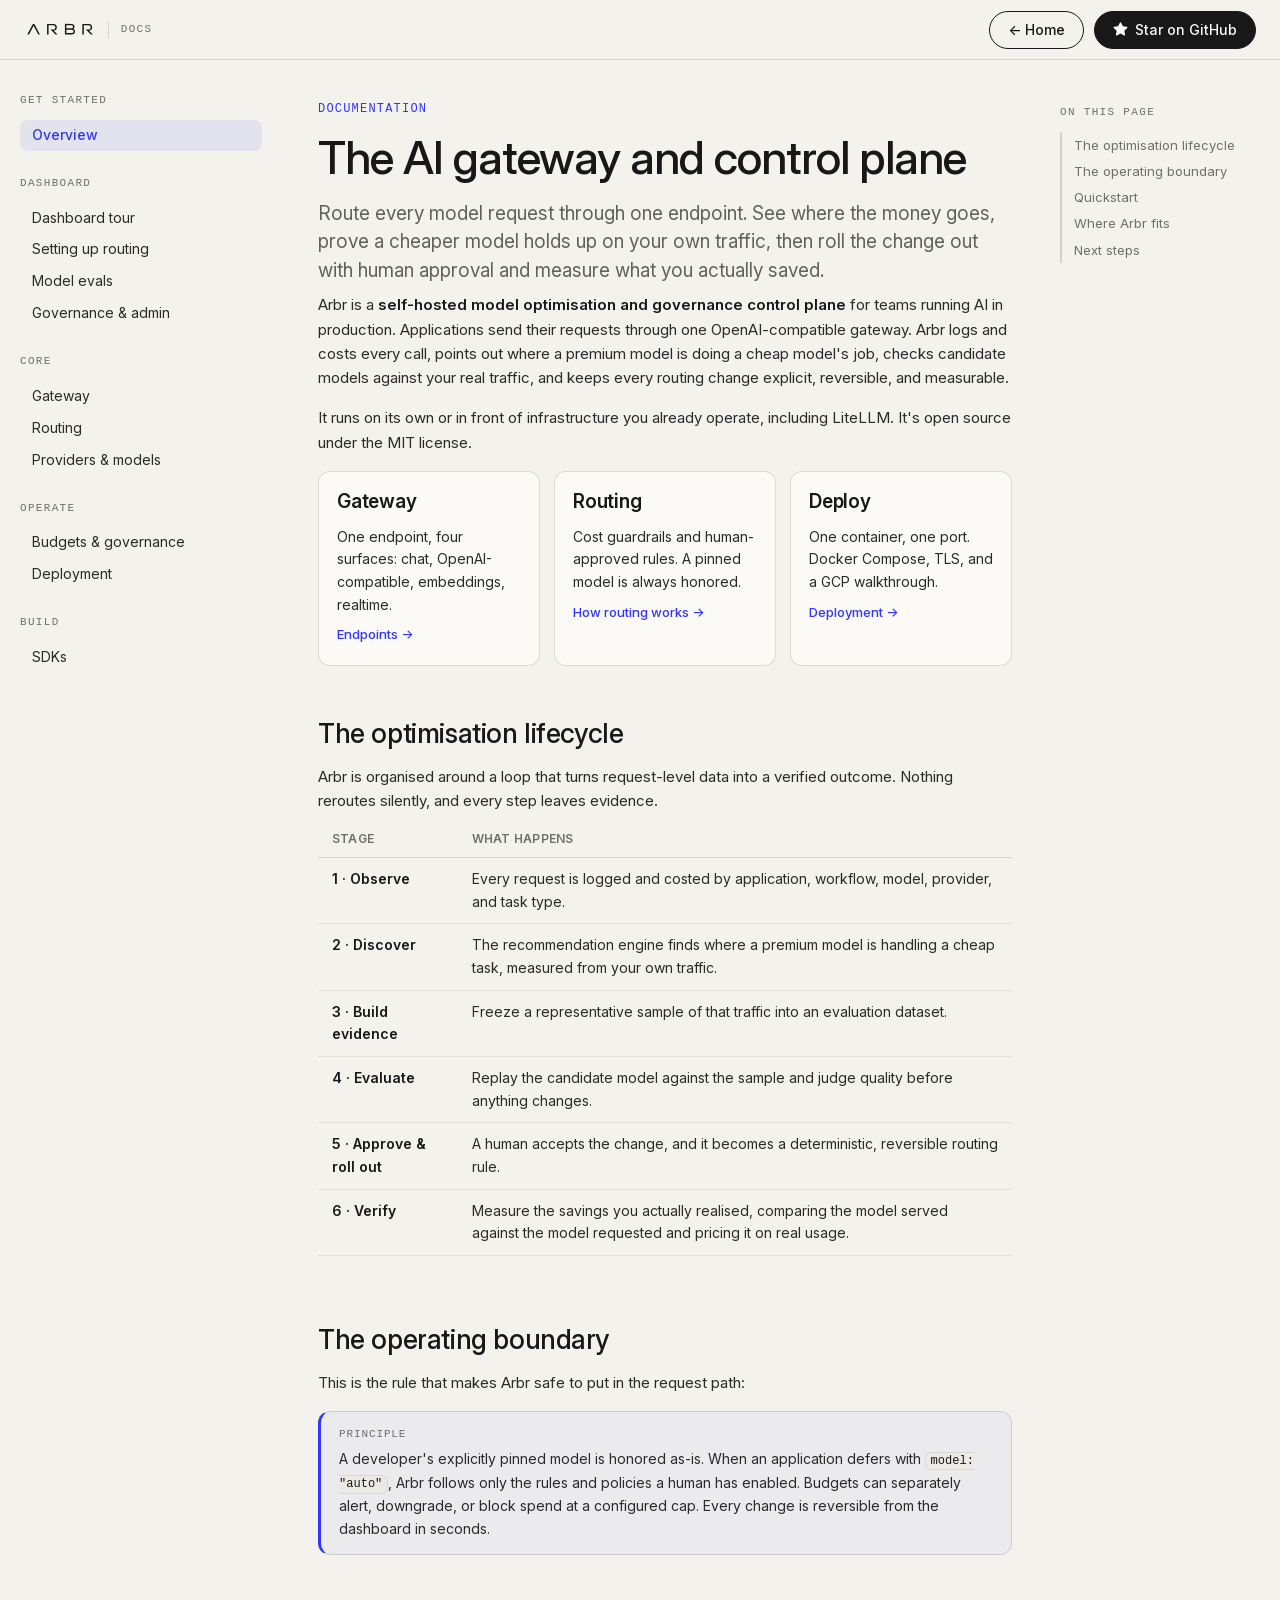
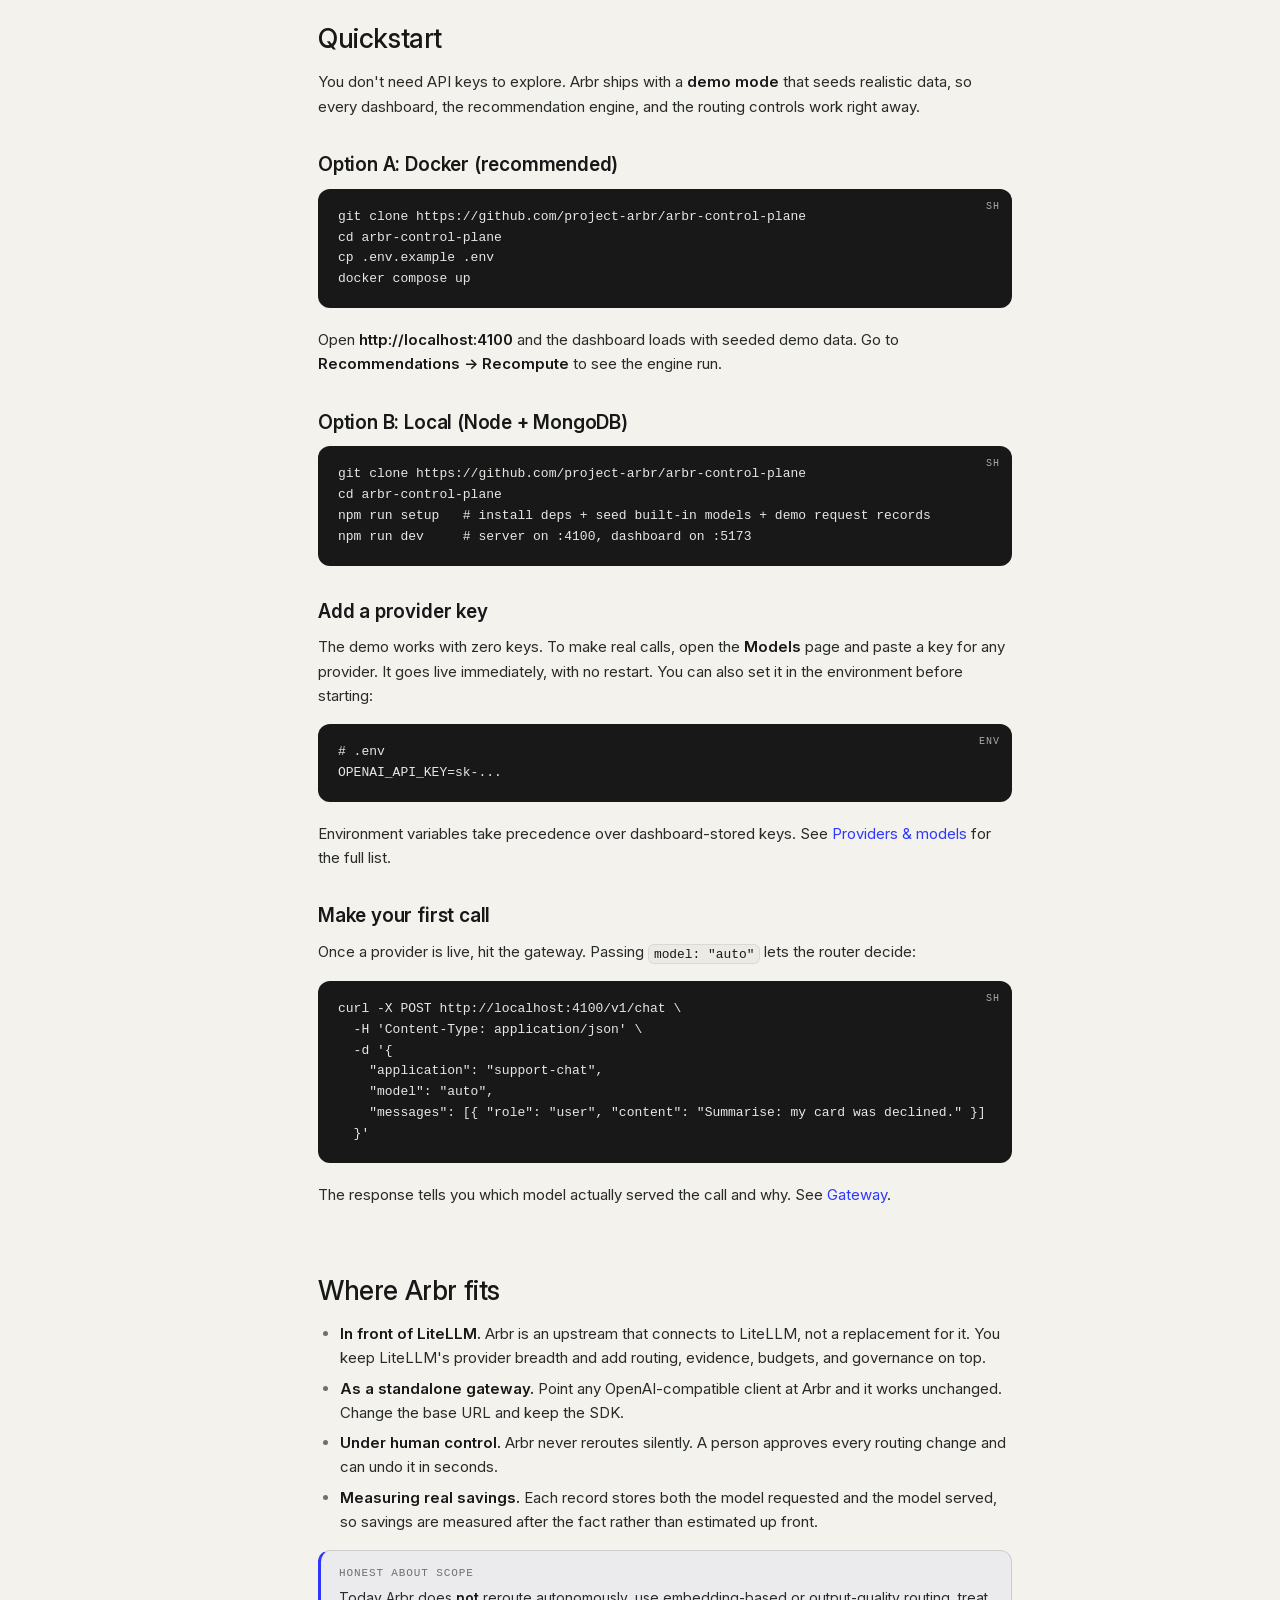
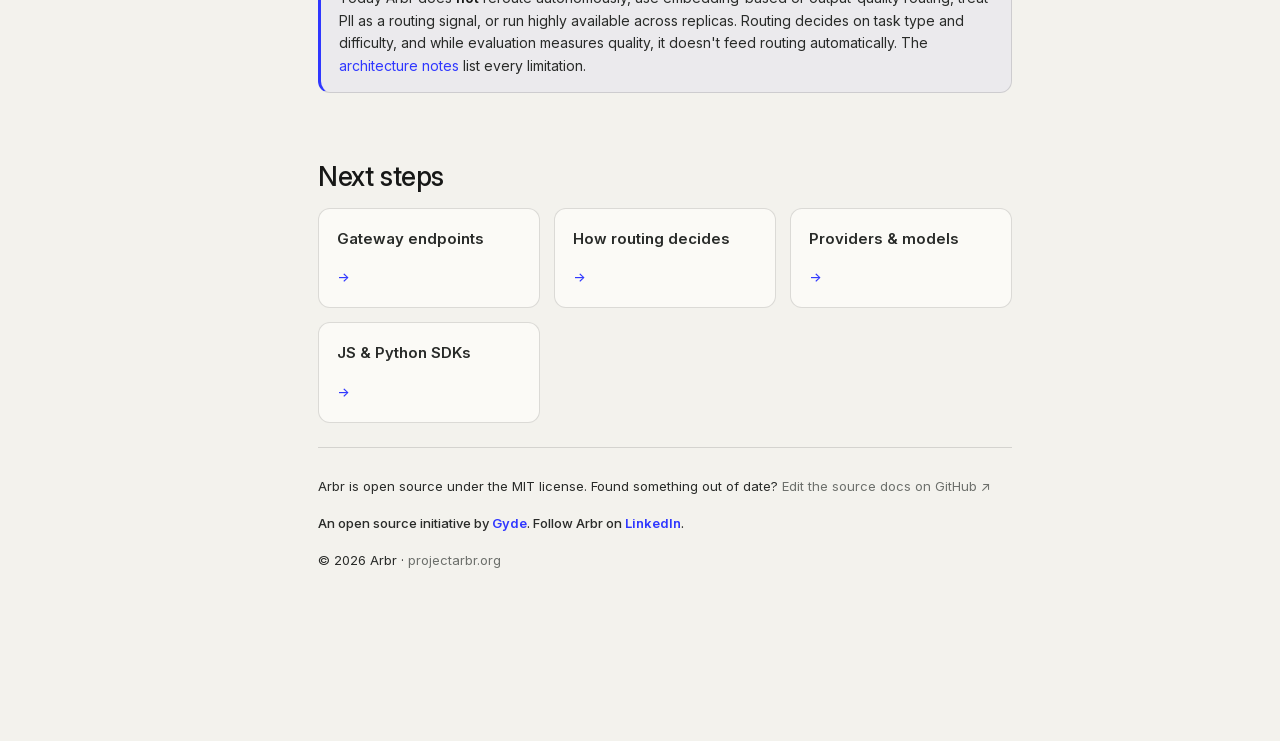
<file: docs/index.html>
<!DOCTYPE html>
<html lang="en">
<head>
  <meta charset="UTF-8" />
  <meta name="viewport" content="width=device-width, initial-scale=1.0" />
  <meta name="description" content="Arbr is a self-hosted AI gateway and control plane for routing, observing, evaluating, and governing every LLM call." />
  <title>Overview · Arbr docs</title>

  <!-- Social share preview. Absolute URLs are required; scrapers do not resolve relative paths. -->
  <meta property="og:type" content="article" />
  <meta property="og:site_name" content="Arbr" />
  <meta property="og:url" content="https://projectarbr.org/docs/" />
  <meta property="og:title" content="Overview · Arbr docs" />
  <meta property="og:description" content="Arbr is a self-hosted AI gateway and control plane for routing, observing, evaluating, and governing every LLM call." />
  <meta property="og:image" content="https://projectarbr.org/assets/og-image.png" />
  <meta property="og:image:width" content="1200" />
  <meta property="og:image:height" content="630" />
  <meta property="og:image:alt" content="Arbr — the open AI gateway and control plane" />
  <meta name="twitter:card" content="summary_large_image" />
  <meta name="twitter:title" content="Overview · Arbr docs" />
  <meta name="twitter:description" content="Arbr is a self-hosted AI gateway and control plane for routing, observing, evaluating, and governing every LLM call." />
  <meta name="twitter:image" content="https://projectarbr.org/assets/og-image.png" />

  <link rel="icon" type="image/svg+xml" href="/favicon.svg" />
  <link rel="apple-touch-icon" href="/apple-touch-icon.png" />
  <link rel="preload" href="/fonts/inter-var-latin.woff2" as="font" type="font/woff2" crossorigin />
  <link rel="stylesheet" href="/docs/docs.css" />
</head>
<body>
  <header class="topbar">
    <a class="brand" href="/" aria-label="Arbr home">
      <img src="/assets/arbr-wordmark.svg" alt="Arbr" />
      <span class="tag">Docs</span>
    </a>
    <div class="topbar-actions">
      <a class="btn btn-light btn-hide-mobile" href="/">← Home</a>
      <a class="btn btn-dark btn-star" href="https://github.com/project-arbr/arbr-control-plane" target="_blank" rel="noopener">
        <svg viewBox="0 0 16 16" fill="currentColor" aria-hidden="true"><path d="M8 .25a.75.75 0 0 1 .673.418l1.882 3.815 4.21.612a.75.75 0 0 1 .416 1.279l-3.046 2.97.719 4.192a.75.75 0 0 1-1.088.791L8 12.347l-3.766 1.98a.75.75 0 0 1-1.088-.79l.72-4.194L.818 6.374a.75.75 0 0 1 .416-1.28l4.21-.611L7.327.668A.75.75 0 0 1 8 .25Z"/></svg>
        Star on GitHub
        <span class="gh-count" data-gh-stars hidden></span>
      </a>
    </div>
  </header>

  <div class="shell">
    <nav class="sidebar">
      <div class="group">
        <p class="group-title">Get started</p>
        <a href="/docs/" class="active">Overview</a>
      </div>
      <div class="group">
        <p class="group-title">Dashboard</p>
        <a href="/docs/dashboard/">Dashboard tour</a>
        <a href="/docs/dashboard/routing/">Setting up routing</a>
        <a href="/docs/dashboard/evals/">Model evals</a>
        <a href="/docs/dashboard/governance/">Governance & admin</a>
      </div>
      <div class="group">
        <p class="group-title">Core</p>
        <a href="/docs/gateway/">Gateway</a>
        <a href="/docs/routing/">Routing</a>
        <a href="/docs/providers/">Providers & models</a>
      </div>
      <div class="group">
        <p class="group-title">Operate</p>
        <a href="/docs/budgets-governance/">Budgets & governance</a>
        <a href="/docs/deployment/">Deployment</a>
      </div>
      <div class="group">
        <p class="group-title">Build</p>
        <a href="/docs/sdks/">SDKs</a>
      </div>
    </nav>

    <main class="content">
      <details class="mobile-nav">
      <summary>Overview &nbsp;·&nbsp; menu</summary>
      <div class="m-links">
        <a href="/docs/" class="active">Overview</a>
        <a href="/docs/dashboard/">Dashboard tour</a>
        <a href="/docs/dashboard/routing/">Setting up routing</a>
        <a href="/docs/dashboard/evals/">Model evals</a>
        <a href="/docs/dashboard/governance/">Governance & admin</a>
        <a href="/docs/gateway/">Gateway</a>
        <a href="/docs/routing/">Routing</a>
        <a href="/docs/providers/">Providers & models</a>
        <a href="/docs/budgets-governance/">Budgets & governance</a>
        <a href="/docs/deployment/">Deployment</a>
        <a href="/docs/sdks/">SDKs</a>
      </div>
    </details>
      
<p class="kicker">Documentation</p>
<h1>The AI gateway and control plane</h1>
<p class="lede">Route every model request through one endpoint. See where the money goes, prove a cheaper model holds up on your own traffic, then roll the change out with human approval and measure what you actually saved.</p>

<p>Arbr is a <strong>self-hosted model optimisation and governance control plane</strong> for teams running AI in production. Applications send their requests through one OpenAI-compatible gateway. Arbr logs and costs every call, points out where a premium model is doing a cheap model's job, checks candidate models against your real traffic, and keeps every routing change explicit, reversible, and measurable.</p>

<p>It runs on its own or in front of infrastructure you already operate, including LiteLLM. It's open source under the MIT license.</p>

<div class="cards">
  <a class="card" href="/docs/gateway/">
    <h3>Gateway</h3>
    <p>One endpoint, four surfaces: chat, OpenAI-compatible, embeddings, realtime.</p>
    <span class="go">Endpoints →</span>
  </a>
  <a class="card" href="/docs/routing/">
    <h3>Routing</h3>
    <p>Cost guardrails and human-approved rules. A pinned model is always honored.</p>
    <span class="go">How routing works →</span>
  </a>
  <a class="card" href="/docs/deployment/">
    <h3>Deploy</h3>
    <p>One container, one port. Docker Compose, TLS, and a GCP walkthrough.</p>
    <span class="go">Deployment →</span>
  </a>
</div>

<h2 id="lifecycle">The optimisation lifecycle</h2>
<p>Arbr is organised around a loop that turns request-level data into a verified outcome. Nothing reroutes silently, and every step leaves evidence.</p>

<div class="table-scroll"><table>
<thead><tr><th>Stage</th><th>What happens</th></tr></thead>
<tbody>
<tr><td><strong>1 · Observe</strong></td><td>Every request is logged and costed by application, workflow, model, provider, and task type.</td></tr>
<tr><td><strong>2 · Discover</strong></td><td>The recommendation engine finds where a premium model is handling a cheap task, measured from your own traffic.</td></tr>
<tr><td><strong>3 · Build evidence</strong></td><td>Freeze a representative sample of that traffic into an evaluation dataset.</td></tr>
<tr><td><strong>4 · Evaluate</strong></td><td>Replay the candidate model against the sample and judge quality before anything changes.</td></tr>
<tr><td><strong>5 · Approve &amp; roll out</strong></td><td>A human accepts the change, and it becomes a deterministic, reversible routing rule.</td></tr>
<tr><td><strong>6 · Verify</strong></td><td>Measure the savings you actually realised, comparing the model served against the model requested and pricing it on real usage.</td></tr>
</tbody>
</table></div>

<h2 id="boundary">The operating boundary</h2>
<p>This is the rule that makes Arbr safe to put in the request path:</p>
<div class="note">
<span class="note-label">Principle</span>
<p>A developer's explicitly pinned model is honored as-is. When an application defers with <code>model: "auto"</code>, Arbr follows only the rules and policies a human has enabled. Budgets can separately alert, downgrade, or block spend at a configured cap. Every change is reversible from the dashboard in seconds.</p>
</div>

<h2 id="quickstart">Quickstart</h2>
<p>You don't need API keys to explore. Arbr ships with a <strong>demo mode</strong> that seeds realistic data, so every dashboard, the recommendation engine, and the routing controls work right away.</p>

<h3>Option A: Docker (recommended)</h3>
<div class="codeblock"><span class="lang">sh</span><pre><code>git clone https://github.com/project-arbr/arbr-control-plane
cd arbr-control-plane
cp .env.example .env
docker compose up</code></pre></div>
<p>Open <strong>http://localhost:4100</strong> and the dashboard loads with seeded demo data. Go to <strong>Recommendations → Recompute</strong> to see the engine run.</p>

<h3>Option B: Local (Node + MongoDB)</h3>
<div class="codeblock"><span class="lang">sh</span><pre><code>git clone https://github.com/project-arbr/arbr-control-plane
cd arbr-control-plane
npm run setup   # install deps + seed built-in models + demo request records
npm run dev     # server on :4100, dashboard on :5173</code></pre></div>

<h3>Add a provider key</h3>
<p>The demo works with zero keys. To make real calls, open the <strong>Models</strong> page and paste a key for any provider. It goes live immediately, with no restart. You can also set it in the environment before starting:</p>
<div class="codeblock"><span class="lang">env</span><pre><code># .env
OPENAI_API_KEY=sk-...</code></pre></div>
<p>Environment variables take precedence over dashboard-stored keys. See <a href="/docs/providers/">Providers &amp; models</a> for the full list.</p>

<h3>Make your first call</h3>
<p>Once a provider is live, hit the gateway. Passing <code>model: "auto"</code> lets the router decide:</p>
<div class="codeblock"><span class="lang">sh</span><pre><code>curl -X POST http://localhost:4100/v1/chat \
  -H 'Content-Type: application/json' \
  -d '{
    "application": "support-chat",
    "model": "auto",
    "messages": [{ "role": "user", "content": "Summarise: my card was declined." }]
  }'</code></pre></div>
<p>The response tells you which model actually served the call and why. See <a href="/docs/gateway/">Gateway</a>.</p>

<h2 id="where-it-fits">Where Arbr fits</h2>
<ul>
<li><strong>In front of LiteLLM.</strong> Arbr is an upstream that connects to LiteLLM, not a replacement for it. You keep LiteLLM's provider breadth and add routing, evidence, budgets, and governance on top.</li>
<li><strong>As a standalone gateway.</strong> Point any OpenAI-compatible client at Arbr and it works unchanged. Change the base URL and keep the SDK.</li>
<li><strong>Under human control.</strong> Arbr never reroutes silently. A person approves every routing change and can undo it in seconds.</li>
<li><strong>Measuring real savings.</strong> Each record stores both the model requested and the model served, so savings are measured after the fact rather than estimated up front.</li>
</ul>

<div class="note">
<span class="note-label">Honest about scope</span>
<p>Today Arbr does <strong>not</strong> reroute autonomously, use embedding-based or output-quality routing, treat PII as a routing signal, or run highly available across replicas. Routing decides on task type and difficulty, and while evaluation measures quality, it doesn't feed routing automatically. The <a href="https://github.com/project-arbr/arbr-control-plane/blob/main/ARCHITECTURE.md" target="_blank" rel="noopener">architecture notes</a> list every limitation.</p>
</div>

<h2 id="next">Next steps</h2>
<div class="cards">
  <a class="card" href="/docs/gateway/"><h4>Gateway endpoints</h4><span class="go">→</span></a>
  <a class="card" href="/docs/routing/"><h4>How routing decides</h4><span class="go">→</span></a>
  <a class="card" href="/docs/providers/"><h4>Providers &amp; models</h4><span class="go">→</span></a>
  <a class="card" href="/docs/sdks/"><h4>JS &amp; Python SDKs</h4><span class="go">→</span></a>
</div>

      <footer class="docs-footer">
        <p>Arbr is open source under the MIT license. Found something out of date?
        <a href="https://github.com/project-arbr/arbr-control-plane/tree/main/docs" target="_blank" rel="noopener">Edit the source docs on GitHub ↗</a></p>
        <p class="docs-initiative">An open source initiative by <a href="https://gyde.ai" target="_blank" rel="noopener">Gyde</a>. Follow Arbr on <a href="https://www.linkedin.com/company/project-arbr/" target="_blank" rel="noopener">LinkedIn</a>.</p>
        <p>© 2026 Arbr · <a href="/">projectarbr.org</a></p>
      </footer>
    </main>

    <aside class="toc">
      <p class="toc-title">On this page</p>
      <a href="#lifecycle">The optimisation lifecycle</a>
      <a href="#boundary">The operating boundary</a>
      <a href="#quickstart">Quickstart</a>
      <a href="#where-it-fits">Where Arbr fits</a>
      <a href="#next">Next steps</a>
    </aside>
  </div>

  <script>
    // Copy buttons for code blocks, same behaviour as the marketing page.
    document.querySelectorAll(".codeblock").forEach(function (block) {
      var btn = document.createElement("button");
      btn.className = "copy-btn";
      btn.type = "button";
      btn.textContent = "Copy";
      btn.addEventListener("click", function () {
        var code = block.querySelector("pre");
        navigator.clipboard.writeText(code ? code.innerText : "").then(function () {
          btn.textContent = "Copied";
          setTimeout(function () { btn.textContent = "Copy"; }, 1400);
        });
      });
      block.appendChild(btn);
    });
  </script>
  <script src="/assets/gh-stars.js" defer></script>
</body>
</html>
</file>
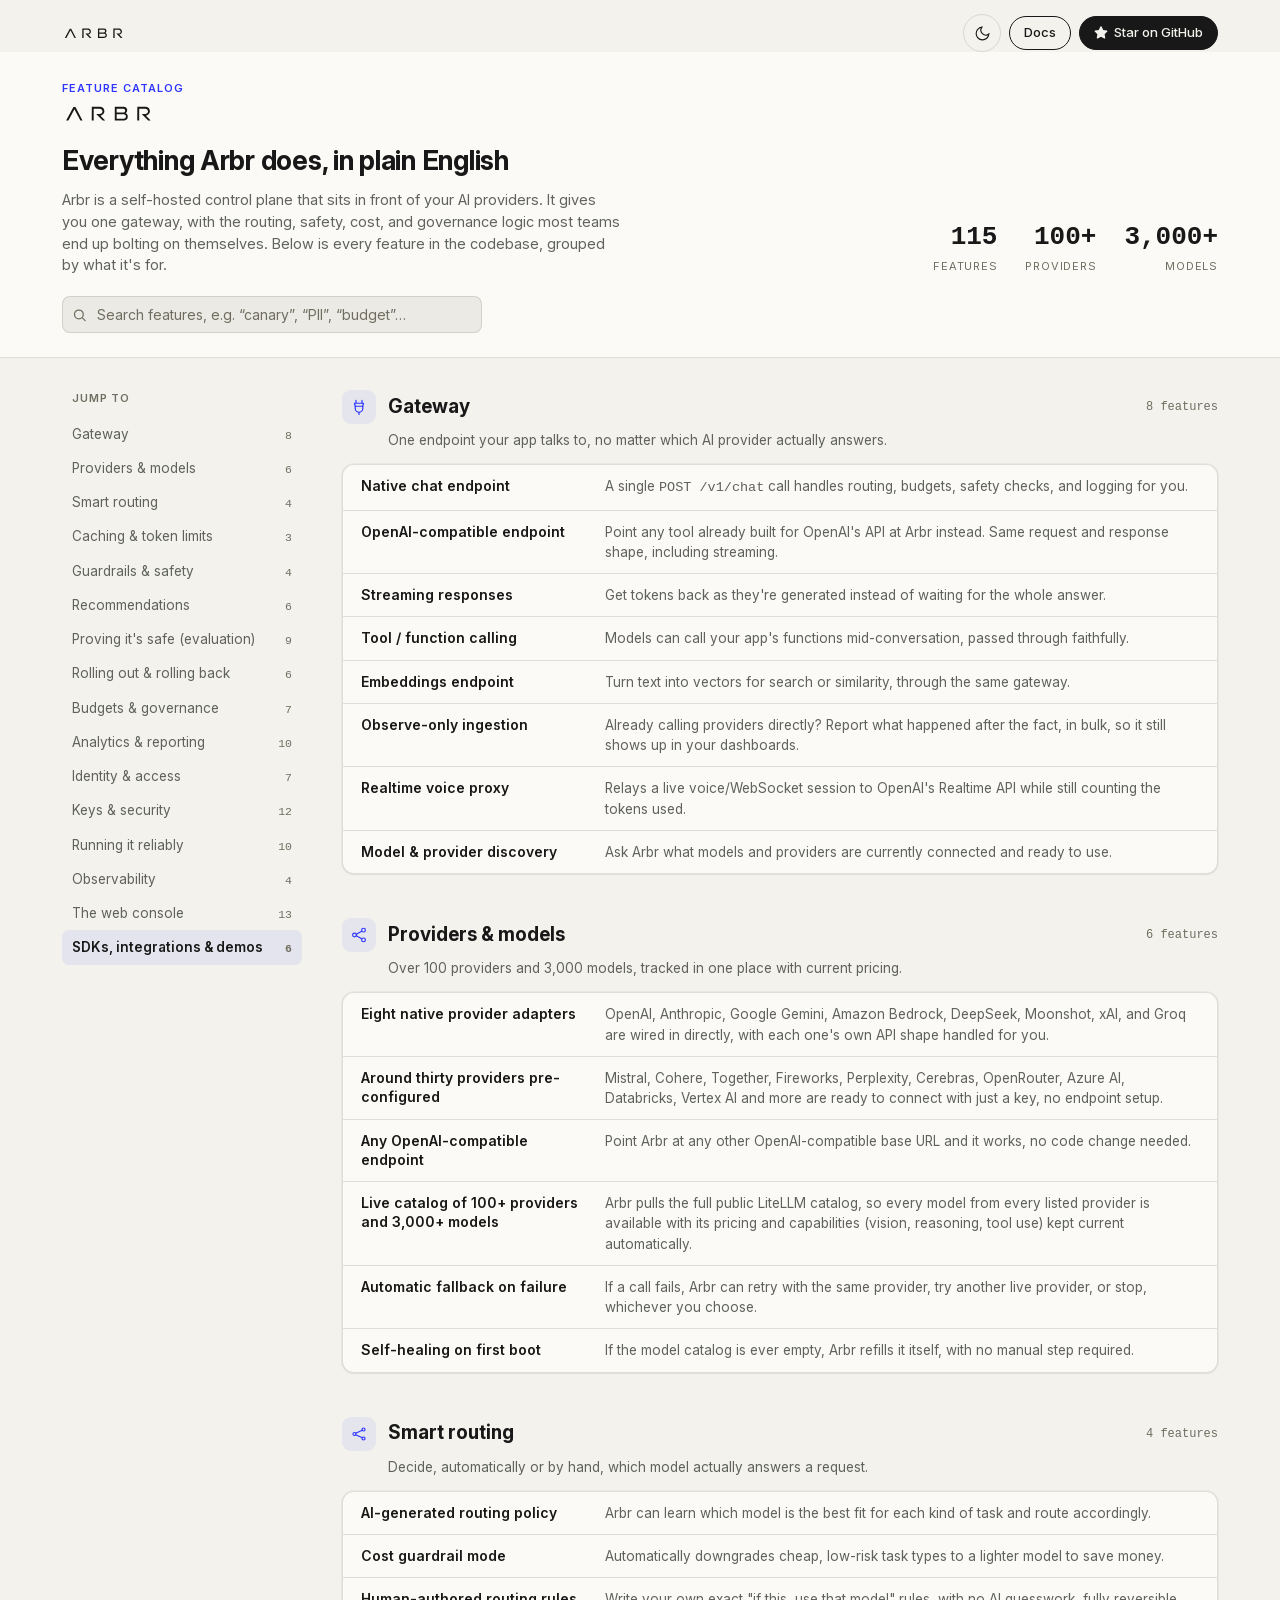
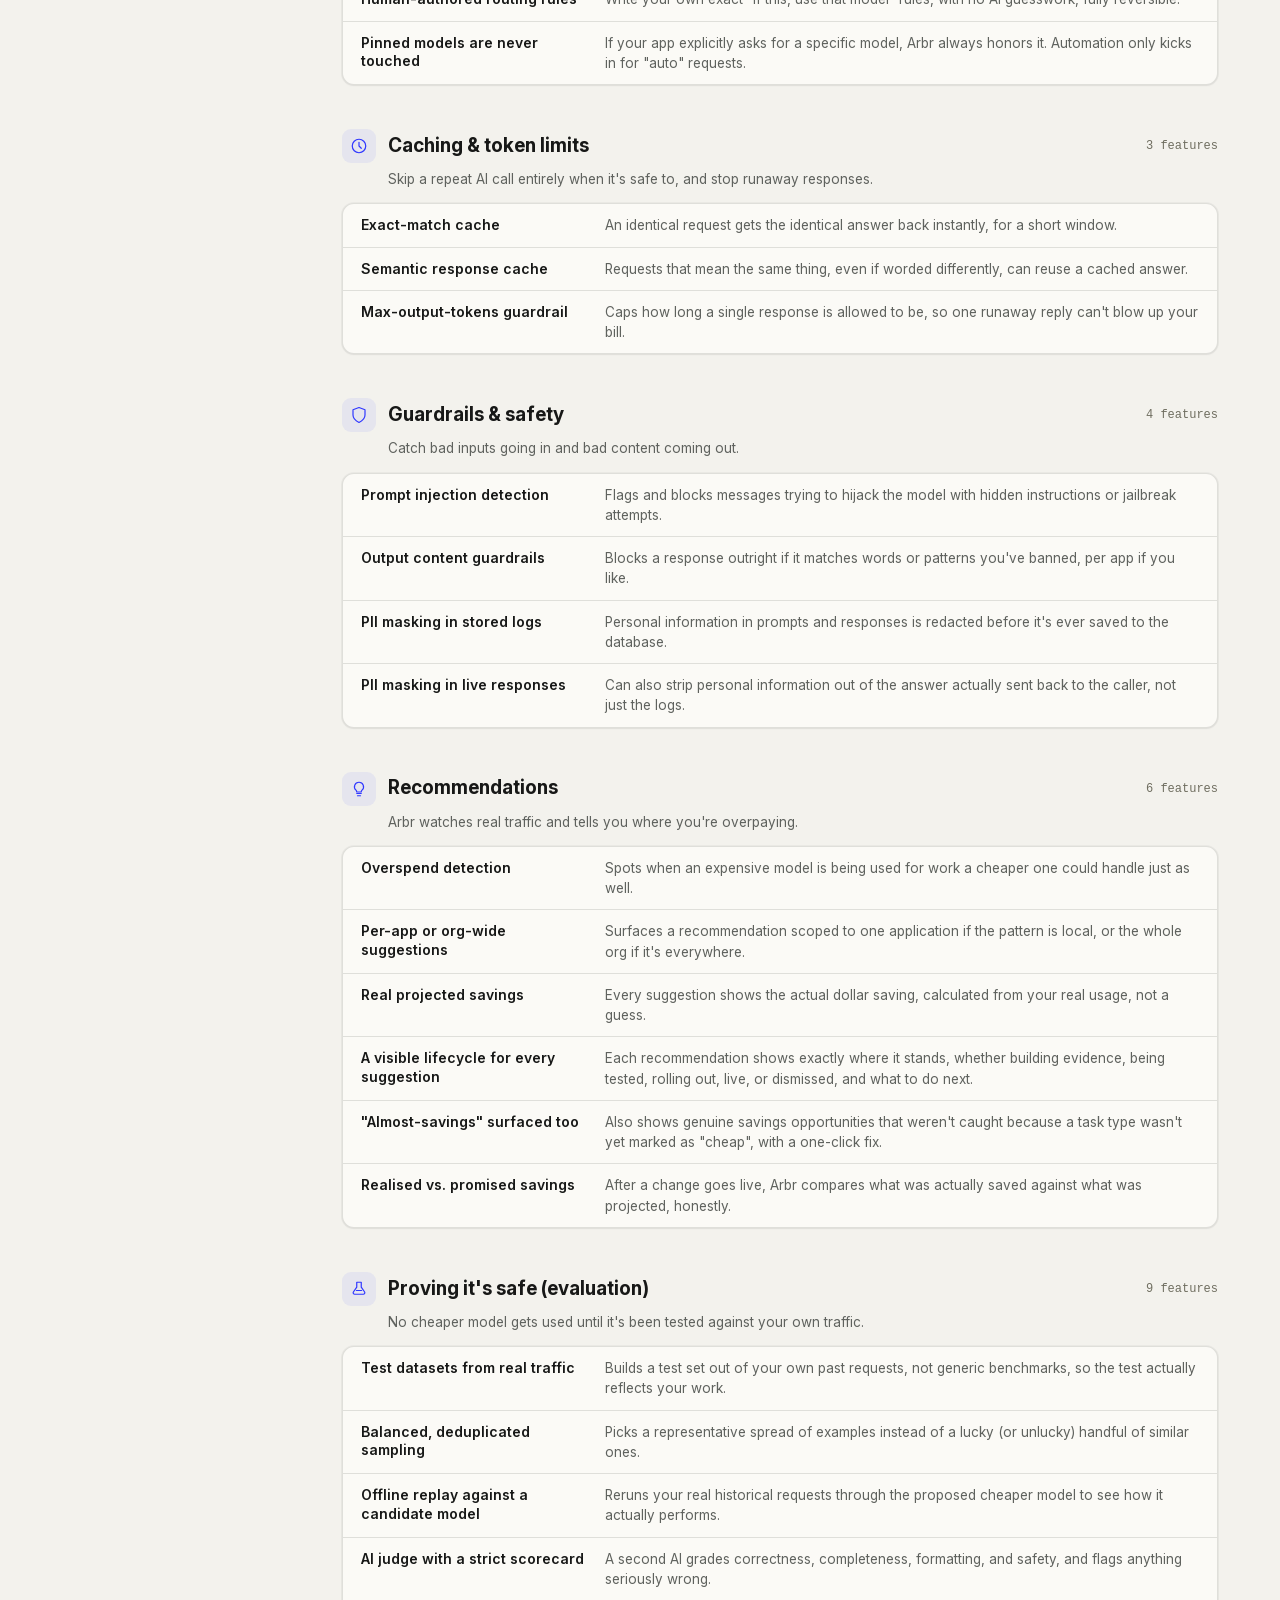
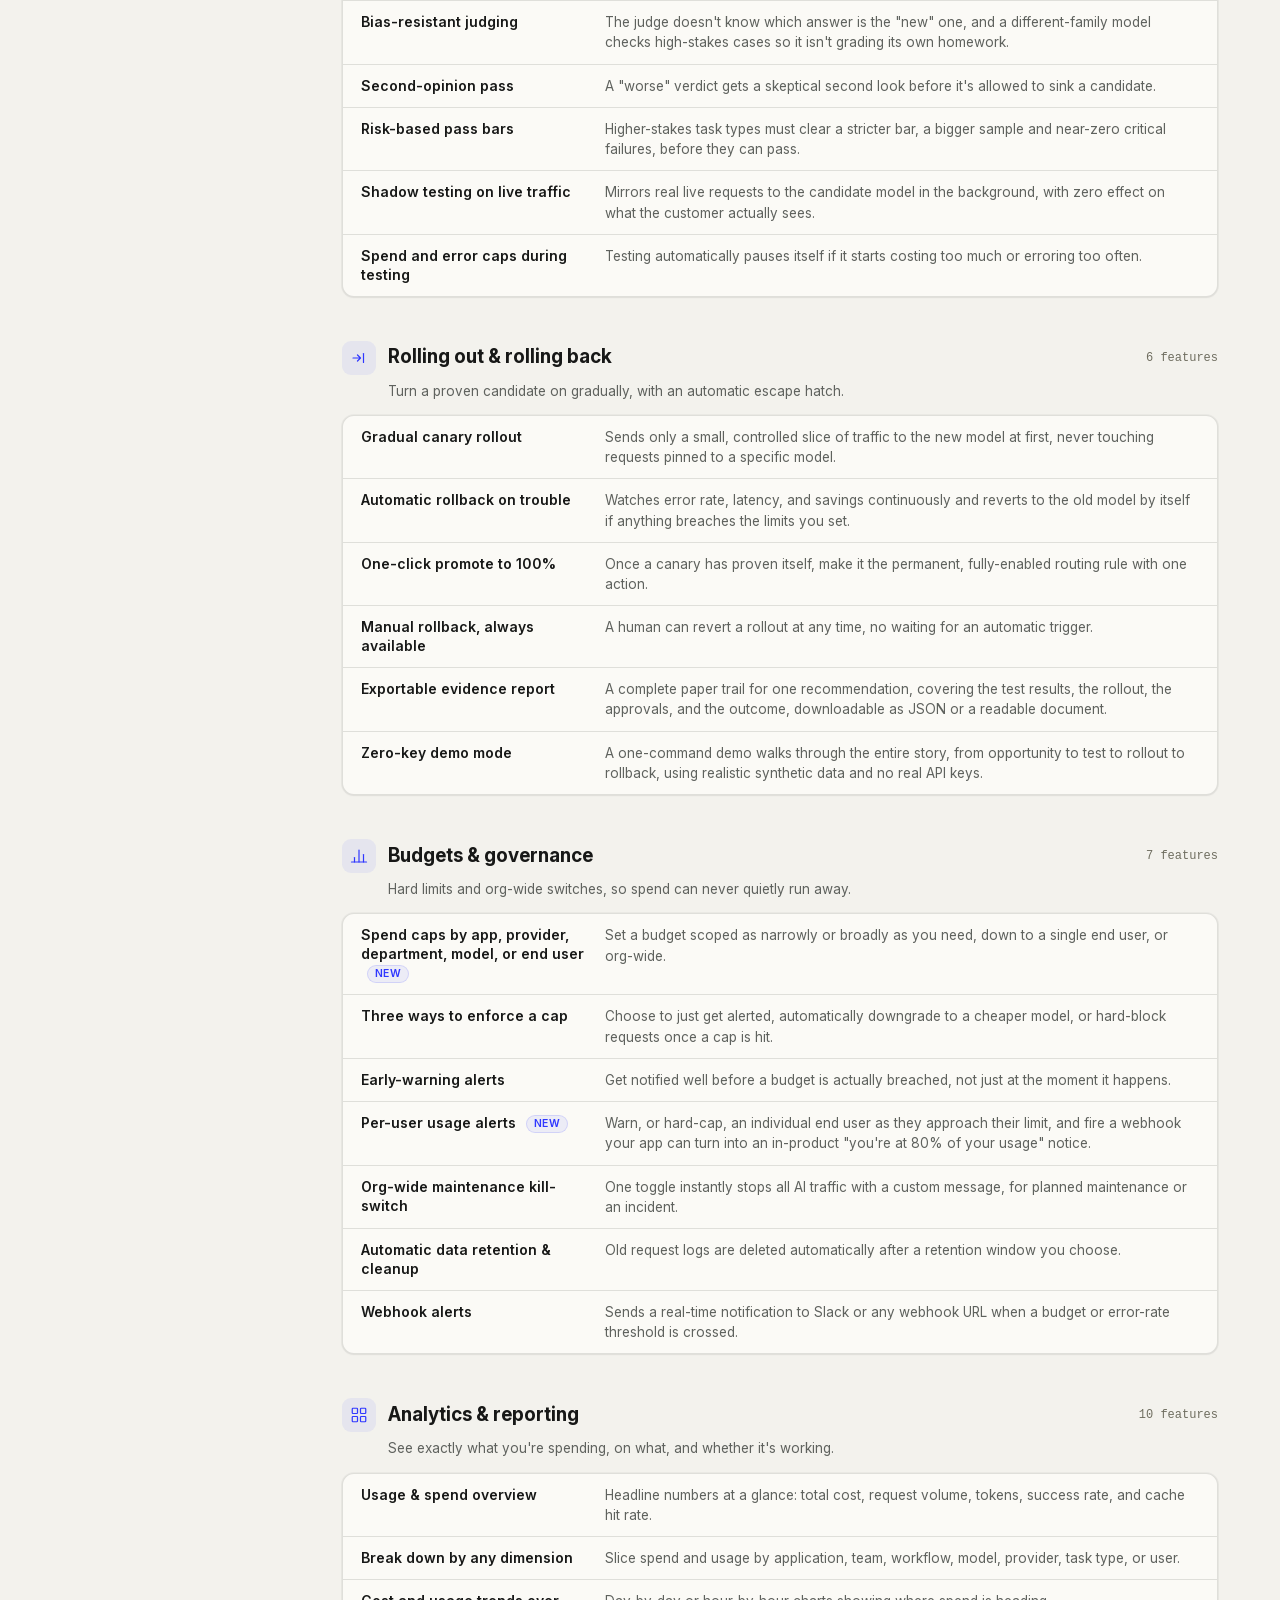
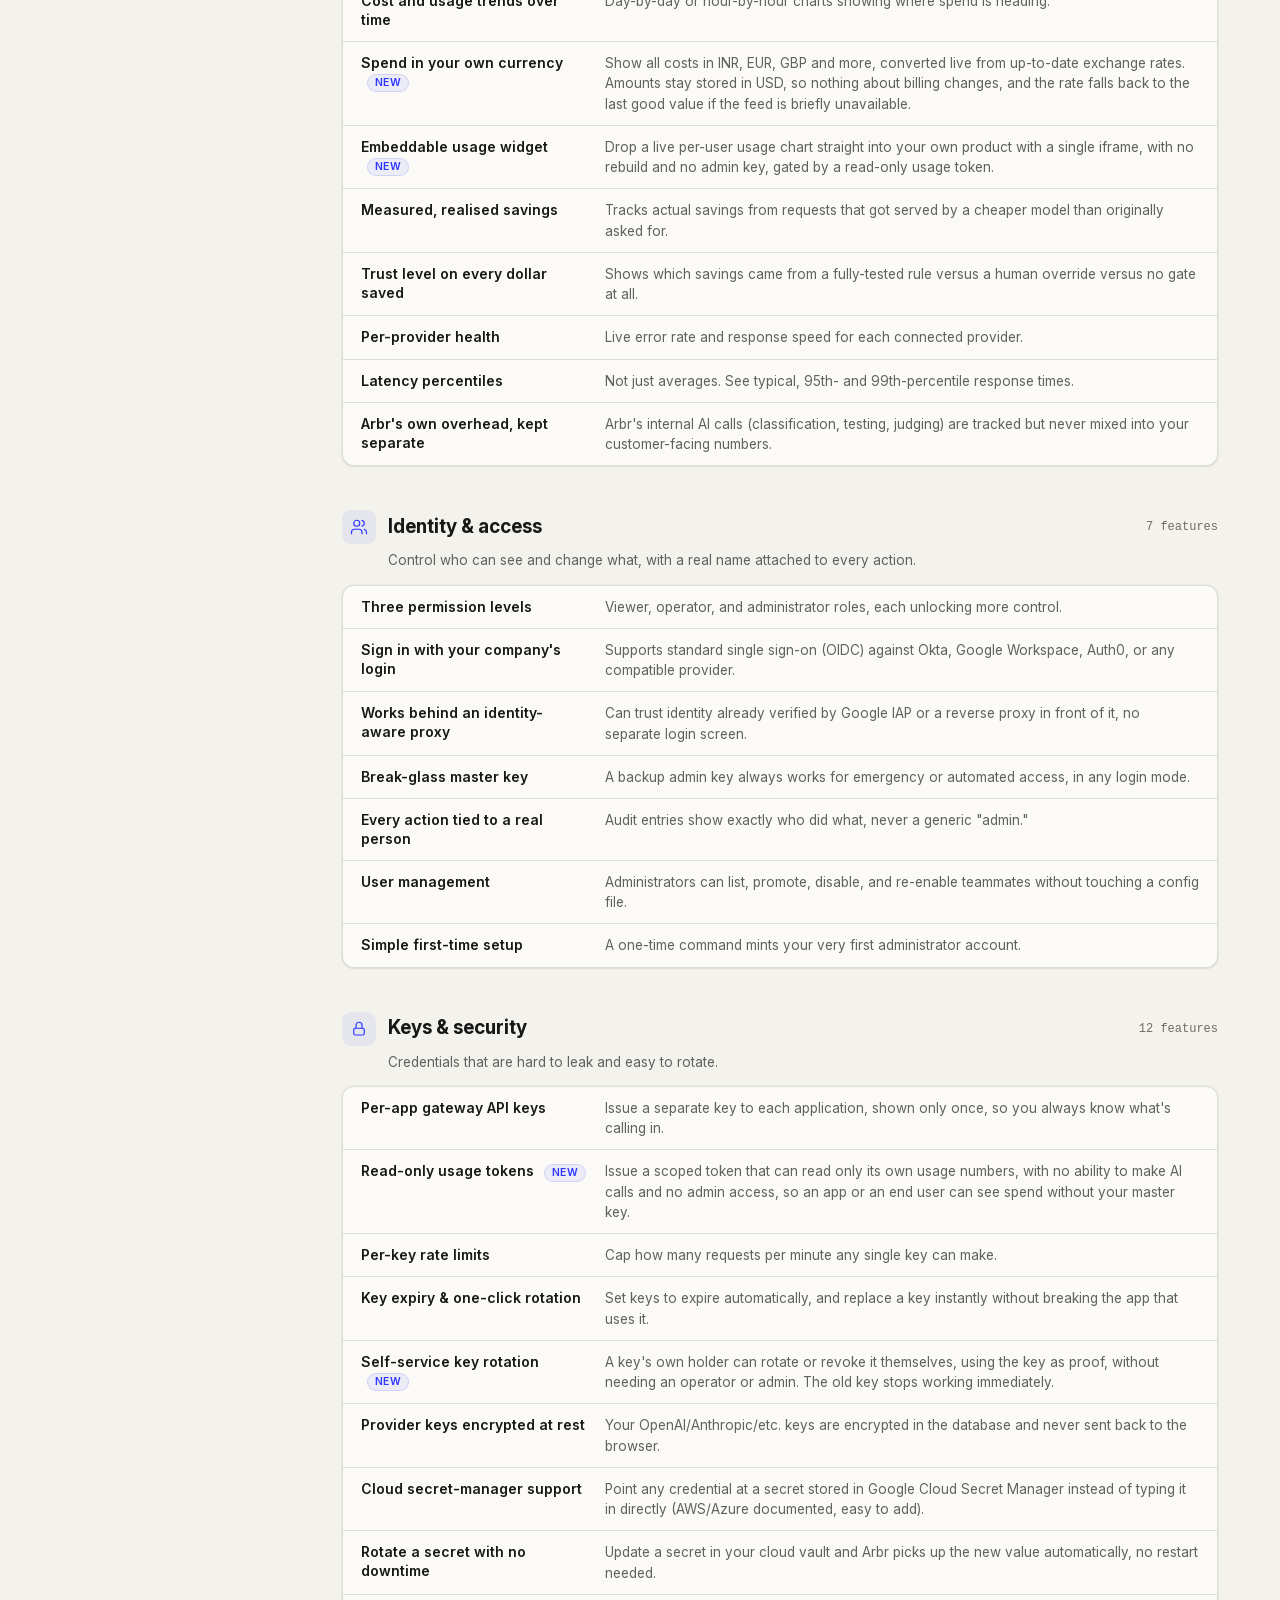
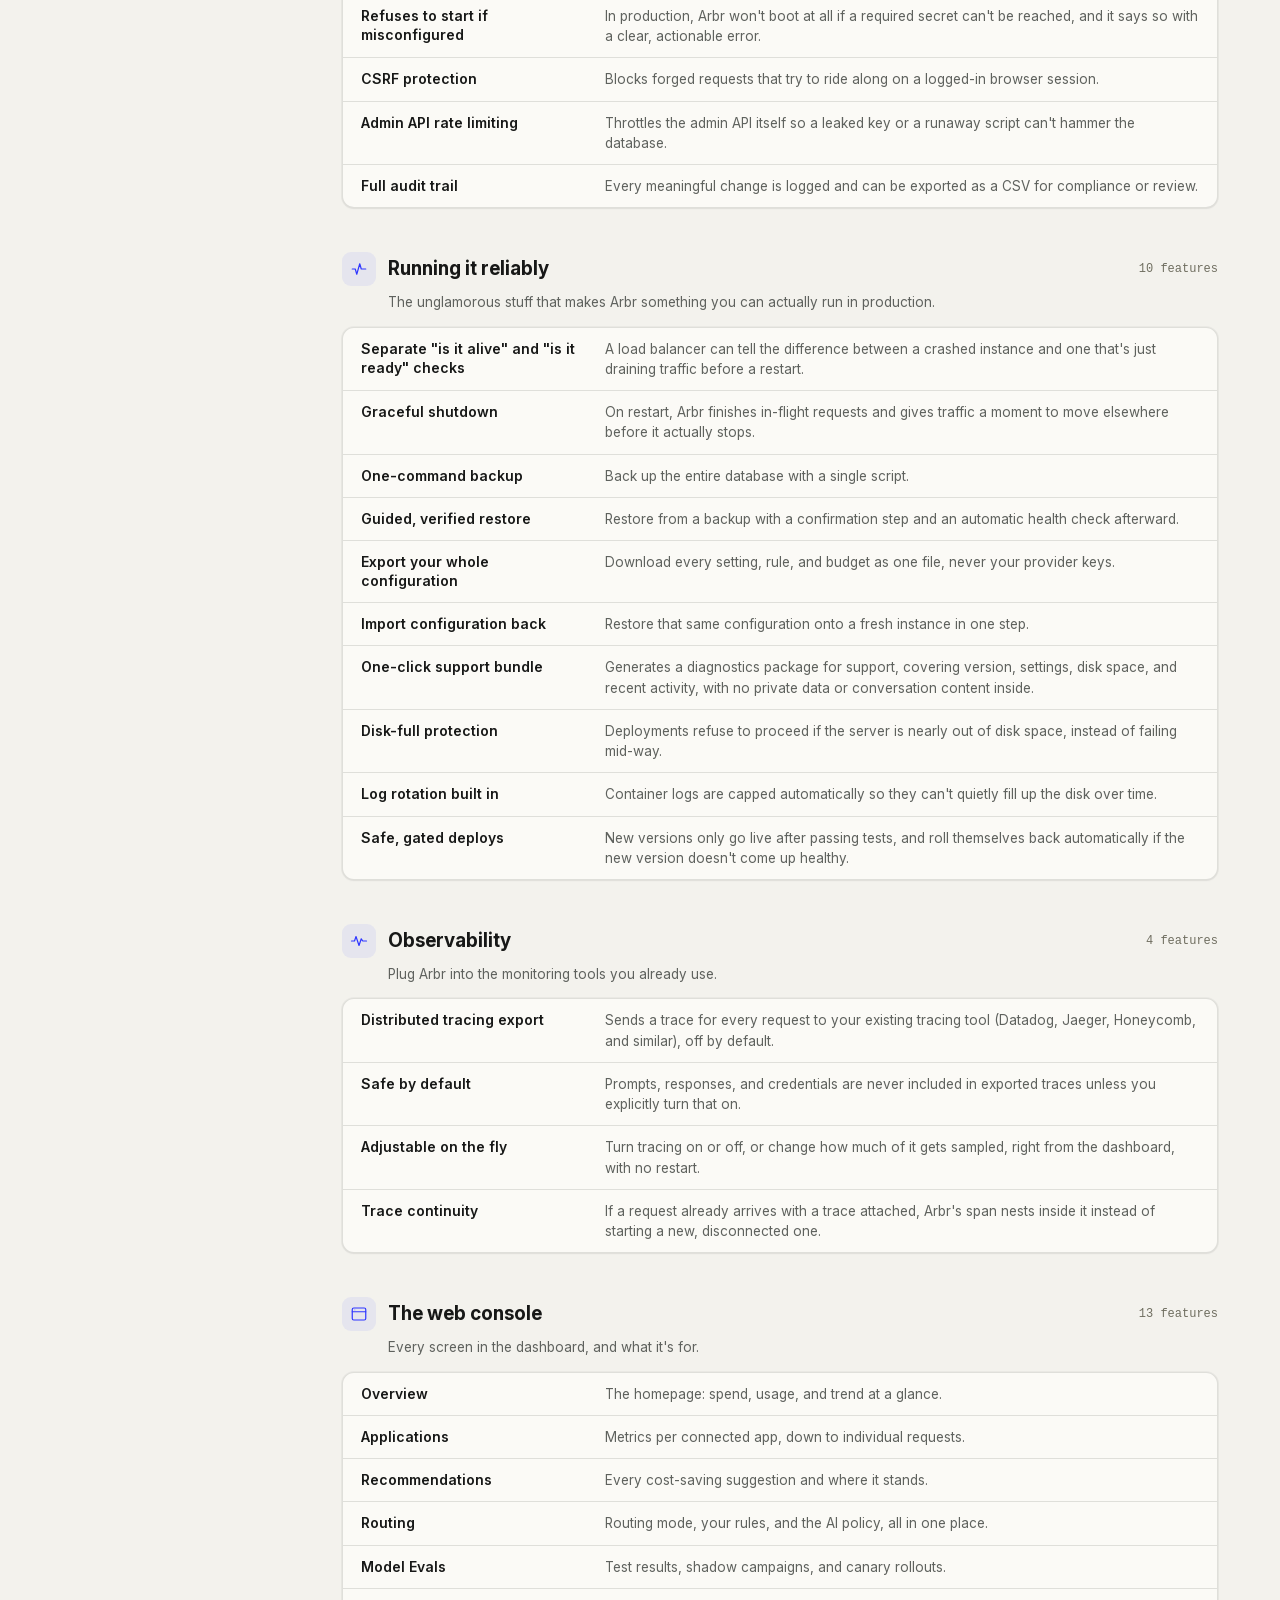
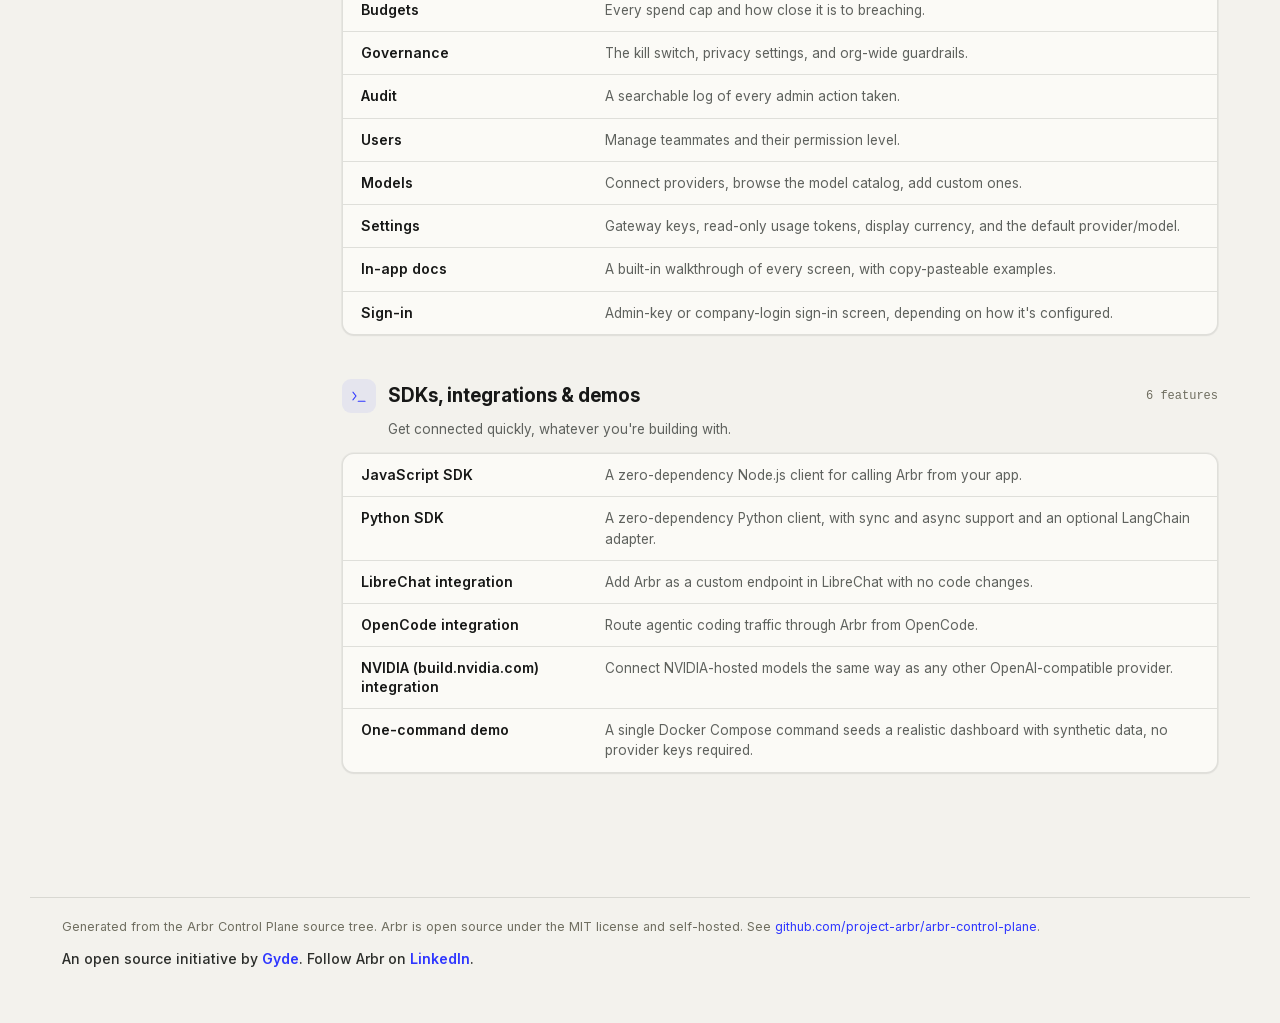
<file: features/index.html>
<!DOCTYPE html>
<html lang="en">
<head>
<meta charset="UTF-8" />
<meta name="viewport" content="width=device-width, initial-scale=1.0" />
<!-- Apply the saved theme before first paint so there is no flash of the wrong theme. -->
<script>(function(){try{var t=localStorage.getItem('arbr-theme');if(t==='dark'||t==='light')document.documentElement.setAttribute('data-theme',t);}catch(e){}})();</script>
<title>Arbr Feature catalog</title>
<meta name="description" content="Every feature in the Arbr AI control plane, in plain English.">

<!-- Social share preview. Absolute URLs are required; scrapers do not resolve relative paths. -->
<meta property="og:type" content="website" />
<meta property="og:site_name" content="Arbr" />
<meta property="og:url" content="https://projectarbr.org/features/" />
<meta property="og:title" content="Arbr Feature catalog" />
<meta property="og:description" content="Every feature in the Arbr AI control plane, in plain English." />
<meta property="og:image" content="https://projectarbr.org/assets/og-image.png" />
<meta property="og:image:width" content="1200" />
<meta property="og:image:height" content="630" />
<meta property="og:image:alt" content="Arbr — the open AI gateway and control plane" />
<meta name="twitter:card" content="summary_large_image" />
<meta name="twitter:title" content="Arbr Feature catalog" />
<meta name="twitter:description" content="Every feature in the Arbr AI control plane, in plain English." />
<meta name="twitter:image" content="https://projectarbr.org/assets/og-image.png" />

<link rel="icon" type="image/svg+xml" href="/favicon.svg" />
<link rel="apple-touch-icon" href="/apple-touch-icon.png" />
<link rel="preload" href="/fonts/inter-var-latin.woff2" as="font" type="font/woff2" crossorigin />
<style>
  /* Shares the warm-paper design system with projectarbr.org and /docs. */
  @font-face {
    font-family: "Inter";
    font-style: normal;
    font-weight: 100 900;
    font-display: swap;
    src: url("/fonts/inter-var-latin.woff2") format("woff2");
  }
  :root {
    --paper: #f3f2ed;
    --surface: #fbfaf6;
    --surface-2: #ebeae4;
    --ink: #171817;
    --ink-2: #2c2e2b;
    --ink-soft: #5f625e;
    --ink-faint: #6f6e60;
    --hairline: rgba(23, 24, 23, 0.12);
    --signal: #2f37ff;
    --signal-ink: #2f37ff;
    --signal-wash: rgba(47, 55, 255, 0.07);
    --signal-wash-strong: rgba(47, 55, 255, 0.14);
    --shadow-card: 0 1px 2px 0 rgb(0 0 0 / 0.05), 0 0 0 1px rgb(0 0 0 / 0.04);
    --radius: 12px;
  }

  /* Dark theme. The same token set is applied two ways: automatically when the OS
     prefers dark (unless the visitor forced light), and explicitly via the header
     toggle (data-theme="dark", which also wins over a light OS). */
  @media (prefers-color-scheme: dark) {
    :root:not([data-theme="light"]) {
      --paper: #131413;
      --surface: #1b1c1a;
      --surface-2: #212220;
      --ink: #f3f2ed;
      --ink-2: #dcdbd3;
      --ink-soft: #b6b7b0;
      --ink-faint: #8d8e85;
      --hairline: rgba(243, 242, 237, 0.14);
      --signal-ink: #9aa4ff;
      --signal-wash: rgba(120, 132, 255, 0.13);
      --signal-wash-strong: rgba(120, 132, 255, 0.24);
      --shadow-card: 0 1px 2px 0 rgb(0 0 0 / 0.4), 0 0 0 1px rgb(255 255 255 / 0.06);
    }
  }
  :root[data-theme="dark"] {
    --paper: #131413;
    --surface: #1b1c1a;
    --surface-2: #212220;
    --ink: #f3f2ed;
    --ink-2: #dcdbd3;
    --ink-soft: #b6b7b0;
    --ink-faint: #8d8e85;
    --hairline: rgba(243, 242, 237, 0.14);
    --signal-ink: #9aa4ff;
    --signal-wash: rgba(120, 132, 255, 0.13);
    --signal-wash-strong: rgba(120, 132, 255, 0.24);
    --shadow-card: 0 1px 2px 0 rgb(0 0 0 / 0.4), 0 0 0 1px rgb(255 255 255 / 0.06);
  }

  * { box-sizing: border-box; }
  html, body { margin: 0; padding: 0; }
  body {
    background: var(--paper);
    color: var(--ink);
    font-family: "Inter", system-ui, -apple-system, "Segoe UI", Arial, sans-serif;
    -webkit-font-smoothing: antialiased;
    text-rendering: optimizeLegibility;
    line-height: 1.5;
  }
  .mono {
    font-family: ui-monospace, "SF Mono", "Cascadia Code", "Roboto Mono", Consolas, monospace;
  }
  a { color: inherit; }
  h1, h2, h3 { text-wrap: balance; margin: 0; }
  :focus-visible {
    outline: 2px solid var(--signal);
    outline-offset: 2px;
    border-radius: 4px;
  }
  @media (prefers-reduced-motion: reduce) {
    * { scroll-behavior: auto !important; transition: none !important; }
  }

  /* ── Masthead ───────────────────────────────────────────────────── */
  .masthead {
    border-bottom: 1px solid var(--hairline);
    background: var(--surface);
  }
  .masthead-inner {
    max-width: 1220px;
    margin: 0 auto;
    padding: 28px 32px 24px;
  }
  .brand-row {
    display: flex;
    align-items: flex-end;
    justify-content: space-between;
    gap: 24px;
    flex-wrap: wrap;
  }
  .wordmark { height: 22px; width: auto; color: var(--ink); flex-shrink: 0; }
  .kicker {
    font-size: 11px;
    font-weight: 600;
    letter-spacing: 0.09em;
    text-transform: uppercase;
    color: var(--signal-ink);
    margin-bottom: 6px;
    display: block;
  }
  .title-block h1 {
    font-size: 27px;
    font-weight: 700;
    letter-spacing: -0.01em;
  }
  .title-block p {
    margin: 8px 0 0;
    color: var(--ink-soft);
    font-size: 14.5px;
    max-width: 62ch;
  }
  .stat-strip {
    display: flex;
    gap: 28px;
    flex-shrink: 0;
  }
  .stat { text-align: right; }
  .stat .num {
    font-family: ui-monospace, "SF Mono", "Cascadia Code", "Roboto Mono", Consolas, monospace;
    font-variant-numeric: tabular-nums;
    font-size: 26px;
    font-weight: 600;
    color: var(--ink);
    display: block;
    line-height: 1.1;
  }
  .stat .lbl {
    font-size: 11px;
    color: var(--ink-faint);
    text-transform: uppercase;
    letter-spacing: 0.07em;
  }
  .search-row {
    margin-top: 20px;
    display: flex;
    align-items: center;
    gap: 10px;
  }
  .search-row svg { flex-shrink: 0; color: var(--ink-faint); }
  #search {
    width: 100%;
    max-width: 420px;
    background: var(--surface-2);
    border: 1px solid var(--hairline);
    border-radius: 8px;
    padding: 9px 12px 9px 34px;
    font-size: 14px;
    color: var(--ink);
    font-family: inherit;
  }
  #search::placeholder { color: var(--ink-faint); }
  .search-wrap { position: relative; max-width: 420px; width: 100%; }
  .search-wrap svg {
    position: absolute; left: 10px; top: 50%; transform: translateY(-50%);
  }
  #matchCount {
    font-size: 12.5px;
    color: var(--ink-faint);
    white-space: nowrap;
  }

  /* ── Layout ─────────────────────────────────────────────────────── */
  .layout {
    max-width: 1220px;
    margin: 0 auto;
    display: grid;
    grid-template-columns: 240px minmax(0, 1fr);
    gap: 40px;
    padding: 32px 32px 80px;
    align-items: start;
  }
  @media (max-width: 860px) {
    .layout { grid-template-columns: 1fr; }
    .index { position: static !important; order: 2; }
  }

  .index {
    position: sticky;
    top: 24px;
    max-height: calc(100vh - 48px);
    overflow-y: auto;
  }
  .index-title {
    font-size: 11px;
    font-weight: 600;
    letter-spacing: 0.08em;
    text-transform: uppercase;
    color: var(--ink-faint);
    padding: 0 10px 10px;
  }
  .index a {
    display: flex;
    justify-content: space-between;
    align-items: baseline;
    gap: 8px;
    text-decoration: none;
    padding: 7px 10px;
    border-radius: 7px;
    font-size: 13.5px;
    color: var(--ink-soft);
    transition: background-color 0.12s ease, color 0.12s ease;
  }
  .index a:hover { background: var(--surface-2); color: var(--ink); }
  .index a.active {
    background: var(--signal-wash);
    color: var(--ink);
    font-weight: 600;
  }
  .index a .n {
    font-family: ui-monospace, "SF Mono", "Cascadia Code", "Roboto Mono", Consolas, monospace;
    font-variant-numeric: tabular-nums;
    font-size: 11.5px;
    color: var(--ink-faint);
  }

  .content { min-width: 0; }

  section.cat { margin-bottom: 44px; scroll-margin-top: 20px; }
  .cat-head {
    display: flex;
    align-items: center;
    gap: 12px;
    margin-bottom: 4px;
  }
  .cat-icon {
    width: 34px; height: 34px;
    border-radius: 9px;
    background: var(--signal-wash);
    color: var(--signal-ink);
    display: flex; align-items: center; justify-content: center;
    flex-shrink: 0;
  }
  .cat-icon svg { width: 18px; height: 18px; stroke: currentColor; fill: none; stroke-width: 1.6; stroke-linecap: round; stroke-linejoin: round; }
  .cat-head h2 { font-size: 19px; font-weight: 700; }
  .cat-count {
    font-family: ui-monospace, "SF Mono", "Cascadia Code", "Roboto Mono", Consolas, monospace;
    font-variant-numeric: tabular-nums;
    font-size: 12px;
    color: var(--ink-faint);
    margin-left: auto;
    padding-left: 12px;
    white-space: nowrap;
  }
  .cat-desc {
    color: var(--ink-soft);
    font-size: 13.5px;
    margin: 6px 0 14px 46px;
    max-width: 68ch;
  }

  .rows {
    background: var(--surface);
    border: 1px solid var(--hairline);
    border-radius: var(--radius);
    box-shadow: var(--shadow-card);
    overflow: hidden;
  }
  .row {
    display: flex;
    gap: 18px;
    align-items: baseline;
    padding: 11px 18px;
    border-bottom: 1px solid var(--hairline);
  }
  .row:last-child { border-bottom: none; }
  .row .name {
    font-weight: 600;
    font-size: 14px;
    color: var(--ink);
    flex: 0 0 auto;
    width: 226px;
    line-height: 1.35;
  }
  .tag-new {
    display: inline-block;
    vertical-align: middle;
    margin-left: 6px;
    padding: 1px 7px;
    font-size: 10.5px;
    font-weight: 600;
    letter-spacing: 0.03em;
    text-transform: uppercase;
    color: var(--signal-ink);
    background: var(--signal-wash);
    border: 1px solid var(--signal-wash-strong);
    border-radius: 999px;
  }
  .row .desc {
    font-size: 13.5px;
    color: var(--ink-soft);
    line-height: 1.5;
  }
  @media (max-width: 640px) {
    .row { flex-direction: column; gap: 3px; padding: 12px 16px; }
    .row .name { width: auto; }
  }
  .row.hidden { display: none; }
  mark {
    background: var(--signal-wash-strong);
    color: inherit;
    border-radius: 3px;
    padding: 0 1px;
  }

  footer {
    max-width: 1220px;
    margin: 0 auto;
    padding: 0 32px 48px;
    color: var(--ink-faint);
    font-size: 12.5px;
    border-top: 1px solid var(--hairline);
    padding-top: 20px;
  }
  footer a { color: var(--signal-ink); text-decoration: none; }
  footer a:hover { text-decoration: underline; }
  footer p { margin: 0 0 8px; }
  footer .footer-initiative { margin-top: 12px; font-size: 14px; font-weight: 500; color: var(--ink-2); }
  footer .footer-initiative a { color: var(--signal); font-weight: 600; }

  #emptyState {
    display: none;
    padding: 60px 20px;
    text-align: center;
    color: var(--ink-faint);
    font-size: 14px;
  }

  /* Top nav, matching the site chrome so the page isn't a dead-end. */
  .topnav {
    max-width: 1220px;
    margin: 0 auto;
    padding: 14px 32px 0;
    display: flex;
    align-items: center;
    justify-content: space-between;
    gap: 16px;
  }
  .topnav .home {
    display: inline-flex;
    align-items: center;
    gap: 9px;
    text-decoration: none;
    color: var(--ink);
  }
  .topnav .home svg { height: 15px; width: auto; color: var(--ink); }
  .topnav-links { display: flex; align-items: center; gap: 8px; }
  .topnav-links a {
    text-decoration: none;
    font-size: 13px;
    font-weight: 500;
    color: var(--ink);
    padding: 6px 14px;
    border-radius: 999px;
    border: 1px solid var(--ink);
    transition: transform .15s, background .15s, color .15s, border-color .15s;
  }
  .topnav-links a:hover { transform: translateY(-1px); }
  .topnav-links a.primary { background: var(--ink); color: var(--paper); }
  .topnav-links a.primary:hover { background: var(--signal); border-color: var(--signal); }
  .topnav-links a.ghost:hover { border-color: var(--signal); color: var(--signal); }
  /* "Star on GitHub" — the count stays hidden until gh-stars.js has a real
     number, so the button is complete without it and nothing reflows. */
  .topnav-links a.star { display: inline-flex; align-items: center; gap: 6px; }
  .topnav-links a.star svg { width: 14px; height: 14px; flex: none; }
  .gh-count {
    margin-left: 1px; padding-left: 8px;
    border-left: 1px solid rgba(128,128,128,.4);
    font-variant-numeric: tabular-nums; font-weight: 600;
  }
  /* Theme toggle */
  .theme-toggle {
    display: inline-flex; align-items: center; justify-content: center;
    width: 38px; height: 38px; padding: 0;
    border: 1px solid var(--hairline); border-radius: 999px;
    background: transparent; color: var(--ink); cursor: pointer;
    transition: transform .15s, background .15s, border-color .15s, color .15s;
  }
  .theme-toggle:hover { transform: translateY(-1px); border-color: var(--signal); color: var(--signal); }
  .theme-toggle:focus-visible { outline: 2px solid var(--signal); outline-offset: 2px; }
  .theme-toggle svg { width: 17px; height: 17px; }
  /* Icon swap: moon = "switch to dark" (shown in light), sun = "switch to light" (shown in dark). */
  .theme-toggle .icon-sun { display: none; }
  .theme-toggle .icon-moon { display: block; }
  @media (prefers-color-scheme: dark) {
    :root:not([data-theme="light"]) .theme-toggle .icon-moon { display: none; }
    :root:not([data-theme="light"]) .theme-toggle .icon-sun { display: block; }
  }
  :root[data-theme="dark"] .theme-toggle .icon-moon { display: none; }
  :root[data-theme="dark"] .theme-toggle .icon-sun { display: block; }
  :root[data-theme="light"] .theme-toggle .icon-sun { display: none; }
  :root[data-theme="light"] .theme-toggle .icon-moon { display: block; }
</style>
</head>
<body>

<nav class="topnav" aria-label="Site">
  <a class="home" href="/" aria-label="Arbr home">
    <svg viewBox="0 0 554.65 131.4" fill="currentColor" role="img" aria-label="Arbr">
      <polygon points="24.71 104.9 38.4 104.9 74.29 36.71 109.93 104.67 122.43 104.67 80.33 23.57 68.34 23.57 24.71 104.9" />
      <path d="M177.89,104.94h11.37V33.67h36.36c8.97,0,16.25,7.27,16.25,16.25h0c0,8.97-7.27,16.25-16.25,16.25h-21.26l38.48,38.48h15.23l-28.26-29.23c13.38-2.58,23.7-11.71,23.42-27.24-.85-14.54-9.33-25.2-23.25-25.96h-51.84s-.25,82.73-.25,82.73Z" />
      <path d="M380.49,61.21c12.4-9.94,10.89-26.07,2.88-33.09,0,0-4.07-5.09-13.91-5.85l-54.22-.21v82.69h54.22s23.59-.85,23.42-22.66c.37-10.31-3.91-17.15-12.39-20.88ZM326.42,33.79h39.53c6.38,0,11.54,5.17,11.54,11.54,0,3.19-1.29,6.07-3.38,8.16-2.09,2.09-4.98,3.38-8.16,3.38h-39.53v-23.08ZM378.35,89.62c-2.3,2.31-5.48,3.73-8.99,3.73h-42.93v-25.46h42.93c7.03,0,12.72,5.7,12.72,12.73,0,3.51-1.42,6.7-3.73,8.99Z" />
      <path d="M449.76,104.94h11.37V33.67h36.36c8.97,0,16.25,7.27,16.25,16.25h0c0,8.97-7.27,16.25-16.25,16.25h-21.26l38.48,38.48h15.23l-28.26-29.23c13.38-2.58,23.7-11.71,23.42-27.24-.85-14.54-9.33-25.2-23.25-25.96h-51.84s-.25,82.73-.25,82.73Z" />
    </svg>
  </a>
  <div class="topnav-links">
    <button class="theme-toggle" id="themeToggle" type="button" aria-label="Toggle dark mode" title="Toggle dark mode">
      <svg class="icon-moon" viewBox="0 0 24 24" fill="none" stroke="currentColor" stroke-width="1.6" aria-hidden="true"><path d="M21 12.8A9 9 0 1 1 11.2 3a7 7 0 0 0 9.8 9.8Z"/></svg>
      <svg class="icon-sun" viewBox="0 0 24 24" fill="none" stroke="currentColor" stroke-width="1.6" aria-hidden="true"><circle cx="12" cy="12" r="4.2"/><path d="M12 2.5v2.6M12 18.9v2.6M4.6 4.6l1.9 1.9M17.5 17.5l1.9 1.9M2.5 12h2.6M18.9 12h2.6M4.6 19.4l1.9-1.9M17.5 6.5l1.9-1.9" stroke-linecap="round"/></svg>
    </button>
    <a class="ghost" href="/docs/">Docs</a>
    <a class="primary star" href="https://github.com/project-arbr/arbr-control-plane" target="_blank" rel="noreferrer">
      <svg viewBox="0 0 16 16" fill="currentColor" aria-hidden="true"><path d="M8 .25a.75.75 0 0 1 .673.418l1.882 3.815 4.21.612a.75.75 0 0 1 .416 1.279l-3.046 2.97.719 4.192a.75.75 0 0 1-1.088.791L8 12.347l-3.766 1.98a.75.75 0 0 1-1.088-.79l.72-4.194L.818 6.374a.75.75 0 0 1 .416-1.28l4.21-.611L7.327.668A.75.75 0 0 1 8 .25Z"/></svg>
      Star on GitHub
      <span class="gh-count" data-gh-stars hidden></span>
    </a>
  </div>
</nav>

<div class="masthead">
  <div class="masthead-inner">
    <div class="brand-row">
      <div class="title-block">
        <span class="kicker">Feature catalog</span>
        <svg class="wordmark" viewBox="0 0 554.65 131.4" fill="currentColor" role="img" aria-label="Arbr" style="margin-bottom:10px;">
          <polygon points="24.71 104.9 38.4 104.9 74.29 36.71 109.93 104.67 122.43 104.67 80.33 23.57 68.34 23.57 24.71 104.9" />
          <path d="M177.89,104.94h11.37V33.67h36.36c8.97,0,16.25,7.27,16.25,16.25h0c0,8.97-7.27,16.25-16.25,16.25h-21.26l38.48,38.48h15.23l-28.26-29.23c13.38-2.58,23.7-11.71,23.42-27.24-.85-14.54-9.33-25.2-23.25-25.96h-51.84s-.25,82.73-.25,82.73Z" />
          <path d="M380.49,61.21c12.4-9.94,10.89-26.07,2.88-33.09,0,0-4.07-5.09-13.91-5.85l-54.22-.21v82.69h54.22s23.59-.85,23.42-22.66c.37-10.31-3.91-17.15-12.39-20.88ZM326.42,33.79h39.53c6.38,0,11.54,5.17,11.54,11.54,0,3.19-1.29,6.07-3.38,8.16-2.09,2.09-4.98,3.38-8.16,3.38h-39.53v-23.08ZM378.35,89.62c-2.3,2.31-5.48,3.73-8.99,3.73h-42.93v-25.46h42.93c7.03,0,12.72,5.7,12.72,12.73,0,3.51-1.42,6.7-3.73,8.99Z" />
          <path d="M449.76,104.94h11.37V33.67h36.36c8.97,0,16.25,7.27,16.25,16.25h0c0,8.97-7.27,16.25-16.25,16.25h-21.26l38.48,38.48h15.23l-28.26-29.23c13.38-2.58,23.7-11.71,23.42-27.24-.85-14.54-9.33-25.2-23.25-25.96h-51.84s-.25,82.73-.25,82.73Z" />
        </svg>
        <h1>Everything Arbr does, in plain English</h1>
        <p>Arbr is a self-hosted control plane that sits in front of your AI providers. It gives you one gateway, with the routing, safety, cost, and governance logic most teams end up bolting on themselves. Below is every feature in the codebase, grouped by what it's for.</p>
      </div>
      <div class="stat-strip">
        <div class="stat"><span class="num" id="statFeatures">115</span><span class="lbl">Features</span></div>
        <div class="stat"><span class="num">100+</span><span class="lbl">Providers</span></div>
        <div class="stat"><span class="num">3,000+</span><span class="lbl">Models</span></div>
      </div>
    </div>
    <div class="search-row">
      <div class="search-wrap">
        <svg width="15" height="15" viewBox="0 0 24 24" fill="none" stroke="currentColor" stroke-width="2" stroke-linecap="round"><circle cx="11" cy="11" r="7"/><line x1="21" y1="21" x2="16.65" y2="16.65"/></svg>
        <input id="search" type="text" placeholder="Search features, e.g. “canary”, “PII”, “budget”…" autocomplete="off" />
      </div>
      <span id="matchCount"></span>
    </div>
  </div>
</div>

<div class="layout">
  <nav class="index" id="index" aria-label="Feature areas">
    <div class="index-title">Jump to</div>
    <!-- Static baseline so the nav works without JS; JS enhances each link with a live count. -->
    <a href="#gateway"><span>Gateway</span></a>
    <a href="#providers"><span>Providers &amp; models</span></a>
    <a href="#routing"><span>Smart routing</span></a>
    <a href="#caching"><span>Caching &amp; token limits</span></a>
    <a href="#safety"><span>Guardrails &amp; safety</span></a>
    <a href="#recommendations"><span>Recommendations</span></a>
    <a href="#evaluation"><span>Proving it's safe (evaluation)</span></a>
    <a href="#rollout"><span>Rolling out &amp; rolling back</span></a>
    <a href="#budgets"><span>Budgets &amp; governance</span></a>
    <a href="#analytics"><span>Analytics &amp; reporting</span></a>
    <a href="#identity"><span>Identity &amp; access</span></a>
    <a href="#security"><span>Keys &amp; security</span></a>
    <a href="#ops"><span>Running it reliably</span></a>
    <a href="#observability"><span>Observability</span></a>
    <a href="#console"><span>The web console</span></a>
    <a href="#sdks"><span>SDKs, integrations &amp; demos</span></a>
  </nav>

  <main class="content" id="content">

    <section class="cat" id="gateway">
      <div class="cat-head">
        <span class="cat-icon"><svg viewBox="0 0 24 24"><path d="M8 3v4M16 3v4M6 7h12l-1 4H7l-1-4z"/><path d="M7 11v3a5 5 0 0 0 10 0v-3"/><path d="M12 19v3"/></svg></span>
        <h2>Gateway</h2>
        <span class="cat-count"></span>
      </div>
      <p class="cat-desc">One endpoint your app talks to, no matter which AI provider actually answers.</p>
      <div class="rows">
        <div class="row"><div class="name">Native chat endpoint</div><div class="desc">A single <span class="mono">POST /v1/chat</span> call handles routing, budgets, safety checks, and logging for you.</div></div>
        <div class="row"><div class="name">OpenAI-compatible endpoint</div><div class="desc">Point any tool already built for OpenAI's API at Arbr instead. Same request and response shape, including streaming.</div></div>
        <div class="row"><div class="name">Streaming responses</div><div class="desc">Get tokens back as they're generated instead of waiting for the whole answer.</div></div>
        <div class="row"><div class="name">Tool / function calling</div><div class="desc">Models can call your app's functions mid-conversation, passed through faithfully.</div></div>
        <div class="row"><div class="name">Embeddings endpoint</div><div class="desc">Turn text into vectors for search or similarity, through the same gateway.</div></div>
        <div class="row"><div class="name">Observe-only ingestion</div><div class="desc">Already calling providers directly? Report what happened after the fact, in bulk, so it still shows up in your dashboards.</div></div>
        <div class="row"><div class="name">Realtime voice proxy</div><div class="desc">Relays a live voice/WebSocket session to OpenAI's Realtime API while still counting the tokens used.</div></div>
        <div class="row"><div class="name">Model &amp; provider discovery</div><div class="desc">Ask Arbr what models and providers are currently connected and ready to use.</div></div>
      </div>
    </section>

    <section class="cat" id="providers">
      <div class="cat-head">
        <span class="cat-icon"><svg viewBox="0 0 24 24"><circle cx="6" cy="12" r="2.5"/><circle cx="18" cy="5.5" r="2.5"/><circle cx="18" cy="18.5" r="2.5"/><path d="M8.5 10.9 15.5 7M8.5 13.1 15.5 17"/></svg></span>
        <h2>Providers &amp; models</h2>
        <span class="cat-count"></span>
      </div>
      <p class="cat-desc">Over 100 providers and 3,000 models, tracked in one place with current pricing.</p>
      <div class="rows">
        <div class="row"><div class="name">Eight native provider adapters</div><div class="desc">OpenAI, Anthropic, Google Gemini, Amazon Bedrock, DeepSeek, Moonshot, xAI, and Groq are wired in directly, with each one's own API shape handled for you.</div></div>
        <div class="row"><div class="name">Around thirty providers pre-configured</div><div class="desc">Mistral, Cohere, Together, Fireworks, Perplexity, Cerebras, OpenRouter, Azure AI, Databricks, Vertex AI and more are ready to connect with just a key, no endpoint setup.</div></div>
        <div class="row"><div class="name">Any OpenAI-compatible endpoint</div><div class="desc">Point Arbr at any other OpenAI-compatible base URL and it works, no code change needed.</div></div>
        <div class="row"><div class="name">Live catalog of 100+ providers and 3,000+ models</div><div class="desc">Arbr pulls the full public LiteLLM catalog, so every model from every listed provider is available with its pricing and capabilities (vision, reasoning, tool use) kept current automatically.</div></div>
        <div class="row"><div class="name">Automatic fallback on failure</div><div class="desc">If a call fails, Arbr can retry with the same provider, try another live provider, or stop, whichever you choose.</div></div>
        <div class="row"><div class="name">Self-healing on first boot</div><div class="desc">If the model catalog is ever empty, Arbr refills it itself, with no manual step required.</div></div>
      </div>
    </section>

    <section class="cat" id="routing">
      <div class="cat-head">
        <span class="cat-icon"><svg viewBox="0 0 24 24"><circle cx="6" cy="12" r="2"/><circle cx="18" cy="6" r="2"/><circle cx="18" cy="18" r="2"/><path d="M7.5 11 16.5 7M7.5 13 16.5 17"/></svg></span>
        <h2>Smart routing</h2>
        <span class="cat-count"></span>
      </div>
      <p class="cat-desc">Decide, automatically or by hand, which model actually answers a request.</p>
      <div class="rows">
        <div class="row"><div class="name">AI-generated routing policy</div><div class="desc">Arbr can learn which model is the best fit for each kind of task and route accordingly.</div></div>
        <div class="row"><div class="name">Cost guardrail mode</div><div class="desc">Automatically downgrades cheap, low-risk task types to a lighter model to save money.</div></div>
        <div class="row"><div class="name">Human-authored routing rules</div><div class="desc">Write your own exact "if this, use that model" rules, with no AI guesswork, fully reversible.</div></div>
        <div class="row"><div class="name">Pinned models are never touched</div><div class="desc">If your app explicitly asks for a specific model, Arbr always honors it. Automation only kicks in for "auto" requests.</div></div>
      </div>
    </section>

    <section class="cat" id="caching">
      <div class="cat-head">
        <span class="cat-icon"><svg viewBox="0 0 24 24"><circle cx="12" cy="12" r="9"/><path d="M12 7v5l3 3"/></svg></span>
        <h2>Caching &amp; token limits</h2>
        <span class="cat-count"></span>
      </div>
      <p class="cat-desc">Skip a repeat AI call entirely when it's safe to, and stop runaway responses.</p>
      <div class="rows">
        <div class="row"><div class="name">Exact-match cache</div><div class="desc">An identical request gets the identical answer back instantly, for a short window.</div></div>
        <div class="row"><div class="name">Semantic response cache</div><div class="desc">Requests that mean the same thing, even if worded differently, can reuse a cached answer.</div></div>
        <div class="row"><div class="name">Max-output-tokens guardrail</div><div class="desc">Caps how long a single response is allowed to be, so one runaway reply can't blow up your bill.</div></div>
      </div>
    </section>

    <section class="cat" id="safety">
      <div class="cat-head">
        <span class="cat-icon"><svg viewBox="0 0 24 24"><path d="M12 22s8-4 8-10V5l-8-3-8 3v7c0 6 8 10 8 10z"/></svg></span>
        <h2>Guardrails &amp; safety</h2>
        <span class="cat-count"></span>
      </div>
      <p class="cat-desc">Catch bad inputs going in and bad content coming out.</p>
      <div class="rows">
        <div class="row"><div class="name">Prompt injection detection</div><div class="desc">Flags and blocks messages trying to hijack the model with hidden instructions or jailbreak attempts.</div></div>
        <div class="row"><div class="name">Output content guardrails</div><div class="desc">Blocks a response outright if it matches words or patterns you've banned, per app if you like.</div></div>
        <div class="row"><div class="name">PII masking in stored logs</div><div class="desc">Personal information in prompts and responses is redacted before it's ever saved to the database.</div></div>
        <div class="row"><div class="name">PII masking in live responses</div><div class="desc">Can also strip personal information out of the answer actually sent back to the caller, not just the logs.</div></div>
      </div>
    </section>

    <section class="cat" id="recommendations">
      <div class="cat-head">
        <span class="cat-icon"><svg viewBox="0 0 24 24"><path d="M9 18h6M10 21h4"/><path d="M12 3a6 6 0 0 0-4 10.5c.6.6 1 1.4 1 2.5h6c0-1.1.4-1.9 1-2.5A6 6 0 0 0 12 3z"/></svg></span>
        <h2>Recommendations</h2>
        <span class="cat-count"></span>
      </div>
      <p class="cat-desc">Arbr watches real traffic and tells you where you're overpaying.</p>
      <div class="rows">
        <div class="row"><div class="name">Overspend detection</div><div class="desc">Spots when an expensive model is being used for work a cheaper one could handle just as well.</div></div>
        <div class="row"><div class="name">Per-app or org-wide suggestions</div><div class="desc">Surfaces a recommendation scoped to one application if the pattern is local, or the whole org if it's everywhere.</div></div>
        <div class="row"><div class="name">Real projected savings</div><div class="desc">Every suggestion shows the actual dollar saving, calculated from your real usage, not a guess.</div></div>
        <div class="row"><div class="name">A visible lifecycle for every suggestion</div><div class="desc">Each recommendation shows exactly where it stands, whether building evidence, being tested, rolling out, live, or dismissed, and what to do next.</div></div>
        <div class="row"><div class="name">"Almost-savings" surfaced too</div><div class="desc">Also shows genuine savings opportunities that weren't caught because a task type wasn't yet marked as "cheap", with a one-click fix.</div></div>
        <div class="row"><div class="name">Realised vs. promised savings</div><div class="desc">After a change goes live, Arbr compares what was actually saved against what was projected, honestly.</div></div>
      </div>
    </section>

    <section class="cat" id="evaluation">
      <div class="cat-head">
        <span class="cat-icon"><svg viewBox="0 0 24 24"><path d="M9 3h6v6.5L19.5 16a2 2 0 0 1-1.75 3H6.25A2 2 0 0 1 4.5 16L9 9.5V3z"/><path d="M8.5 14h7"/></svg></span>
        <h2>Proving it's safe (evaluation)</h2>
        <span class="cat-count"></span>
      </div>
      <p class="cat-desc">No cheaper model gets used until it's been tested against your own traffic.</p>
      <div class="rows">
        <div class="row"><div class="name">Test datasets from real traffic</div><div class="desc">Builds a test set out of your own past requests, not generic benchmarks, so the test actually reflects your work.</div></div>
        <div class="row"><div class="name">Balanced, deduplicated sampling</div><div class="desc">Picks a representative spread of examples instead of a lucky (or unlucky) handful of similar ones.</div></div>
        <div class="row"><div class="name">Offline replay against a candidate model</div><div class="desc">Reruns your real historical requests through the proposed cheaper model to see how it actually performs.</div></div>
        <div class="row"><div class="name">AI judge with a strict scorecard</div><div class="desc">A second AI grades correctness, completeness, formatting, and safety, and flags anything seriously wrong.</div></div>
        <div class="row"><div class="name">Bias-resistant judging</div><div class="desc">The judge doesn't know which answer is the "new" one, and a different-family model checks high-stakes cases so it isn't grading its own homework.</div></div>
        <div class="row"><div class="name">Second-opinion pass</div><div class="desc">A "worse" verdict gets a skeptical second look before it's allowed to sink a candidate.</div></div>
        <div class="row"><div class="name">Risk-based pass bars</div><div class="desc">Higher-stakes task types must clear a stricter bar, a bigger sample and near-zero critical failures, before they can pass.</div></div>
        <div class="row"><div class="name">Shadow testing on live traffic</div><div class="desc">Mirrors real live requests to the candidate model in the background, with zero effect on what the customer actually sees.</div></div>
        <div class="row"><div class="name">Spend and error caps during testing</div><div class="desc">Testing automatically pauses itself if it starts costing too much or erroring too often.</div></div>
      </div>
    </section>

    <section class="cat" id="rollout">
      <div class="cat-head">
        <span class="cat-icon"><svg viewBox="0 0 24 24"><path d="M4 12h10M14 12l-4-4M14 12l-4 4"/><path d="M18 6v12"/></svg></span>
        <h2>Rolling out &amp; rolling back</h2>
        <span class="cat-count"></span>
      </div>
      <p class="cat-desc">Turn a proven candidate on gradually, with an automatic escape hatch.</p>
      <div class="rows">
        <div class="row"><div class="name">Gradual canary rollout</div><div class="desc">Sends only a small, controlled slice of traffic to the new model at first, never touching requests pinned to a specific model.</div></div>
        <div class="row"><div class="name">Automatic rollback on trouble</div><div class="desc">Watches error rate, latency, and savings continuously and reverts to the old model by itself if anything breaches the limits you set.</div></div>
        <div class="row"><div class="name">One-click promote to 100%</div><div class="desc">Once a canary has proven itself, make it the permanent, fully-enabled routing rule with one action.</div></div>
        <div class="row"><div class="name">Manual rollback, always available</div><div class="desc">A human can revert a rollout at any time, no waiting for an automatic trigger.</div></div>
        <div class="row"><div class="name">Exportable evidence report</div><div class="desc">A complete paper trail for one recommendation, covering the test results, the rollout, the approvals, and the outcome, downloadable as JSON or a readable document.</div></div>
        <div class="row"><div class="name">Zero-key demo mode</div><div class="desc">A one-command demo walks through the entire story, from opportunity to test to rollout to rollback, using realistic synthetic data and no real API keys.</div></div>
      </div>
    </section>

    <section class="cat" id="budgets">
      <div class="cat-head">
        <span class="cat-icon"><svg viewBox="0 0 24 24"><line x1="18" y1="20" x2="18" y2="10"/><line x1="12" y1="20" x2="12" y2="4"/><line x1="6" y1="20" x2="6" y2="14"/><line x1="2" y1="20" x2="22" y2="20"/></svg></span>
        <h2>Budgets &amp; governance</h2>
        <span class="cat-count"></span>
      </div>
      <p class="cat-desc">Hard limits and org-wide switches, so spend can never quietly run away.</p>
      <div class="rows">
        <div class="row"><div class="name">Spend caps by app, provider, department, model, or end user <span class="tag-new">New</span></div><div class="desc">Set a budget scoped as narrowly or broadly as you need, down to a single end user, or org-wide.</div></div>
        <div class="row"><div class="name">Three ways to enforce a cap</div><div class="desc">Choose to just get alerted, automatically downgrade to a cheaper model, or hard-block requests once a cap is hit.</div></div>
        <div class="row"><div class="name">Early-warning alerts</div><div class="desc">Get notified well before a budget is actually breached, not just at the moment it happens.</div></div>
        <div class="row"><div class="name">Per-user usage alerts <span class="tag-new">New</span></div><div class="desc">Warn, or hard-cap, an individual end user as they approach their limit, and fire a webhook your app can turn into an in-product "you're at 80% of your usage" notice.</div></div>
        <div class="row"><div class="name">Org-wide maintenance kill-switch</div><div class="desc">One toggle instantly stops all AI traffic with a custom message, for planned maintenance or an incident.</div></div>
        <div class="row"><div class="name">Automatic data retention &amp; cleanup</div><div class="desc">Old request logs are deleted automatically after a retention window you choose.</div></div>
        <div class="row"><div class="name">Webhook alerts</div><div class="desc">Sends a real-time notification to Slack or any webhook URL when a budget or error-rate threshold is crossed.</div></div>
      </div>
    </section>

    <section class="cat" id="analytics">
      <div class="cat-head">
        <span class="cat-icon"><svg viewBox="0 0 24 24"><rect x="3" y="3" width="7" height="7" rx="1"/><rect x="14" y="3" width="7" height="7" rx="1"/><rect x="3" y="14" width="7" height="7" rx="1"/><rect x="14" y="14" width="7" height="7" rx="1"/></svg></span>
        <h2>Analytics &amp; reporting</h2>
        <span class="cat-count"></span>
      </div>
      <p class="cat-desc">See exactly what you're spending, on what, and whether it's working.</p>
      <div class="rows">
        <div class="row"><div class="name">Usage &amp; spend overview</div><div class="desc">Headline numbers at a glance: total cost, request volume, tokens, success rate, and cache hit rate.</div></div>
        <div class="row"><div class="name">Break down by any dimension</div><div class="desc">Slice spend and usage by application, team, workflow, model, provider, task type, or user.</div></div>
        <div class="row"><div class="name">Cost and usage trends over time</div><div class="desc">Day-by-day or hour-by-hour charts showing where spend is heading.</div></div>
        <div class="row"><div class="name">Spend in your own currency <span class="tag-new">New</span></div><div class="desc">Show all costs in INR, EUR, GBP and more, converted live from up-to-date exchange rates. Amounts stay stored in USD, so nothing about billing changes, and the rate falls back to the last good value if the feed is briefly unavailable.</div></div>
        <div class="row"><div class="name">Embeddable usage widget <span class="tag-new">New</span></div><div class="desc">Drop a live per-user usage chart straight into your own product with a single iframe, with no rebuild and no admin key, gated by a read-only usage token.</div></div>
        <div class="row"><div class="name">Measured, realised savings</div><div class="desc">Tracks actual savings from requests that got served by a cheaper model than originally asked for.</div></div>
        <div class="row"><div class="name">Trust level on every dollar saved</div><div class="desc">Shows which savings came from a fully-tested rule versus a human override versus no gate at all.</div></div>
        <div class="row"><div class="name">Per-provider health</div><div class="desc">Live error rate and response speed for each connected provider.</div></div>
        <div class="row"><div class="name">Latency percentiles</div><div class="desc">Not just averages. See typical, 95th- and 99th-percentile response times.</div></div>
        <div class="row"><div class="name">Arbr's own overhead, kept separate</div><div class="desc">Arbr's internal AI calls (classification, testing, judging) are tracked but never mixed into your customer-facing numbers.</div></div>
      </div>
    </section>

    <section class="cat" id="identity">
      <div class="cat-head">
        <span class="cat-icon"><svg viewBox="0 0 24 24"><path d="M16 21v-2a4 4 0 0 0-4-4H6a4 4 0 0 0-4 4v2"/><circle cx="9" cy="7" r="4"/><path d="M22 21v-2a4 4 0 0 0-3-3.87"/><path d="M16 3.13a4 4 0 0 1 0 7.75"/></svg></span>
        <h2>Identity &amp; access</h2>
        <span class="cat-count"></span>
      </div>
      <p class="cat-desc">Control who can see and change what, with a real name attached to every action.</p>
      <div class="rows">
        <div class="row"><div class="name">Three permission levels</div><div class="desc">Viewer, operator, and administrator roles, each unlocking more control.</div></div>
        <div class="row"><div class="name">Sign in with your company's login</div><div class="desc">Supports standard single sign-on (OIDC) against Okta, Google Workspace, Auth0, or any compatible provider.</div></div>
        <div class="row"><div class="name">Works behind an identity-aware proxy</div><div class="desc">Can trust identity already verified by Google IAP or a reverse proxy in front of it, no separate login screen.</div></div>
        <div class="row"><div class="name">Break-glass master key</div><div class="desc">A backup admin key always works for emergency or automated access, in any login mode.</div></div>
        <div class="row"><div class="name">Every action tied to a real person</div><div class="desc">Audit entries show exactly who did what, never a generic "admin."</div></div>
        <div class="row"><div class="name">User management</div><div class="desc">Administrators can list, promote, disable, and re-enable teammates without touching a config file.</div></div>
        <div class="row"><div class="name">Simple first-time setup</div><div class="desc">A one-time command mints your very first administrator account.</div></div>
      </div>
    </section>

    <section class="cat" id="security">
      <div class="cat-head">
        <span class="cat-icon"><svg viewBox="0 0 24 24"><rect x="5" y="11" width="14" height="9" rx="2"/><path d="M8 11V7a4 4 0 0 1 8 0v4"/></svg></span>
        <h2>Keys &amp; security</h2>
        <span class="cat-count"></span>
      </div>
      <p class="cat-desc">Credentials that are hard to leak and easy to rotate.</p>
      <div class="rows">
        <div class="row"><div class="name">Per-app gateway API keys</div><div class="desc">Issue a separate key to each application, shown only once, so you always know what's calling in.</div></div>
        <div class="row"><div class="name">Read-only usage tokens <span class="tag-new">New</span></div><div class="desc">Issue a scoped token that can read only its own usage numbers, with no ability to make AI calls and no admin access, so an app or an end user can see spend without your master key.</div></div>
        <div class="row"><div class="name">Per-key rate limits</div><div class="desc">Cap how many requests per minute any single key can make.</div></div>
        <div class="row"><div class="name">Key expiry &amp; one-click rotation</div><div class="desc">Set keys to expire automatically, and replace a key instantly without breaking the app that uses it.</div></div>
        <div class="row"><div class="name">Self-service key rotation <span class="tag-new">New</span></div><div class="desc">A key's own holder can rotate or revoke it themselves, using the key as proof, without needing an operator or admin. The old key stops working immediately.</div></div>
        <div class="row"><div class="name">Provider keys encrypted at rest</div><div class="desc">Your OpenAI/Anthropic/etc. keys are encrypted in the database and never sent back to the browser.</div></div>
        <div class="row"><div class="name">Cloud secret-manager support</div><div class="desc">Point any credential at a secret stored in Google Cloud Secret Manager instead of typing it in directly (AWS/Azure documented, easy to add).</div></div>
        <div class="row"><div class="name">Rotate a secret with no downtime</div><div class="desc">Update a secret in your cloud vault and Arbr picks up the new value automatically, no restart needed.</div></div>
        <div class="row"><div class="name">Refuses to start if misconfigured</div><div class="desc">In production, Arbr won't boot at all if a required secret can't be reached, and it says so with a clear, actionable error.</div></div>
        <div class="row"><div class="name">CSRF protection</div><div class="desc">Blocks forged requests that try to ride along on a logged-in browser session.</div></div>
        <div class="row"><div class="name">Admin API rate limiting</div><div class="desc">Throttles the admin API itself so a leaked key or a runaway script can't hammer the database.</div></div>
        <div class="row"><div class="name">Full audit trail</div><div class="desc">Every meaningful change is logged and can be exported as a CSV for compliance or review.</div></div>
      </div>
    </section>

    <section class="cat" id="ops">
      <div class="cat-head">
        <span class="cat-icon"><svg viewBox="0 0 24 24"><path d="M3 12h4l2 7 4-14 2 7h6"/></svg></span>
        <h2>Running it reliably</h2>
        <span class="cat-count"></span>
      </div>
      <p class="cat-desc">The unglamorous stuff that makes Arbr something you can actually run in production.</p>
      <div class="rows">
        <div class="row"><div class="name">Separate "is it alive" and "is it ready" checks</div><div class="desc">A load balancer can tell the difference between a crashed instance and one that's just draining traffic before a restart.</div></div>
        <div class="row"><div class="name">Graceful shutdown</div><div class="desc">On restart, Arbr finishes in-flight requests and gives traffic a moment to move elsewhere before it actually stops.</div></div>
        <div class="row"><div class="name">One-command backup</div><div class="desc">Back up the entire database with a single script.</div></div>
        <div class="row"><div class="name">Guided, verified restore</div><div class="desc">Restore from a backup with a confirmation step and an automatic health check afterward.</div></div>
        <div class="row"><div class="name">Export your whole configuration</div><div class="desc">Download every setting, rule, and budget as one file, never your provider keys.</div></div>
        <div class="row"><div class="name">Import configuration back</div><div class="desc">Restore that same configuration onto a fresh instance in one step.</div></div>
        <div class="row"><div class="name">One-click support bundle</div><div class="desc">Generates a diagnostics package for support, covering version, settings, disk space, and recent activity, with no private data or conversation content inside.</div></div>
        <div class="row"><div class="name">Disk-full protection</div><div class="desc">Deployments refuse to proceed if the server is nearly out of disk space, instead of failing mid-way.</div></div>
        <div class="row"><div class="name">Log rotation built in</div><div class="desc">Container logs are capped automatically so they can't quietly fill up the disk over time.</div></div>
        <div class="row"><div class="name">Safe, gated deploys</div><div class="desc">New versions only go live after passing tests, and roll themselves back automatically if the new version doesn't come up healthy.</div></div>
      </div>
    </section>

    <section class="cat" id="observability">
      <div class="cat-head">
        <span class="cat-icon"><svg viewBox="0 0 24 24"><path d="M2 12h4l2-6 4 12 3-9 2 3h5"/></svg></span>
        <h2>Observability</h2>
        <span class="cat-count"></span>
      </div>
      <p class="cat-desc">Plug Arbr into the monitoring tools you already use.</p>
      <div class="rows">
        <div class="row"><div class="name">Distributed tracing export</div><div class="desc">Sends a trace for every request to your existing tracing tool (Datadog, Jaeger, Honeycomb, and similar), off by default.</div></div>
        <div class="row"><div class="name">Safe by default</div><div class="desc">Prompts, responses, and credentials are never included in exported traces unless you explicitly turn that on.</div></div>
        <div class="row"><div class="name">Adjustable on the fly</div><div class="desc">Turn tracing on or off, or change how much of it gets sampled, right from the dashboard, with no restart.</div></div>
        <div class="row"><div class="name">Trace continuity</div><div class="desc">If a request already arrives with a trace attached, Arbr's span nests inside it instead of starting a new, disconnected one.</div></div>
      </div>
    </section>

    <section class="cat" id="console">
      <div class="cat-head">
        <span class="cat-icon"><svg viewBox="0 0 24 24"><rect x="3" y="4" width="18" height="16" rx="2"/><line x1="3" y1="9" x2="21" y2="9"/><circle cx="6.5" cy="6.5" r="0.6" fill="currentColor" stroke="none"/></svg></span>
        <h2>The web console</h2>
        <span class="cat-count"></span>
      </div>
      <p class="cat-desc">Every screen in the dashboard, and what it's for.</p>
      <div class="rows">
        <div class="row"><div class="name">Overview</div><div class="desc">The homepage: spend, usage, and trend at a glance.</div></div>
        <div class="row"><div class="name">Applications</div><div class="desc">Metrics per connected app, down to individual requests.</div></div>
        <div class="row"><div class="name">Recommendations</div><div class="desc">Every cost-saving suggestion and where it stands.</div></div>
        <div class="row"><div class="name">Routing</div><div class="desc">Routing mode, your rules, and the AI policy, all in one place.</div></div>
        <div class="row"><div class="name">Model Evals</div><div class="desc">Test results, shadow campaigns, and canary rollouts.</div></div>
        <div class="row"><div class="name">Budgets</div><div class="desc">Every spend cap and how close it is to breaching.</div></div>
        <div class="row"><div class="name">Governance</div><div class="desc">The kill switch, privacy settings, and org-wide guardrails.</div></div>
        <div class="row"><div class="name">Audit</div><div class="desc">A searchable log of every admin action taken.</div></div>
        <div class="row"><div class="name">Users</div><div class="desc">Manage teammates and their permission level.</div></div>
        <div class="row"><div class="name">Models</div><div class="desc">Connect providers, browse the model catalog, add custom ones.</div></div>
        <div class="row"><div class="name">Settings</div><div class="desc">Gateway keys, read-only usage tokens, display currency, and the default provider/model.</div></div>
        <div class="row"><div class="name">In-app docs</div><div class="desc">A built-in walkthrough of every screen, with copy-pasteable examples.</div></div>
        <div class="row"><div class="name">Sign-in</div><div class="desc">Admin-key or company-login sign-in screen, depending on how it's configured.</div></div>
      </div>
    </section>

    <section class="cat" id="sdks">
      <div class="cat-head">
        <span class="cat-icon"><svg viewBox="0 0 24 24"><path d="M4 7l4 5-4 5"/><path d="M11 19h9"/></svg></span>
        <h2>SDKs, integrations &amp; demos</h2>
        <span class="cat-count"></span>
      </div>
      <p class="cat-desc">Get connected quickly, whatever you're building with.</p>
      <div class="rows">
        <div class="row"><div class="name">JavaScript SDK</div><div class="desc">A zero-dependency Node.js client for calling Arbr from your app.</div></div>
        <div class="row"><div class="name">Python SDK</div><div class="desc">A zero-dependency Python client, with sync and async support and an optional LangChain adapter.</div></div>
        <div class="row"><div class="name">LibreChat integration</div><div class="desc">Add Arbr as a custom endpoint in LibreChat with no code changes.</div></div>
        <div class="row"><div class="name">OpenCode integration</div><div class="desc">Route agentic coding traffic through Arbr from OpenCode.</div></div>
        <div class="row"><div class="name">NVIDIA (build.nvidia.com) integration</div><div class="desc">Connect NVIDIA-hosted models the same way as any other OpenAI-compatible provider.</div></div>
        <div class="row"><div class="name">One-command demo</div><div class="desc">A single Docker Compose command seeds a realistic dashboard with synthetic data, no provider keys required.</div></div>
      </div>
    </section>

  </main>
</div>

<div id="emptyState">No features match your search.</div>

<footer>
  <p>Generated from the Arbr Control Plane source tree. Arbr is open source under the MIT license and self-hosted.
  See <a href="https://github.com/project-arbr/arbr-control-plane" target="_blank" rel="noreferrer">github.com/project-arbr/arbr-control-plane</a>.</p>
  <p class="footer-initiative">An open source initiative by <a href="https://gyde.ai" target="_blank" rel="noreferrer">Gyde</a>. Follow Arbr on <a href="https://www.linkedin.com/company/project-arbr/" target="_blank" rel="noreferrer">LinkedIn</a>.</p>
</footer>

<script>
  (function () {
    // Theme toggle: flips the effective theme and remembers the choice.
    var themeBtn = document.getElementById('themeToggle');
    if (themeBtn) {
      themeBtn.addEventListener('click', function () {
        var cur = document.documentElement.getAttribute('data-theme');
        var isDark = cur ? cur === 'dark'
          : window.matchMedia('(prefers-color-scheme: dark)').matches;
        var next = isDark ? 'light' : 'dark';
        document.documentElement.setAttribute('data-theme', next);
        try { localStorage.setItem('arbr-theme', next); } catch (e) {}
      });
    }

    var sections = Array.prototype.slice.call(document.querySelectorAll('section.cat'));
    var index = document.getElementById('index');
    var totalFeatures = 0;

    // Count features per section and enhance the static sidebar links with a live count.
    // The links themselves are in the HTML (no-JS baseline); JS only adds the count badge.
    sections.forEach(function (sec) {
      var rows = sec.querySelectorAll('.row');
      var count = rows.length;
      totalFeatures += count;
      var countEl = sec.querySelector('.cat-count');
      if (countEl) countEl.textContent = count + (count === 1 ? ' feature' : ' features');

      var link = index.querySelector('a[href="#' + sec.id + '"]');
      if (link && !link.querySelector('.n')) {
        var n = document.createElement('span');
        n.className = 'n';
        n.textContent = count;
        link.appendChild(n);
      }
    });

    document.getElementById('statFeatures').textContent = totalFeatures;
    var statCats = document.getElementById('statCats');
    if (statCats) statCats.textContent = sections.length;

    // Smooth scroll + active-link highlight.
    var links = Array.prototype.slice.call(index.querySelectorAll('a'));
    links.forEach(function (a) {
      a.addEventListener('click', function (e) {
        e.preventDefault();
        var target = document.querySelector(a.getAttribute('href'));
        if (target) target.scrollIntoView({ behavior: 'smooth', block: 'start' });
        history.replaceState(null, '', a.getAttribute('href'));
      });
    });

    var observer = new IntersectionObserver(function (entries) {
      entries.forEach(function (entry) {
        if (entry.isIntersecting) {
          links.forEach(function (a) { a.classList.remove('active'); });
          var match = links.find(function (a) { return a.getAttribute('href') === '#' + entry.target.id; });
          if (match) match.classList.add('active');
        }
      });
    }, { rootMargin: '-10% 0px -70% 0px' });
    sections.forEach(function (sec) { observer.observe(sec); });

    // Live search filter across feature name + description.
    var search = document.getElementById('search');
    var matchCount = document.getElementById('matchCount');
    var emptyState = document.getElementById('emptyState');
    var content = document.getElementById('content');
    var allRows = Array.prototype.slice.call(document.querySelectorAll('.row'));

    function clearMarks(el) {
      el.querySelectorAll('mark').forEach(function (m) {
        var text = document.createTextNode(m.textContent);
        m.replaceWith(text);
      });
      el.normalize();
    }

    function highlight(el, term) {
      if (!term) return;
      var walker = document.createTreeWalker(el, NodeFilter.SHOW_TEXT, null);
      var nodes = [];
      var n;
      while ((n = walker.nextNode())) nodes.push(n);
      nodes.forEach(function (node) {
        var idx = node.textContent.toLowerCase().indexOf(term);
        if (idx === -1) return;
        var frag = document.createDocumentFragment();
        frag.appendChild(document.createTextNode(node.textContent.slice(0, idx)));
        var mark = document.createElement('mark');
        mark.textContent = node.textContent.slice(idx, idx + term.length);
        frag.appendChild(mark);
        frag.appendChild(document.createTextNode(node.textContent.slice(idx + term.length)));
        node.replaceWith(frag);
      });
    }

    function runFilter() {
      var term = search.value.trim().toLowerCase();
      var visible = 0;

      allRows.forEach(function (row) {
        clearMarks(row);
        var text = row.textContent.toLowerCase();
        var isMatch = !term || text.indexOf(term) !== -1;
        row.classList.toggle('hidden', !isMatch);
        if (isMatch) {
          visible++;
          if (term) highlight(row, term);
        }
      });

      sections.forEach(function (sec) {
        var anyVisible = Array.prototype.some.call(sec.querySelectorAll('.row'), function (r) {
          return !r.classList.contains('hidden');
        });
        sec.style.display = anyVisible ? '' : 'none';
      });

      matchCount.textContent = term ? (visible + ' of ' + totalFeatures) : '';
      emptyState.style.display = (term && visible === 0) ? 'block' : 'none';
      content.style.display = (term && visible === 0) ? 'none' : '';
    }

    search.addEventListener('input', runFilter);
  })();
</script>
<script src="/assets/gh-stars.js" defer></script>

</body>
</html>
</file>
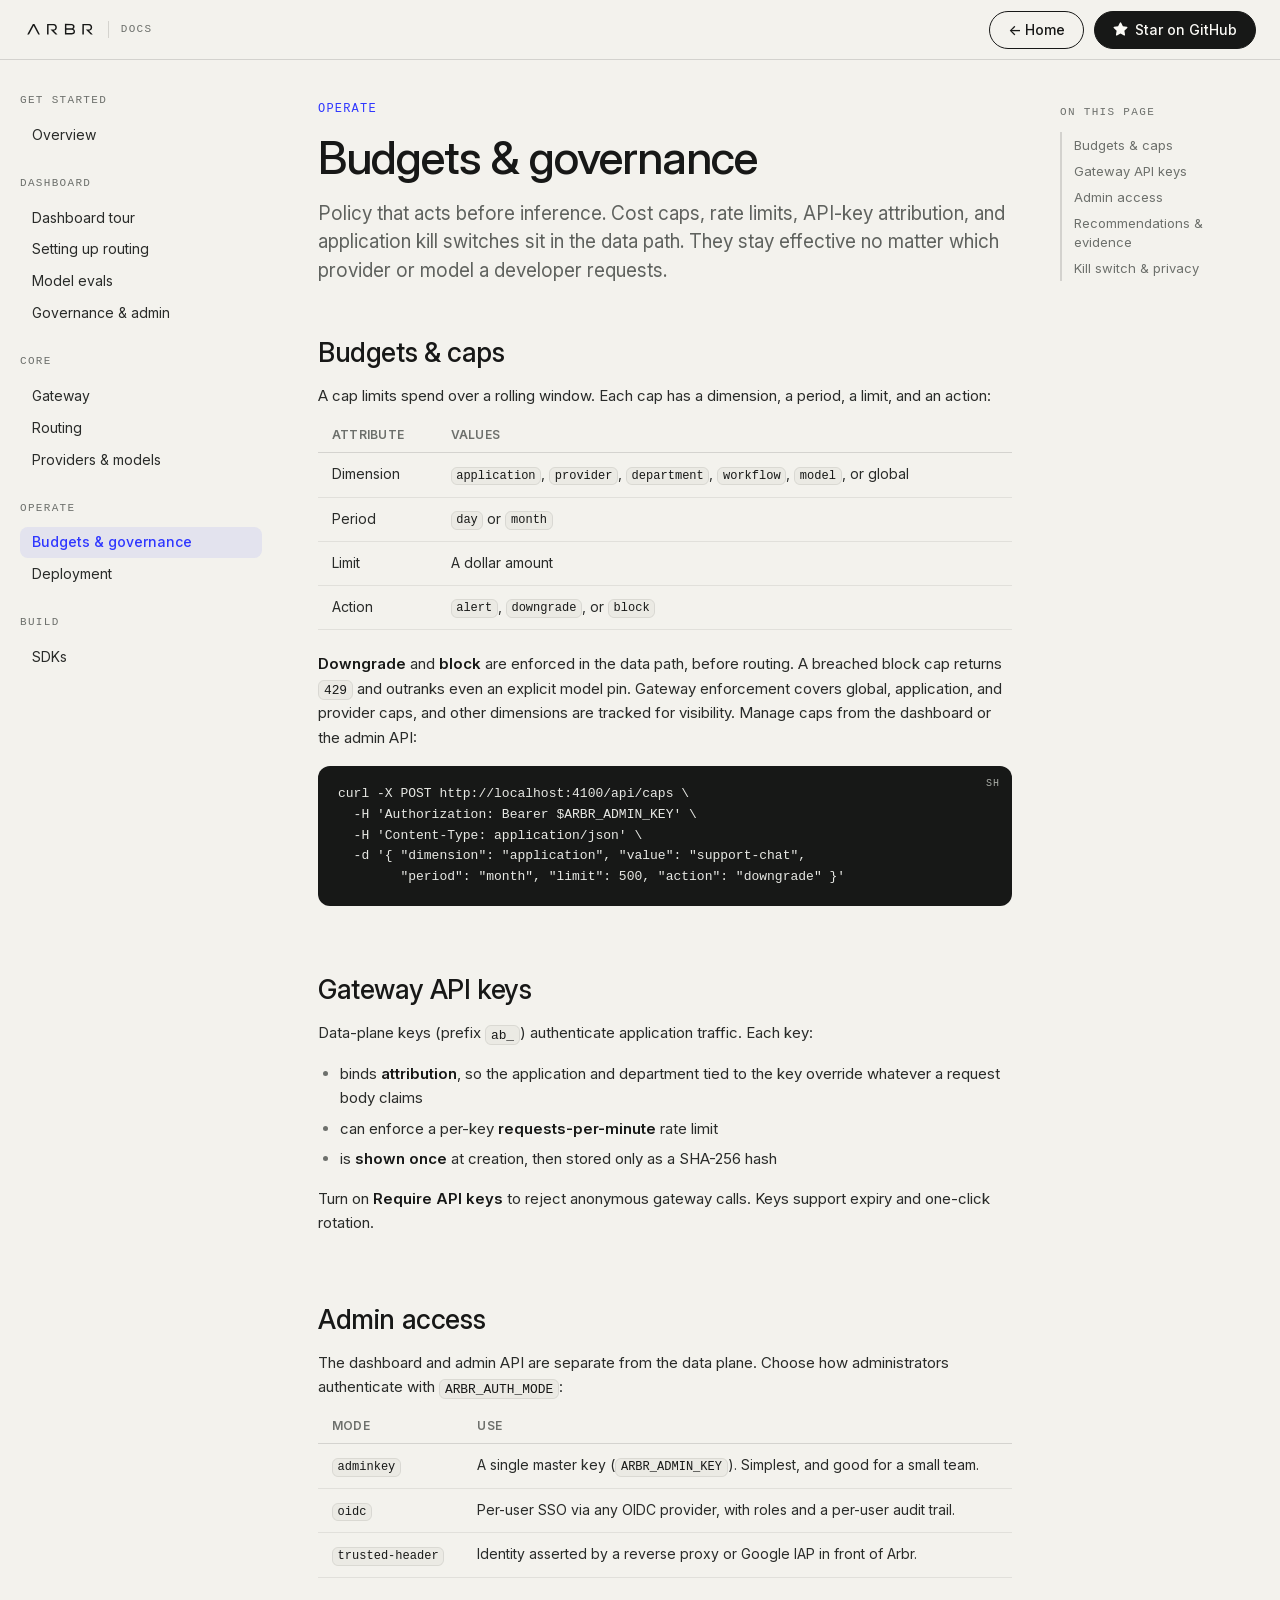
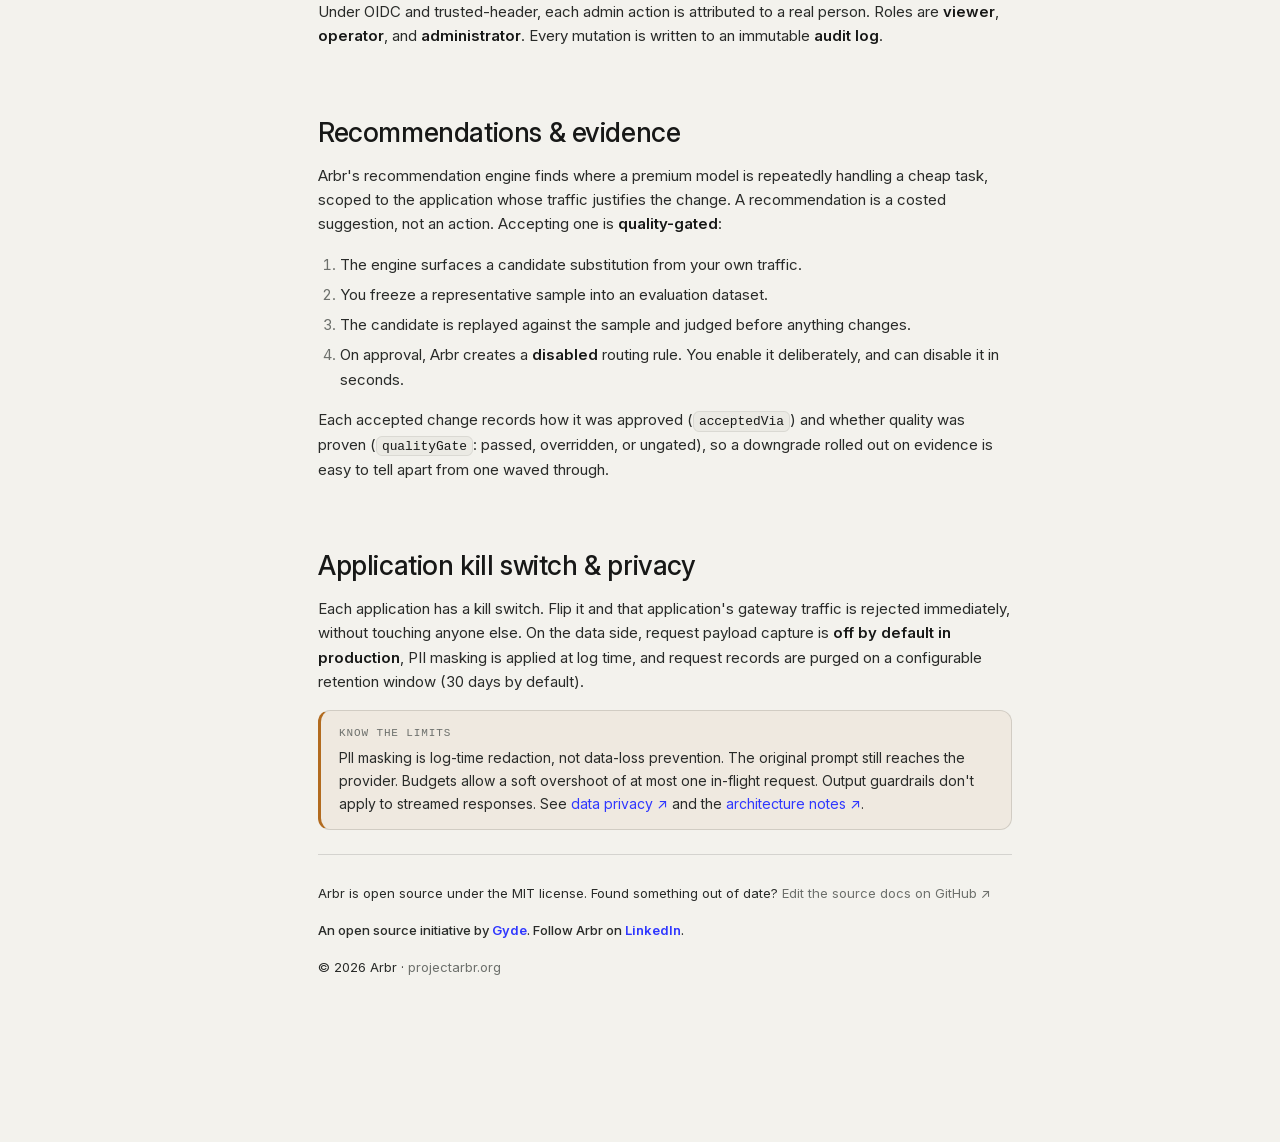
<file: docs/budgets-governance/index.html>
<!DOCTYPE html>
<html lang="en">
<head>
  <meta charset="UTF-8" />
  <meta name="viewport" content="width=device-width, initial-scale=1.0" />
  <meta name="description" content="Cost caps, gateway API keys, admin authentication modes and roles, the audit log, evidence-gated recommendations, and the application kill switch." />
  <title>Budgets & governance · Arbr docs</title>

  <!-- Social share preview. Absolute URLs are required; scrapers do not resolve relative paths. -->
  <meta property="og:type" content="article" />
  <meta property="og:site_name" content="Arbr" />
  <meta property="og:url" content="https://projectarbr.org/docs/budgets-governance/" />
  <meta property="og:title" content="Budgets & governance · Arbr docs" />
  <meta property="og:description" content="Cost caps, gateway API keys, admin authentication modes and roles, the audit log, evidence-gated recommendations, and the application kill switch." />
  <meta property="og:image" content="https://projectarbr.org/assets/og-image.png" />
  <meta property="og:image:width" content="1200" />
  <meta property="og:image:height" content="630" />
  <meta property="og:image:alt" content="Arbr — the open AI gateway and control plane" />
  <meta name="twitter:card" content="summary_large_image" />
  <meta name="twitter:title" content="Budgets & governance · Arbr docs" />
  <meta name="twitter:description" content="Cost caps, gateway API keys, admin authentication modes and roles, the audit log, evidence-gated recommendations, and the application kill switch." />
  <meta name="twitter:image" content="https://projectarbr.org/assets/og-image.png" />

  <link rel="icon" type="image/svg+xml" href="/favicon.svg" />
  <link rel="apple-touch-icon" href="/apple-touch-icon.png" />
  <link rel="preload" href="/fonts/inter-var-latin.woff2" as="font" type="font/woff2" crossorigin />
  <link rel="stylesheet" href="/docs/docs.css" />
</head>
<body>
  <header class="topbar">
    <a class="brand" href="/" aria-label="Arbr home">
      <img src="/assets/arbr-wordmark.svg" alt="Arbr" />
      <span class="tag">Docs</span>
    </a>
    <div class="topbar-actions">
      <a class="btn btn-light btn-hide-mobile" href="/">← Home</a>
      <a class="btn btn-dark btn-star" href="https://github.com/project-arbr/arbr-control-plane" target="_blank" rel="noopener">
        <svg viewBox="0 0 16 16" fill="currentColor" aria-hidden="true"><path d="M8 .25a.75.75 0 0 1 .673.418l1.882 3.815 4.21.612a.75.75 0 0 1 .416 1.279l-3.046 2.97.719 4.192a.75.75 0 0 1-1.088.791L8 12.347l-3.766 1.98a.75.75 0 0 1-1.088-.79l.72-4.194L.818 6.374a.75.75 0 0 1 .416-1.28l4.21-.611L7.327.668A.75.75 0 0 1 8 .25Z"/></svg>
        Star on GitHub
        <span class="gh-count" data-gh-stars hidden></span>
      </a>
    </div>
  </header>

  <div class="shell">
    <nav class="sidebar">
      <div class="group">
        <p class="group-title">Get started</p>
        <a href="/docs/">Overview</a>
      </div>
      <div class="group">
        <p class="group-title">Dashboard</p>
        <a href="/docs/dashboard/">Dashboard tour</a>
        <a href="/docs/dashboard/routing/">Setting up routing</a>
        <a href="/docs/dashboard/evals/">Model evals</a>
        <a href="/docs/dashboard/governance/">Governance & admin</a>
      </div>
      <div class="group">
        <p class="group-title">Core</p>
        <a href="/docs/gateway/">Gateway</a>
        <a href="/docs/routing/">Routing</a>
        <a href="/docs/providers/">Providers & models</a>
      </div>
      <div class="group">
        <p class="group-title">Operate</p>
        <a href="/docs/budgets-governance/" class="active">Budgets & governance</a>
        <a href="/docs/deployment/">Deployment</a>
      </div>
      <div class="group">
        <p class="group-title">Build</p>
        <a href="/docs/sdks/">SDKs</a>
      </div>
    </nav>

    <main class="content">
      <details class="mobile-nav">
      <summary>Budgets & governance &nbsp;·&nbsp; menu</summary>
      <div class="m-links">
        <a href="/docs/">Overview</a>
        <a href="/docs/dashboard/">Dashboard tour</a>
        <a href="/docs/dashboard/routing/">Setting up routing</a>
        <a href="/docs/dashboard/evals/">Model evals</a>
        <a href="/docs/dashboard/governance/">Governance & admin</a>
        <a href="/docs/gateway/">Gateway</a>
        <a href="/docs/routing/">Routing</a>
        <a href="/docs/providers/">Providers & models</a>
        <a href="/docs/budgets-governance/" class="active">Budgets & governance</a>
        <a href="/docs/deployment/">Deployment</a>
        <a href="/docs/sdks/">SDKs</a>
      </div>
    </details>
      
<p class="kicker">Operate</p>
<h1>Budgets &amp; governance</h1>
<p class="lede">Policy that acts before inference. Cost caps, rate limits, API-key attribution, and application kill switches sit in the data path. They stay effective no matter which provider or model a developer requests.</p>

<h2 id="budgets">Budgets &amp; caps</h2>
<p>A cap limits spend over a rolling window. Each cap has a dimension, a period, a limit, and an action:</p>
<div class="table-scroll"><table>
<thead><tr><th>Attribute</th><th>Values</th></tr></thead>
<tbody>
<tr><td>Dimension</td><td><code>application</code>, <code>provider</code>, <code>department</code>, <code>workflow</code>, <code>model</code>, or global</td></tr>
<tr><td>Period</td><td><code>day</code> or <code>month</code></td></tr>
<tr><td>Limit</td><td>A dollar amount</td></tr>
<tr><td>Action</td><td><code>alert</code>, <code>downgrade</code>, or <code>block</code></td></tr>
</tbody>
</table></div>
<p><strong>Downgrade</strong> and <strong>block</strong> are enforced in the data path, before routing. A breached block cap returns <code>429</code> and outranks even an explicit model pin. Gateway enforcement covers global, application, and provider caps, and other dimensions are tracked for visibility. Manage caps from the dashboard or the admin API:</p>
<div class="codeblock"><span class="lang">sh</span><pre><code>curl -X POST http://localhost:4100/api/caps \
  -H 'Authorization: Bearer $ARBR_ADMIN_KEY' \
  -H 'Content-Type: application/json' \
  -d '{ "dimension": "application", "value": "support-chat",
        "period": "month", "limit": 500, "action": "downgrade" }'</code></pre></div>

<h2 id="api-keys">Gateway API keys</h2>
<p>Data-plane keys (prefix <code>ab_</code>) authenticate application traffic. Each key:</p>
<ul>
<li>binds <strong>attribution</strong>, so the application and department tied to the key override whatever a request body claims</li>
<li>can enforce a per-key <strong>requests-per-minute</strong> rate limit</li>
<li>is <strong>shown once</strong> at creation, then stored only as a SHA-256 hash</li>
</ul>
<p>Turn on <strong>Require API keys</strong> to reject anonymous gateway calls. Keys support expiry and one-click rotation.</p>

<h2 id="admin-auth">Admin access</h2>
<p>The dashboard and admin API are separate from the data plane. Choose how administrators authenticate with <code>ARBR_AUTH_MODE</code>:</p>
<div class="table-scroll"><table>
<thead><tr><th>Mode</th><th>Use</th></tr></thead>
<tbody>
<tr><td><code>adminkey</code></td><td>A single master key (<code>ARBR_ADMIN_KEY</code>). Simplest, and good for a small team.</td></tr>
<tr><td><code>oidc</code></td><td>Per-user SSO via any OIDC provider, with roles and a per-user audit trail.</td></tr>
<tr><td><code>trusted-header</code></td><td>Identity asserted by a reverse proxy or Google IAP in front of Arbr.</td></tr>
</tbody>
</table></div>
<p>Under OIDC and trusted-header, each admin action is attributed to a real person. Roles are <strong>viewer</strong>, <strong>operator</strong>, and <strong>administrator</strong>. Every mutation is written to an immutable <strong>audit log</strong>.</p>

<h2 id="recommendations">Recommendations &amp; evidence</h2>
<p>Arbr's recommendation engine finds where a premium model is repeatedly handling a cheap task, scoped to the application whose traffic justifies the change. A recommendation is a costed suggestion, not an action. Accepting one is <strong>quality-gated</strong>:</p>
<ol>
<li>The engine surfaces a candidate substitution from your own traffic.</li>
<li>You freeze a representative sample into an evaluation dataset.</li>
<li>The candidate is replayed against the sample and judged before anything changes.</li>
<li>On approval, Arbr creates a <strong>disabled</strong> routing rule. You enable it deliberately, and can disable it in seconds.</li>
</ol>
<p>Each accepted change records how it was approved (<code>acceptedVia</code>) and whether quality was proven (<code>qualityGate</code>: passed, overridden, or ungated), so a downgrade rolled out on evidence is easy to tell apart from one waved through.</p>

<h2 id="kill-switch">Application kill switch &amp; privacy</h2>
<p>Each application has a kill switch. Flip it and that application's gateway traffic is rejected immediately, without touching anyone else. On the data side, request payload capture is <strong>off by default in production</strong>, PII masking is applied at log time, and request records are purged on a configurable retention window (30 days by default).</p>

<div class="note warn">
<span class="note-label">Know the limits</span>
<p>PII masking is log-time redaction, not data-loss prevention. The original prompt still reaches the provider. Budgets allow a soft overshoot of at most one in-flight request. Output guardrails don't apply to streamed responses. See <a href="https://github.com/project-arbr/arbr-control-plane/blob/main/docs/privacy.md" target="_blank" rel="noopener">data privacy ↗</a> and the <a href="https://github.com/project-arbr/arbr-control-plane/blob/main/ARCHITECTURE.md" target="_blank" rel="noopener">architecture notes ↗</a>.</p>
</div>

      <footer class="docs-footer">
        <p>Arbr is open source under the MIT license. Found something out of date?
        <a href="https://github.com/project-arbr/arbr-control-plane/tree/main/docs" target="_blank" rel="noopener">Edit the source docs on GitHub ↗</a></p>
        <p class="docs-initiative">An open source initiative by <a href="https://gyde.ai" target="_blank" rel="noopener">Gyde</a>. Follow Arbr on <a href="https://www.linkedin.com/company/project-arbr/" target="_blank" rel="noopener">LinkedIn</a>.</p>
        <p>© 2026 Arbr · <a href="/">projectarbr.org</a></p>
      </footer>
    </main>

    <aside class="toc">
      <p class="toc-title">On this page</p>
      <a href="#budgets">Budgets & caps</a>
      <a href="#api-keys">Gateway API keys</a>
      <a href="#admin-auth">Admin access</a>
      <a href="#recommendations">Recommendations & evidence</a>
      <a href="#kill-switch">Kill switch & privacy</a>
    </aside>
  </div>

  <script>
    // Copy buttons for code blocks, same behaviour as the marketing page.
    document.querySelectorAll(".codeblock").forEach(function (block) {
      var btn = document.createElement("button");
      btn.className = "copy-btn";
      btn.type = "button";
      btn.textContent = "Copy";
      btn.addEventListener("click", function () {
        var code = block.querySelector("pre");
        navigator.clipboard.writeText(code ? code.innerText : "").then(function () {
          btn.textContent = "Copied";
          setTimeout(function () { btn.textContent = "Copy"; }, 1400);
        });
      });
      block.appendChild(btn);
    });
  </script>
  <script src="/assets/gh-stars.js" defer></script>
</body>
</html>
</file>
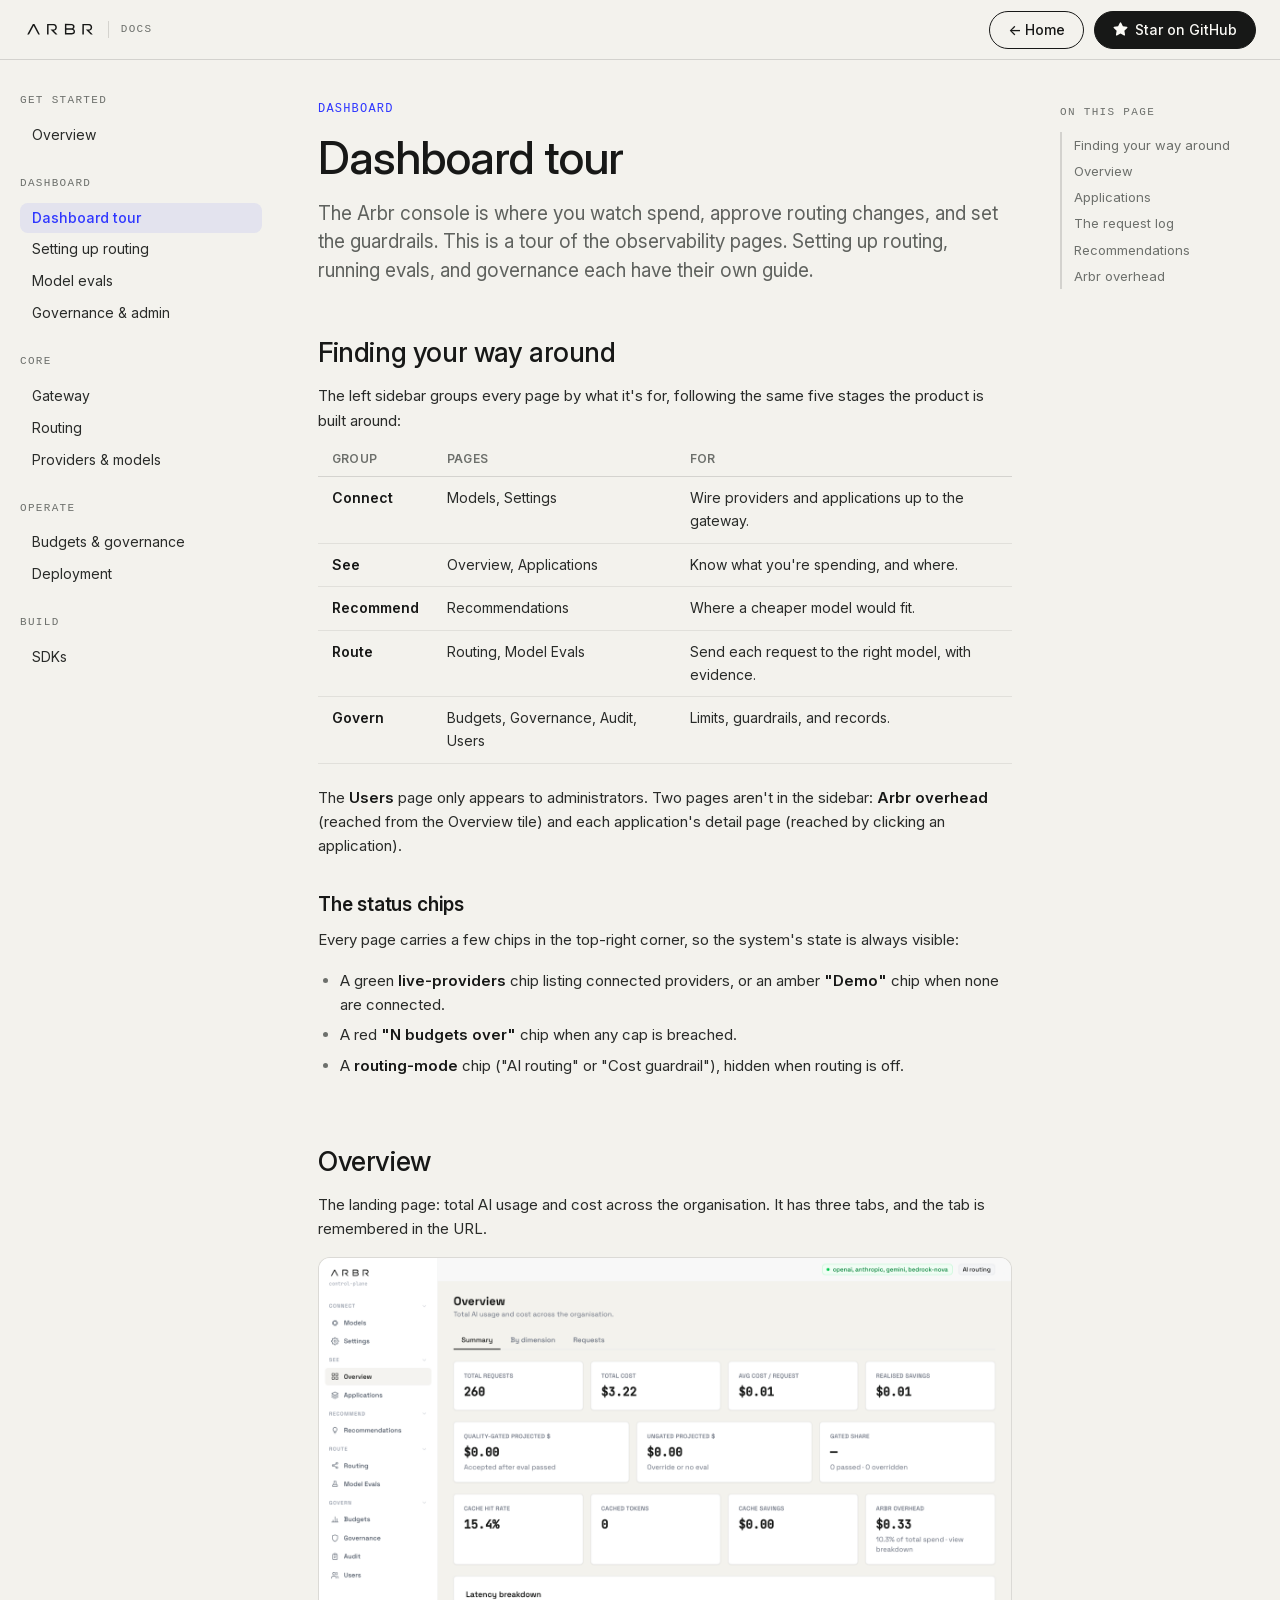
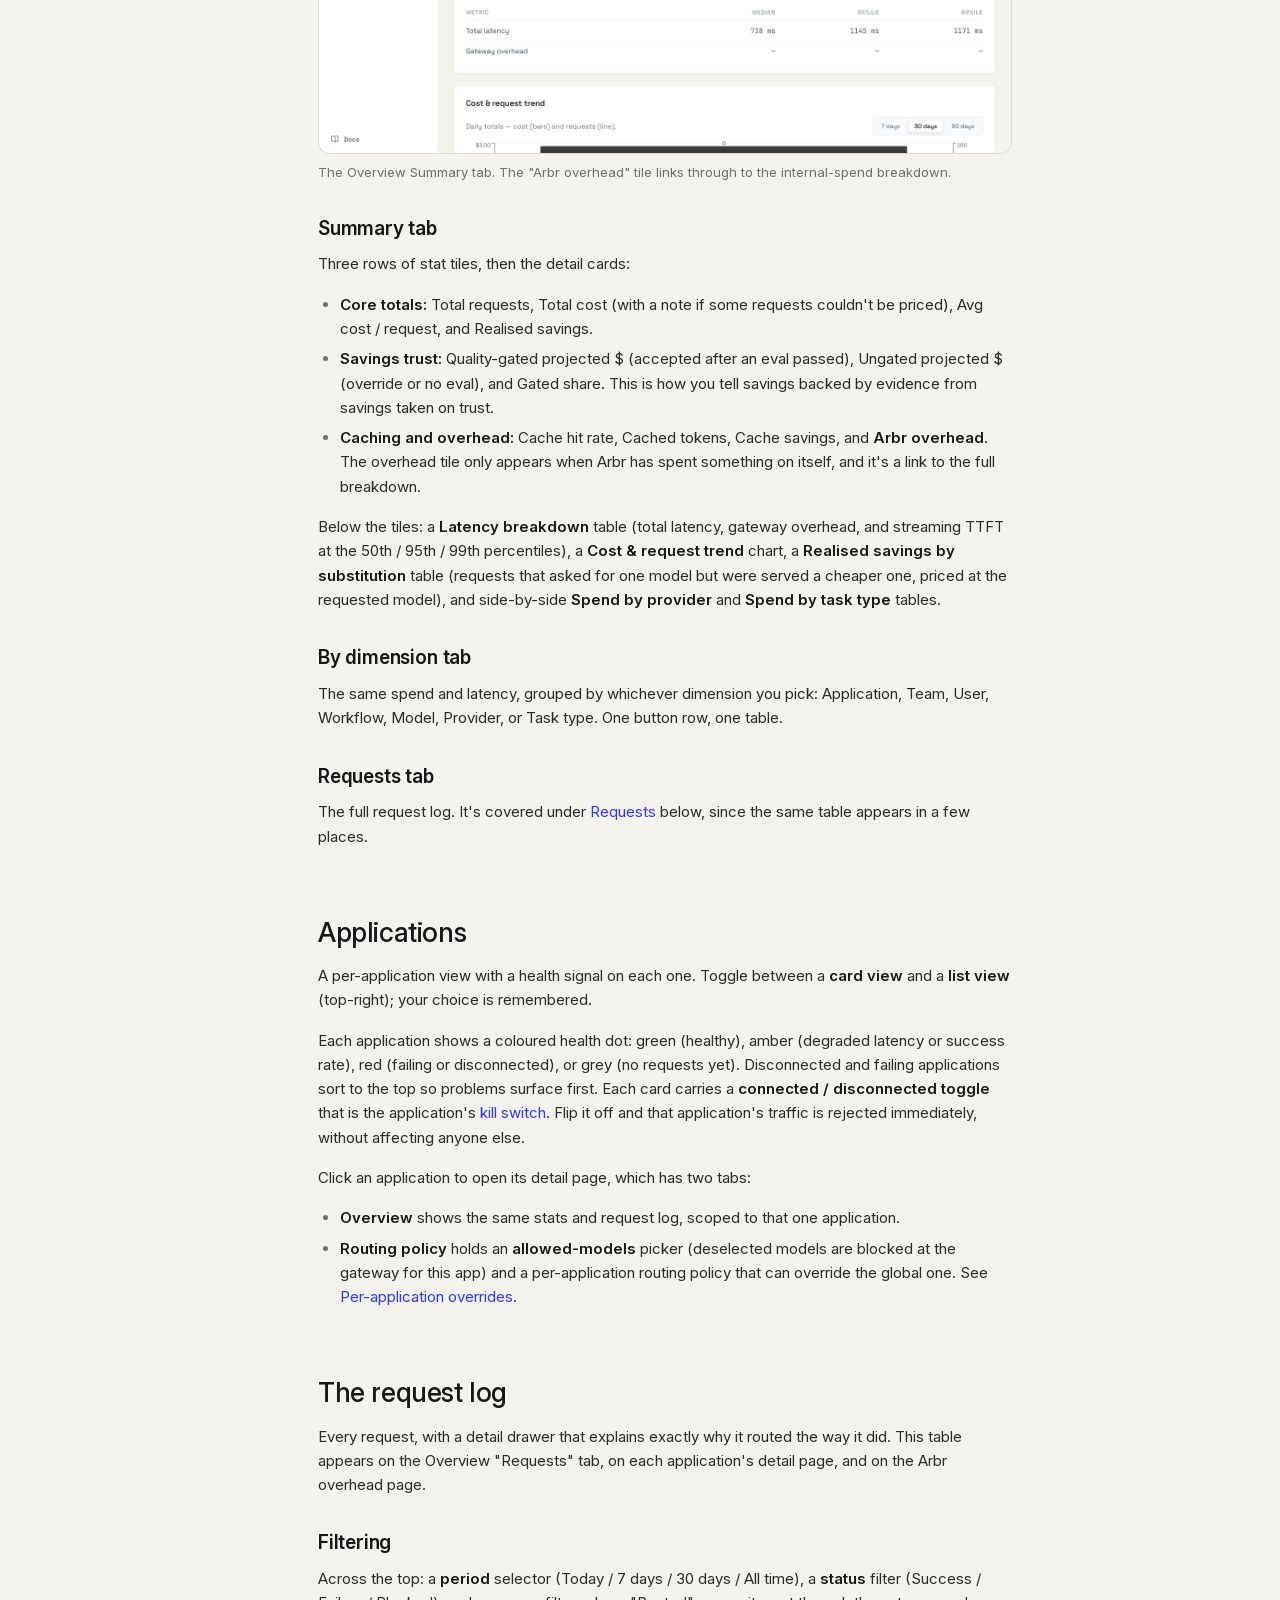
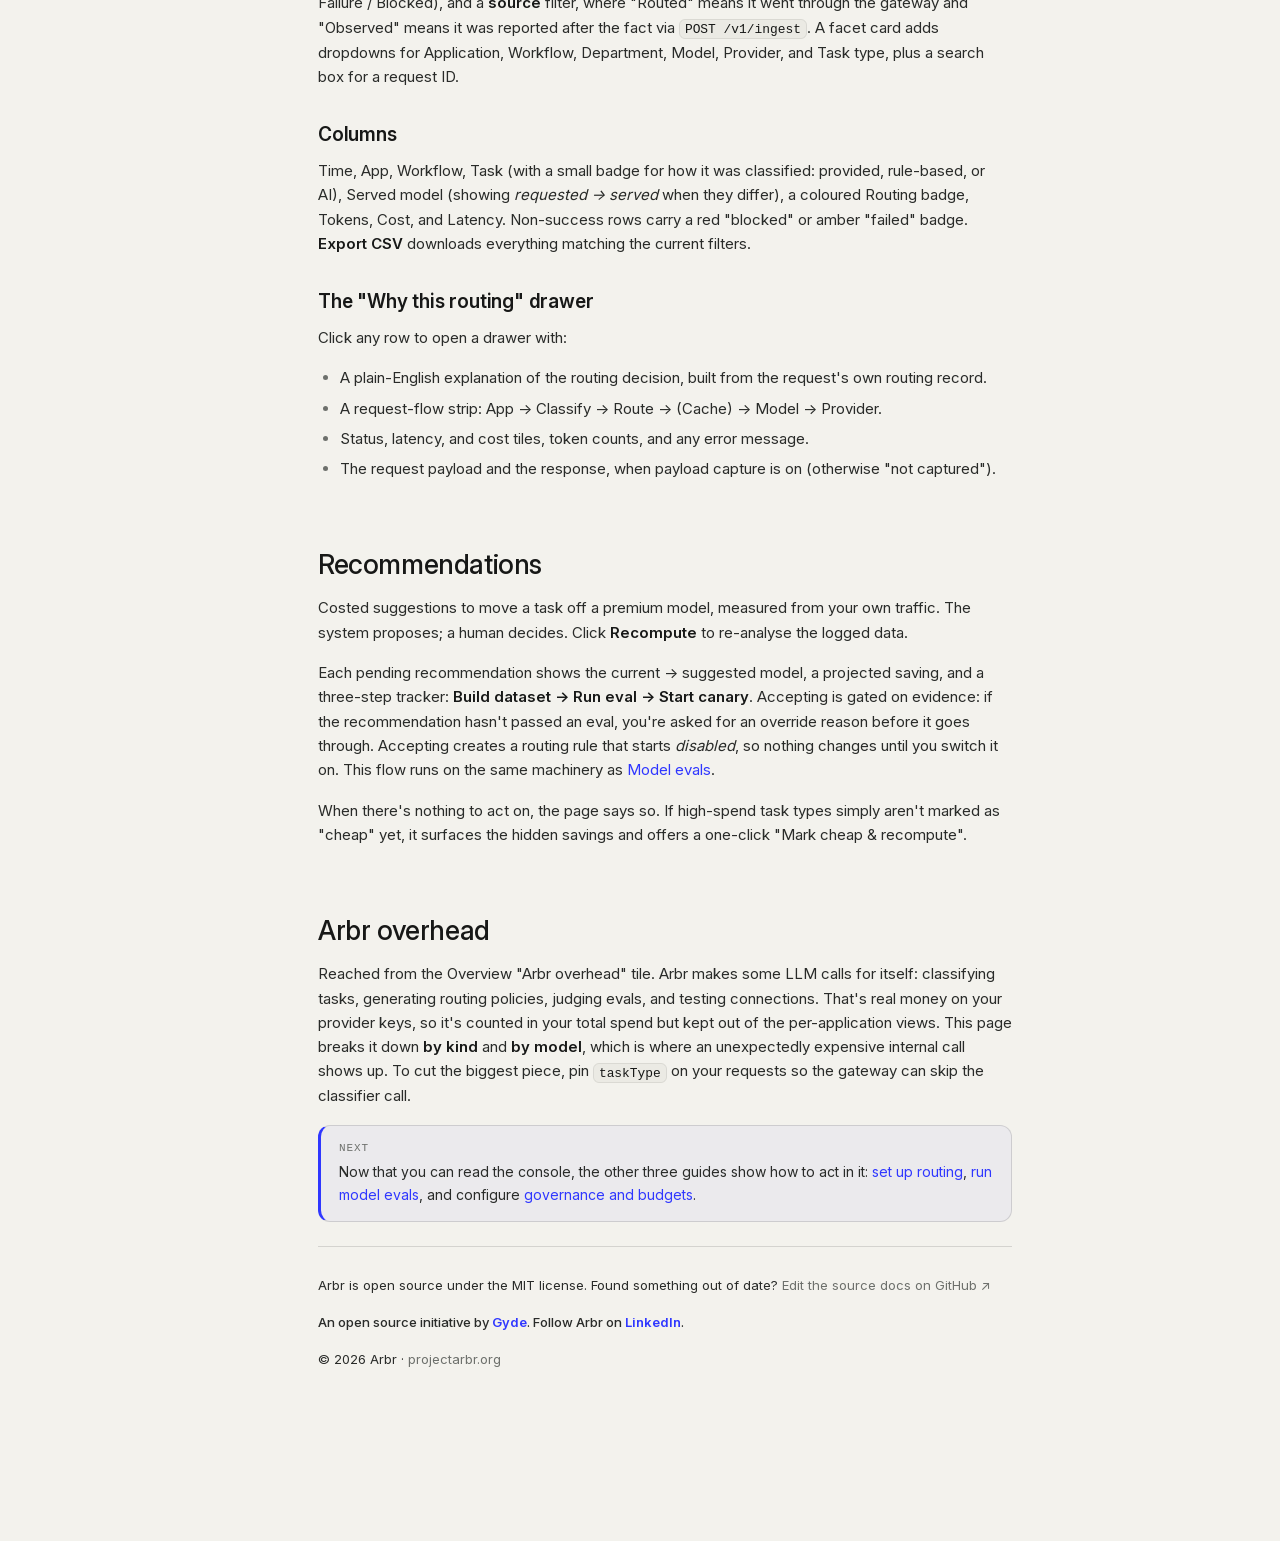
<file: docs/dashboard/index.html>
<!DOCTYPE html>
<html lang="en">
<head>
  <meta charset="UTF-8" />
  <meta name="viewport" content="width=device-width, initial-scale=1.0" />
  <meta name="description" content="A tour of the Arbr console: the navigation, the Overview page, Applications, the request log, Recommendations, and Arbr overhead." />
  <title>Dashboard tour · Arbr docs</title>

  <!-- Social share preview. Absolute URLs are required; scrapers do not resolve relative paths. -->
  <meta property="og:type" content="article" />
  <meta property="og:site_name" content="Arbr" />
  <meta property="og:url" content="https://projectarbr.org/docs/dashboard/" />
  <meta property="og:title" content="Dashboard tour · Arbr docs" />
  <meta property="og:description" content="A tour of the Arbr console: the navigation, the Overview page, Applications, the request log, Recommendations, and Arbr overhead." />
  <meta property="og:image" content="https://projectarbr.org/assets/og-image.png" />
  <meta property="og:image:width" content="1200" />
  <meta property="og:image:height" content="630" />
  <meta property="og:image:alt" content="Arbr — the open AI gateway and control plane" />
  <meta name="twitter:card" content="summary_large_image" />
  <meta name="twitter:title" content="Dashboard tour · Arbr docs" />
  <meta name="twitter:description" content="A tour of the Arbr console: the navigation, the Overview page, Applications, the request log, Recommendations, and Arbr overhead." />
  <meta name="twitter:image" content="https://projectarbr.org/assets/og-image.png" />

  <link rel="icon" type="image/svg+xml" href="/favicon.svg" />
  <link rel="apple-touch-icon" href="/apple-touch-icon.png" />
  <link rel="preload" href="/fonts/inter-var-latin.woff2" as="font" type="font/woff2" crossorigin />
  <link rel="stylesheet" href="/docs/docs.css" />
</head>
<body>
  <header class="topbar">
    <a class="brand" href="/" aria-label="Arbr home">
      <img src="/assets/arbr-wordmark.svg" alt="Arbr" />
      <span class="tag">Docs</span>
    </a>
    <div class="topbar-actions">
      <a class="btn btn-light btn-hide-mobile" href="/">← Home</a>
      <a class="btn btn-dark btn-star" href="https://github.com/project-arbr/arbr-control-plane" target="_blank" rel="noopener">
        <svg viewBox="0 0 16 16" fill="currentColor" aria-hidden="true"><path d="M8 .25a.75.75 0 0 1 .673.418l1.882 3.815 4.21.612a.75.75 0 0 1 .416 1.279l-3.046 2.97.719 4.192a.75.75 0 0 1-1.088.791L8 12.347l-3.766 1.98a.75.75 0 0 1-1.088-.79l.72-4.194L.818 6.374a.75.75 0 0 1 .416-1.28l4.21-.611L7.327.668A.75.75 0 0 1 8 .25Z"/></svg>
        Star on GitHub
        <span class="gh-count" data-gh-stars hidden></span>
      </a>
    </div>
  </header>

  <div class="shell">
    <nav class="sidebar">
      <div class="group">
        <p class="group-title">Get started</p>
        <a href="/docs/">Overview</a>
      </div>
      <div class="group">
        <p class="group-title">Dashboard</p>
        <a href="/docs/dashboard/" class="active">Dashboard tour</a>
        <a href="/docs/dashboard/routing/">Setting up routing</a>
        <a href="/docs/dashboard/evals/">Model evals</a>
        <a href="/docs/dashboard/governance/">Governance & admin</a>
      </div>
      <div class="group">
        <p class="group-title">Core</p>
        <a href="/docs/gateway/">Gateway</a>
        <a href="/docs/routing/">Routing</a>
        <a href="/docs/providers/">Providers & models</a>
      </div>
      <div class="group">
        <p class="group-title">Operate</p>
        <a href="/docs/budgets-governance/">Budgets & governance</a>
        <a href="/docs/deployment/">Deployment</a>
      </div>
      <div class="group">
        <p class="group-title">Build</p>
        <a href="/docs/sdks/">SDKs</a>
      </div>
    </nav>

    <main class="content">
      <details class="mobile-nav">
      <summary>Dashboard tour &nbsp;·&nbsp; menu</summary>
      <div class="m-links">
        <a href="/docs/">Overview</a>
        <a href="/docs/dashboard/" class="active">Dashboard tour</a>
        <a href="/docs/dashboard/routing/">Setting up routing</a>
        <a href="/docs/dashboard/evals/">Model evals</a>
        <a href="/docs/dashboard/governance/">Governance & admin</a>
        <a href="/docs/gateway/">Gateway</a>
        <a href="/docs/routing/">Routing</a>
        <a href="/docs/providers/">Providers & models</a>
        <a href="/docs/budgets-governance/">Budgets & governance</a>
        <a href="/docs/deployment/">Deployment</a>
        <a href="/docs/sdks/">SDKs</a>
      </div>
    </details>
      
<p class="kicker">Dashboard</p>
<h1>Dashboard tour</h1>
<p class="lede">The Arbr console is where you watch spend, approve routing changes, and set the guardrails. This is a tour of the observability pages. Setting up routing, running evals, and governance each have their own guide.</p>

<h2 id="navigation">Finding your way around</h2>
<p>The left sidebar groups every page by what it's for, following the same five stages the product is built around:</p>
<div class="table-scroll"><table>
<thead><tr><th>Group</th><th>Pages</th><th>For</th></tr></thead>
<tbody>
<tr><td><strong>Connect</strong></td><td>Models, Settings</td><td>Wire providers and applications up to the gateway.</td></tr>
<tr><td><strong>See</strong></td><td>Overview, Applications</td><td>Know what you're spending, and where.</td></tr>
<tr><td><strong>Recommend</strong></td><td>Recommendations</td><td>Where a cheaper model would fit.</td></tr>
<tr><td><strong>Route</strong></td><td>Routing, Model Evals</td><td>Send each request to the right model, with evidence.</td></tr>
<tr><td><strong>Govern</strong></td><td>Budgets, Governance, Audit, Users</td><td>Limits, guardrails, and records.</td></tr>
</tbody>
</table></div>
<p>The <strong>Users</strong> page only appears to administrators. Two pages aren't in the sidebar: <strong>Arbr overhead</strong> (reached from the Overview tile) and each application's detail page (reached by clicking an application).</p>

<h3>The status chips</h3>
<p>Every page carries a few chips in the top-right corner, so the system's state is always visible:</p>
<ul>
<li>A green <strong>live-providers</strong> chip listing connected providers, or an amber <strong>"Demo"</strong> chip when none are connected.</li>
<li>A red <strong>"N budgets over"</strong> chip when any cap is breached.</li>
<li>A <strong>routing-mode</strong> chip ("AI routing" or "Cost guardrail"), hidden when routing is off.</li>
</ul>

<h2 id="overview">Overview</h2>
<p>The landing page: total AI usage and cost across the organisation. It has three tabs, and the tab is remembered in the URL.</p>

<figure>
  <img src="/docs/dashboard/img/overview.png" alt="The Arbr Overview page showing stat tiles, tabs, and the latency breakdown" />
  <figcaption>The Overview Summary tab. The "Arbr overhead" tile links through to the internal-spend breakdown.</figcaption>
</figure>

<h3>Summary tab</h3>
<p>Three rows of stat tiles, then the detail cards:</p>
<ul>
<li><strong>Core totals:</strong> Total requests, Total cost (with a note if some requests couldn't be priced), Avg cost / request, and Realised savings.</li>
<li><strong>Savings trust:</strong> Quality-gated projected $ (accepted after an eval passed), Ungated projected $ (override or no eval), and Gated share. This is how you tell savings backed by evidence from savings taken on trust.</li>
<li><strong>Caching and overhead:</strong> Cache hit rate, Cached tokens, Cache savings, and <strong>Arbr overhead</strong>. The overhead tile only appears when Arbr has spent something on itself, and it's a link to the full breakdown.</li>
</ul>
<p>Below the tiles: a <strong>Latency breakdown</strong> table (total latency, gateway overhead, and streaming TTFT at the 50th / 95th / 99th percentiles), a <strong>Cost &amp; request trend</strong> chart, a <strong>Realised savings by substitution</strong> table (requests that asked for one model but were served a cheaper one, priced at the requested model), and side-by-side <strong>Spend by provider</strong> and <strong>Spend by task type</strong> tables.</p>

<h3>By dimension tab</h3>
<p>The same spend and latency, grouped by whichever dimension you pick: Application, Team, User, Workflow, Model, Provider, or Task type. One button row, one table.</p>

<h3>Requests tab</h3>
<p>The full request log. It's covered under <a href="#requests">Requests</a> below, since the same table appears in a few places.</p>

<h2 id="applications">Applications</h2>
<p>A per-application view with a health signal on each one. Toggle between a <strong>card view</strong> and a <strong>list view</strong> (top-right); your choice is remembered.</p>
<p>Each application shows a coloured health dot: green (healthy), amber (degraded latency or success rate), red (failing or disconnected), or grey (no requests yet). Disconnected and failing applications sort to the top so problems surface first. Each card carries a <strong>connected / disconnected toggle</strong> that is the application's <a href="/docs/dashboard/governance/#kill-switch">kill switch</a>. Flip it off and that application's traffic is rejected immediately, without affecting anyone else.</p>
<p>Click an application to open its detail page, which has two tabs:</p>
<ul>
<li><strong>Overview</strong> shows the same stats and request log, scoped to that one application.</li>
<li><strong>Routing policy</strong> holds an <strong>allowed-models</strong> picker (deselected models are blocked at the gateway for this app) and a per-application routing policy that can override the global one. See <a href="/docs/dashboard/routing/#per-app">Per-application overrides</a>.</li>
</ul>

<h2 id="requests">The request log</h2>
<p>Every request, with a detail drawer that explains exactly why it routed the way it did. This table appears on the Overview "Requests" tab, on each application's detail page, and on the Arbr overhead page.</p>

<h3>Filtering</h3>
<p>Across the top: a <strong>period</strong> selector (Today / 7 days / 30 days / All time), a <strong>status</strong> filter (Success / Failure / Blocked), and a <strong>source</strong> filter, where "Routed" means it went through the gateway and "Observed" means it was reported after the fact via <code>POST /v1/ingest</code>. A facet card adds dropdowns for Application, Workflow, Department, Model, Provider, and Task type, plus a search box for a request ID.</p>

<h3>Columns</h3>
<p>Time, App, Workflow, Task (with a small badge for how it was classified: provided, rule-based, or AI), Served model (showing <em>requested → served</em> when they differ), a coloured Routing badge, Tokens, Cost, and Latency. Non-success rows carry a red "blocked" or amber "failed" badge. <strong>Export CSV</strong> downloads everything matching the current filters.</p>

<h3>The "Why this routing" drawer</h3>
<p>Click any row to open a drawer with:</p>
<ul>
<li>A plain-English explanation of the routing decision, built from the request's own routing record.</li>
<li>A request-flow strip: App → Classify → Route → (Cache) → Model → Provider.</li>
<li>Status, latency, and cost tiles, token counts, and any error message.</li>
<li>The request payload and the response, when payload capture is on (otherwise "not captured").</li>
</ul>

<h2 id="recommendations">Recommendations</h2>
<p>Costed suggestions to move a task off a premium model, measured from your own traffic. The system proposes; a human decides. Click <strong>Recompute</strong> to re-analyse the logged data.</p>
<p>Each pending recommendation shows the current → suggested model, a projected saving, and a three-step tracker: <strong>Build dataset → Run eval → Start canary</strong>. Accepting is gated on evidence: if the recommendation hasn't passed an eval, you're asked for an override reason before it goes through. Accepting creates a routing rule that starts <em>disabled</em>, so nothing changes until you switch it on. This flow runs on the same machinery as <a href="/docs/dashboard/evals/">Model evals</a>.</p>
<p>When there's nothing to act on, the page says so. If high-spend task types simply aren't marked as "cheap" yet, it surfaces the hidden savings and offers a one-click "Mark cheap &amp; recompute".</p>

<h2 id="overhead">Arbr overhead</h2>
<p>Reached from the Overview "Arbr overhead" tile. Arbr makes some LLM calls for itself: classifying tasks, generating routing policies, judging evals, and testing connections. That's real money on your provider keys, so it's counted in your total spend but kept out of the per-application views. This page breaks it down <strong>by kind</strong> and <strong>by model</strong>, which is where an unexpectedly expensive internal call shows up. To cut the biggest piece, pin <code>taskType</code> on your requests so the gateway can skip the classifier call.</p>

<div class="note">
<span class="note-label">Next</span>
<p>Now that you can read the console, the other three guides show how to act in it: <a href="/docs/dashboard/routing/">set up routing</a>, <a href="/docs/dashboard/evals/">run model evals</a>, and configure <a href="/docs/dashboard/governance/">governance and budgets</a>.</p>
</div>

      <footer class="docs-footer">
        <p>Arbr is open source under the MIT license. Found something out of date?
        <a href="https://github.com/project-arbr/arbr-control-plane/tree/main/docs" target="_blank" rel="noopener">Edit the source docs on GitHub ↗</a></p>
        <p class="docs-initiative">An open source initiative by <a href="https://gyde.ai" target="_blank" rel="noopener">Gyde</a>. Follow Arbr on <a href="https://www.linkedin.com/company/project-arbr/" target="_blank" rel="noopener">LinkedIn</a>.</p>
        <p>© 2026 Arbr · <a href="/">projectarbr.org</a></p>
      </footer>
    </main>

    <aside class="toc">
      <p class="toc-title">On this page</p>
      <a href="#navigation">Finding your way around</a>
      <a href="#overview">Overview</a>
      <a href="#applications">Applications</a>
      <a href="#requests">The request log</a>
      <a href="#recommendations">Recommendations</a>
      <a href="#overhead">Arbr overhead</a>
    </aside>
  </div>

  <script>
    // Copy buttons for code blocks, same behaviour as the marketing page.
    document.querySelectorAll(".codeblock").forEach(function (block) {
      var btn = document.createElement("button");
      btn.className = "copy-btn";
      btn.type = "button";
      btn.textContent = "Copy";
      btn.addEventListener("click", function () {
        var code = block.querySelector("pre");
        navigator.clipboard.writeText(code ? code.innerText : "").then(function () {
          btn.textContent = "Copied";
          setTimeout(function () { btn.textContent = "Copy"; }, 1400);
        });
      });
      block.appendChild(btn);
    });
  </script>
  <script src="/assets/gh-stars.js" defer></script>
</body>
</html>
</file>
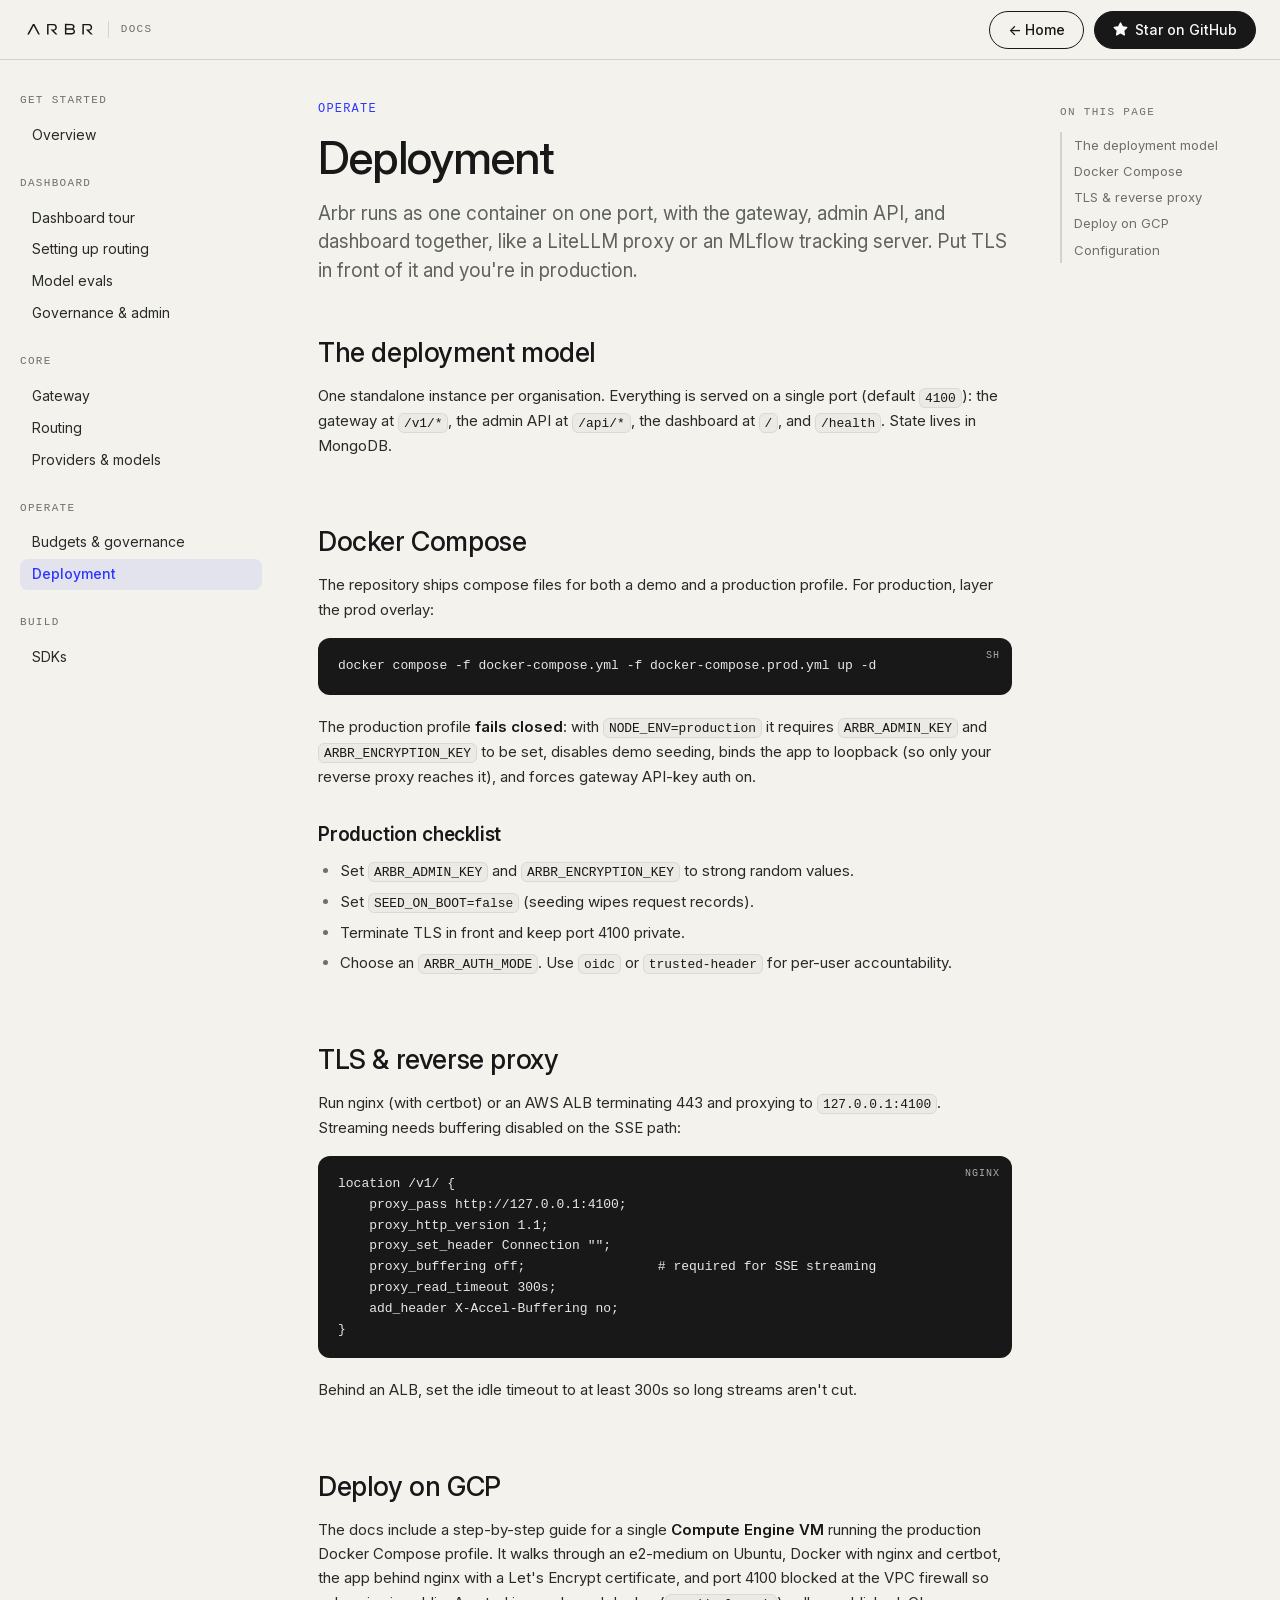
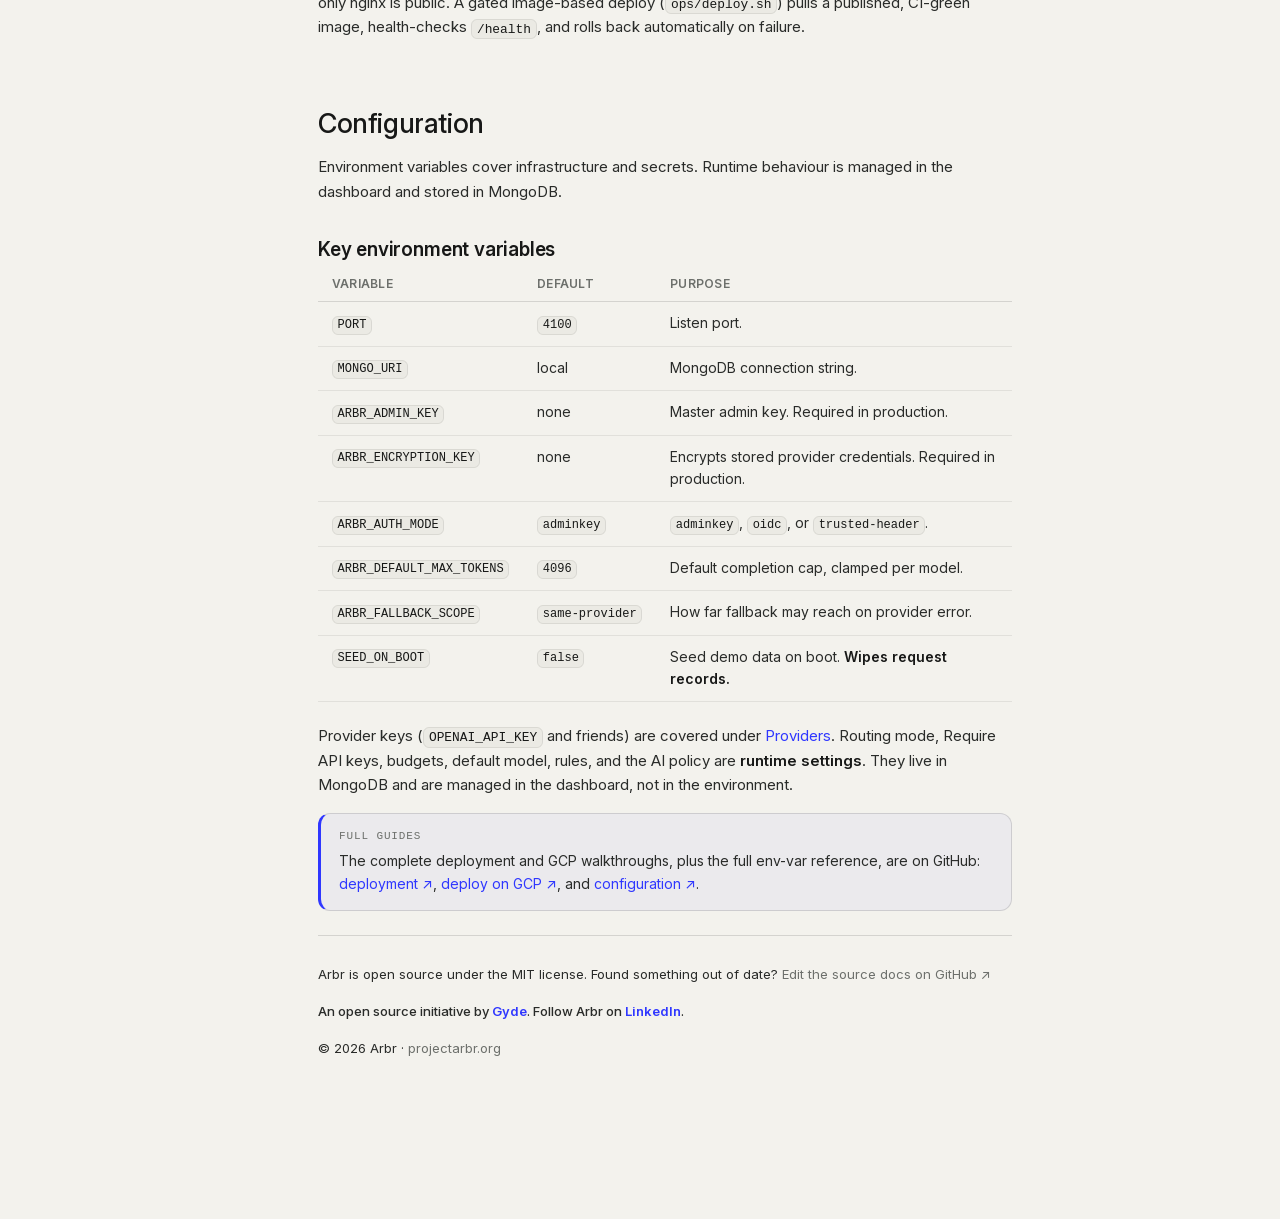
<file: docs/deployment/index.html>
<!DOCTYPE html>
<html lang="en">
<head>
  <meta charset="UTF-8" />
  <meta name="viewport" content="width=device-width, initial-scale=1.0" />
  <meta name="description" content="Deploy Arbr with Docker Compose: the production fail-closed profile, TLS and reverse-proxy config, a GCP VM walkthrough, and configuration." />
  <title>Deployment · Arbr docs</title>

  <!-- Social share preview. Absolute URLs are required; scrapers do not resolve relative paths. -->
  <meta property="og:type" content="article" />
  <meta property="og:site_name" content="Arbr" />
  <meta property="og:url" content="https://projectarbr.org/docs/deployment/" />
  <meta property="og:title" content="Deployment · Arbr docs" />
  <meta property="og:description" content="Deploy Arbr with Docker Compose: the production fail-closed profile, TLS and reverse-proxy config, a GCP VM walkthrough, and configuration." />
  <meta property="og:image" content="https://projectarbr.org/assets/og-image.png" />
  <meta property="og:image:width" content="1200" />
  <meta property="og:image:height" content="630" />
  <meta property="og:image:alt" content="Arbr — the open AI gateway and control plane" />
  <meta name="twitter:card" content="summary_large_image" />
  <meta name="twitter:title" content="Deployment · Arbr docs" />
  <meta name="twitter:description" content="Deploy Arbr with Docker Compose: the production fail-closed profile, TLS and reverse-proxy config, a GCP VM walkthrough, and configuration." />
  <meta name="twitter:image" content="https://projectarbr.org/assets/og-image.png" />

  <link rel="icon" type="image/svg+xml" href="/favicon.svg" />
  <link rel="apple-touch-icon" href="/apple-touch-icon.png" />
  <link rel="preload" href="/fonts/inter-var-latin.woff2" as="font" type="font/woff2" crossorigin />
  <link rel="stylesheet" href="/docs/docs.css" />
</head>
<body>
  <header class="topbar">
    <a class="brand" href="/" aria-label="Arbr home">
      <img src="/assets/arbr-wordmark.svg" alt="Arbr" />
      <span class="tag">Docs</span>
    </a>
    <div class="topbar-actions">
      <a class="btn btn-light btn-hide-mobile" href="/">← Home</a>
      <a class="btn btn-dark btn-star" href="https://github.com/project-arbr/arbr-control-plane" target="_blank" rel="noopener">
        <svg viewBox="0 0 16 16" fill="currentColor" aria-hidden="true"><path d="M8 .25a.75.75 0 0 1 .673.418l1.882 3.815 4.21.612a.75.75 0 0 1 .416 1.279l-3.046 2.97.719 4.192a.75.75 0 0 1-1.088.791L8 12.347l-3.766 1.98a.75.75 0 0 1-1.088-.79l.72-4.194L.818 6.374a.75.75 0 0 1 .416-1.28l4.21-.611L7.327.668A.75.75 0 0 1 8 .25Z"/></svg>
        Star on GitHub
        <span class="gh-count" data-gh-stars hidden></span>
      </a>
    </div>
  </header>

  <div class="shell">
    <nav class="sidebar">
      <div class="group">
        <p class="group-title">Get started</p>
        <a href="/docs/">Overview</a>
      </div>
      <div class="group">
        <p class="group-title">Dashboard</p>
        <a href="/docs/dashboard/">Dashboard tour</a>
        <a href="/docs/dashboard/routing/">Setting up routing</a>
        <a href="/docs/dashboard/evals/">Model evals</a>
        <a href="/docs/dashboard/governance/">Governance & admin</a>
      </div>
      <div class="group">
        <p class="group-title">Core</p>
        <a href="/docs/gateway/">Gateway</a>
        <a href="/docs/routing/">Routing</a>
        <a href="/docs/providers/">Providers & models</a>
      </div>
      <div class="group">
        <p class="group-title">Operate</p>
        <a href="/docs/budgets-governance/">Budgets & governance</a>
        <a href="/docs/deployment/" class="active">Deployment</a>
      </div>
      <div class="group">
        <p class="group-title">Build</p>
        <a href="/docs/sdks/">SDKs</a>
      </div>
    </nav>

    <main class="content">
      <details class="mobile-nav">
      <summary>Deployment &nbsp;·&nbsp; menu</summary>
      <div class="m-links">
        <a href="/docs/">Overview</a>
        <a href="/docs/dashboard/">Dashboard tour</a>
        <a href="/docs/dashboard/routing/">Setting up routing</a>
        <a href="/docs/dashboard/evals/">Model evals</a>
        <a href="/docs/dashboard/governance/">Governance & admin</a>
        <a href="/docs/gateway/">Gateway</a>
        <a href="/docs/routing/">Routing</a>
        <a href="/docs/providers/">Providers & models</a>
        <a href="/docs/budgets-governance/">Budgets & governance</a>
        <a href="/docs/deployment/" class="active">Deployment</a>
        <a href="/docs/sdks/">SDKs</a>
      </div>
    </details>
      
<p class="kicker">Operate</p>
<h1>Deployment</h1>
<p class="lede">Arbr runs as one container on one port, with the gateway, admin API, and dashboard together, like a LiteLLM proxy or an MLflow tracking server. Put TLS in front of it and you're in production.</p>

<h2 id="model">The deployment model</h2>
<p>One standalone instance per organisation. Everything is served on a single port (default <code>4100</code>): the gateway at <code>/v1/*</code>, the admin API at <code>/api/*</code>, the dashboard at <code>/</code>, and <code>/health</code>. State lives in MongoDB.</p>

<h2 id="docker">Docker Compose</h2>
<p>The repository ships compose files for both a demo and a production profile. For production, layer the prod overlay:</p>
<div class="codeblock"><span class="lang">sh</span><pre><code>docker compose -f docker-compose.yml -f docker-compose.prod.yml up -d</code></pre></div>
<p>The production profile <strong>fails closed</strong>: with <code>NODE_ENV=production</code> it requires <code>ARBR_ADMIN_KEY</code> and <code>ARBR_ENCRYPTION_KEY</code> to be set, disables demo seeding, binds the app to loopback (so only your reverse proxy reaches it), and forces gateway API-key auth on.</p>

<h3>Production checklist</h3>
<ul>
<li>Set <code>ARBR_ADMIN_KEY</code> and <code>ARBR_ENCRYPTION_KEY</code> to strong random values.</li>
<li>Set <code>SEED_ON_BOOT=false</code> (seeding wipes request records).</li>
<li>Terminate TLS in front and keep port 4100 private.</li>
<li>Choose an <code>ARBR_AUTH_MODE</code>. Use <code>oidc</code> or <code>trusted-header</code> for per-user accountability.</li>
</ul>

<h2 id="tls">TLS &amp; reverse proxy</h2>
<p>Run nginx (with certbot) or an AWS ALB terminating 443 and proxying to <code>127.0.0.1:4100</code>. Streaming needs buffering disabled on the SSE path:</p>
<div class="codeblock"><span class="lang">nginx</span><pre><code>location /v1/ {
    proxy_pass http://127.0.0.1:4100;
    proxy_http_version 1.1;
    proxy_set_header Connection "";
    proxy_buffering off;                 # required for SSE streaming
    proxy_read_timeout 300s;
    add_header X-Accel-Buffering no;
}</code></pre></div>
<p>Behind an ALB, set the idle timeout to at least 300s so long streams aren't cut.</p>

<h2 id="gcp">Deploy on GCP</h2>
<p>The docs include a step-by-step guide for a single <strong>Compute Engine VM</strong> running the production Docker Compose profile. It walks through an e2-medium on Ubuntu, Docker with nginx and certbot, the app behind nginx with a Let's Encrypt certificate, and port 4100 blocked at the VPC firewall so only nginx is public. A gated image-based deploy (<code>ops/deploy.sh</code>) pulls a published, CI-green image, health-checks <code>/health</code>, and rolls back automatically on failure.</p>

<h2 id="config">Configuration</h2>
<p>Environment variables cover infrastructure and secrets. Runtime behaviour is managed in the dashboard and stored in MongoDB.</p>

<h3>Key environment variables</h3>
<div class="table-scroll"><table>
<thead><tr><th>Variable</th><th>Default</th><th>Purpose</th></tr></thead>
<tbody>
<tr><td><code>PORT</code></td><td><code>4100</code></td><td>Listen port.</td></tr>
<tr><td><code>MONGO_URI</code></td><td>local</td><td>MongoDB connection string.</td></tr>
<tr><td><code>ARBR_ADMIN_KEY</code></td><td>none</td><td>Master admin key. Required in production.</td></tr>
<tr><td><code>ARBR_ENCRYPTION_KEY</code></td><td>none</td><td>Encrypts stored provider credentials. Required in production.</td></tr>
<tr><td><code>ARBR_AUTH_MODE</code></td><td><code>adminkey</code></td><td><code>adminkey</code>, <code>oidc</code>, or <code>trusted-header</code>.</td></tr>
<tr><td><code>ARBR_DEFAULT_MAX_TOKENS</code></td><td><code>4096</code></td><td>Default completion cap, clamped per model.</td></tr>
<tr><td><code>ARBR_FALLBACK_SCOPE</code></td><td><code>same-provider</code></td><td>How far fallback may reach on provider error.</td></tr>
<tr><td><code>SEED_ON_BOOT</code></td><td><code>false</code></td><td>Seed demo data on boot. <strong>Wipes request records.</strong></td></tr>
</tbody>
</table></div>
<p>Provider keys (<code>OPENAI_API_KEY</code> and friends) are covered under <a href="/docs/providers/#connect">Providers</a>. Routing mode, Require API keys, budgets, default model, rules, and the AI policy are <strong>runtime settings</strong>. They live in MongoDB and are managed in the dashboard, not in the environment.</p>

<div class="note">
<span class="note-label">Full guides</span>
<p>The complete deployment and GCP walkthroughs, plus the full env-var reference, are on GitHub: <a href="https://github.com/project-arbr/arbr-control-plane/blob/main/docs/deployment.md" target="_blank" rel="noopener">deployment ↗</a>, <a href="https://github.com/project-arbr/arbr-control-plane/blob/main/docs/deployment-gcp.md" target="_blank" rel="noopener">deploy on GCP ↗</a>, and <a href="https://github.com/project-arbr/arbr-control-plane/blob/main/docs/configuration.md" target="_blank" rel="noopener">configuration ↗</a>.</p>
</div>

      <footer class="docs-footer">
        <p>Arbr is open source under the MIT license. Found something out of date?
        <a href="https://github.com/project-arbr/arbr-control-plane/tree/main/docs" target="_blank" rel="noopener">Edit the source docs on GitHub ↗</a></p>
        <p class="docs-initiative">An open source initiative by <a href="https://gyde.ai" target="_blank" rel="noopener">Gyde</a>. Follow Arbr on <a href="https://www.linkedin.com/company/project-arbr/" target="_blank" rel="noopener">LinkedIn</a>.</p>
        <p>© 2026 Arbr · <a href="/">projectarbr.org</a></p>
      </footer>
    </main>

    <aside class="toc">
      <p class="toc-title">On this page</p>
      <a href="#model">The deployment model</a>
      <a href="#docker">Docker Compose</a>
      <a href="#tls">TLS & reverse proxy</a>
      <a href="#gcp">Deploy on GCP</a>
      <a href="#config">Configuration</a>
    </aside>
  </div>

  <script>
    // Copy buttons for code blocks, same behaviour as the marketing page.
    document.querySelectorAll(".codeblock").forEach(function (block) {
      var btn = document.createElement("button");
      btn.className = "copy-btn";
      btn.type = "button";
      btn.textContent = "Copy";
      btn.addEventListener("click", function () {
        var code = block.querySelector("pre");
        navigator.clipboard.writeText(code ? code.innerText : "").then(function () {
          btn.textContent = "Copied";
          setTimeout(function () { btn.textContent = "Copy"; }, 1400);
        });
      });
      block.appendChild(btn);
    });
  </script>
  <script src="/assets/gh-stars.js" defer></script>
</body>
</html>
</file>
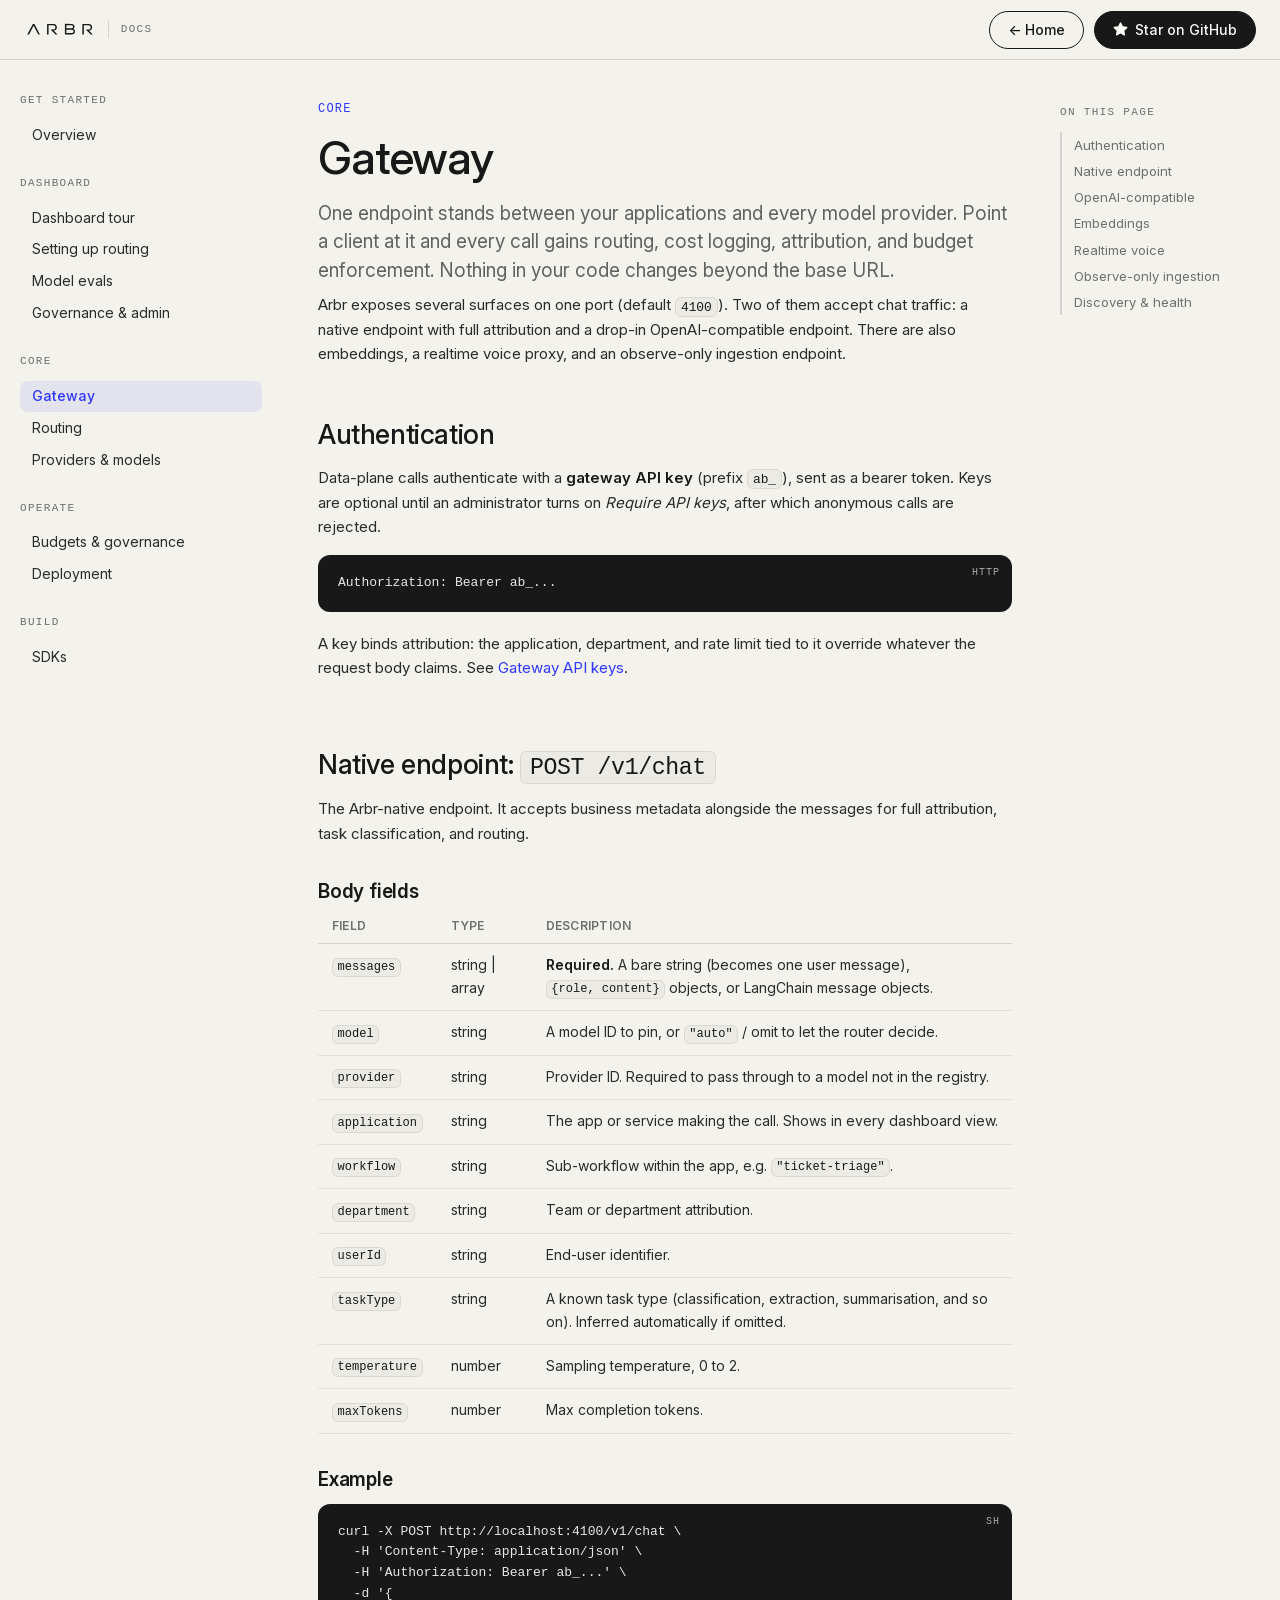
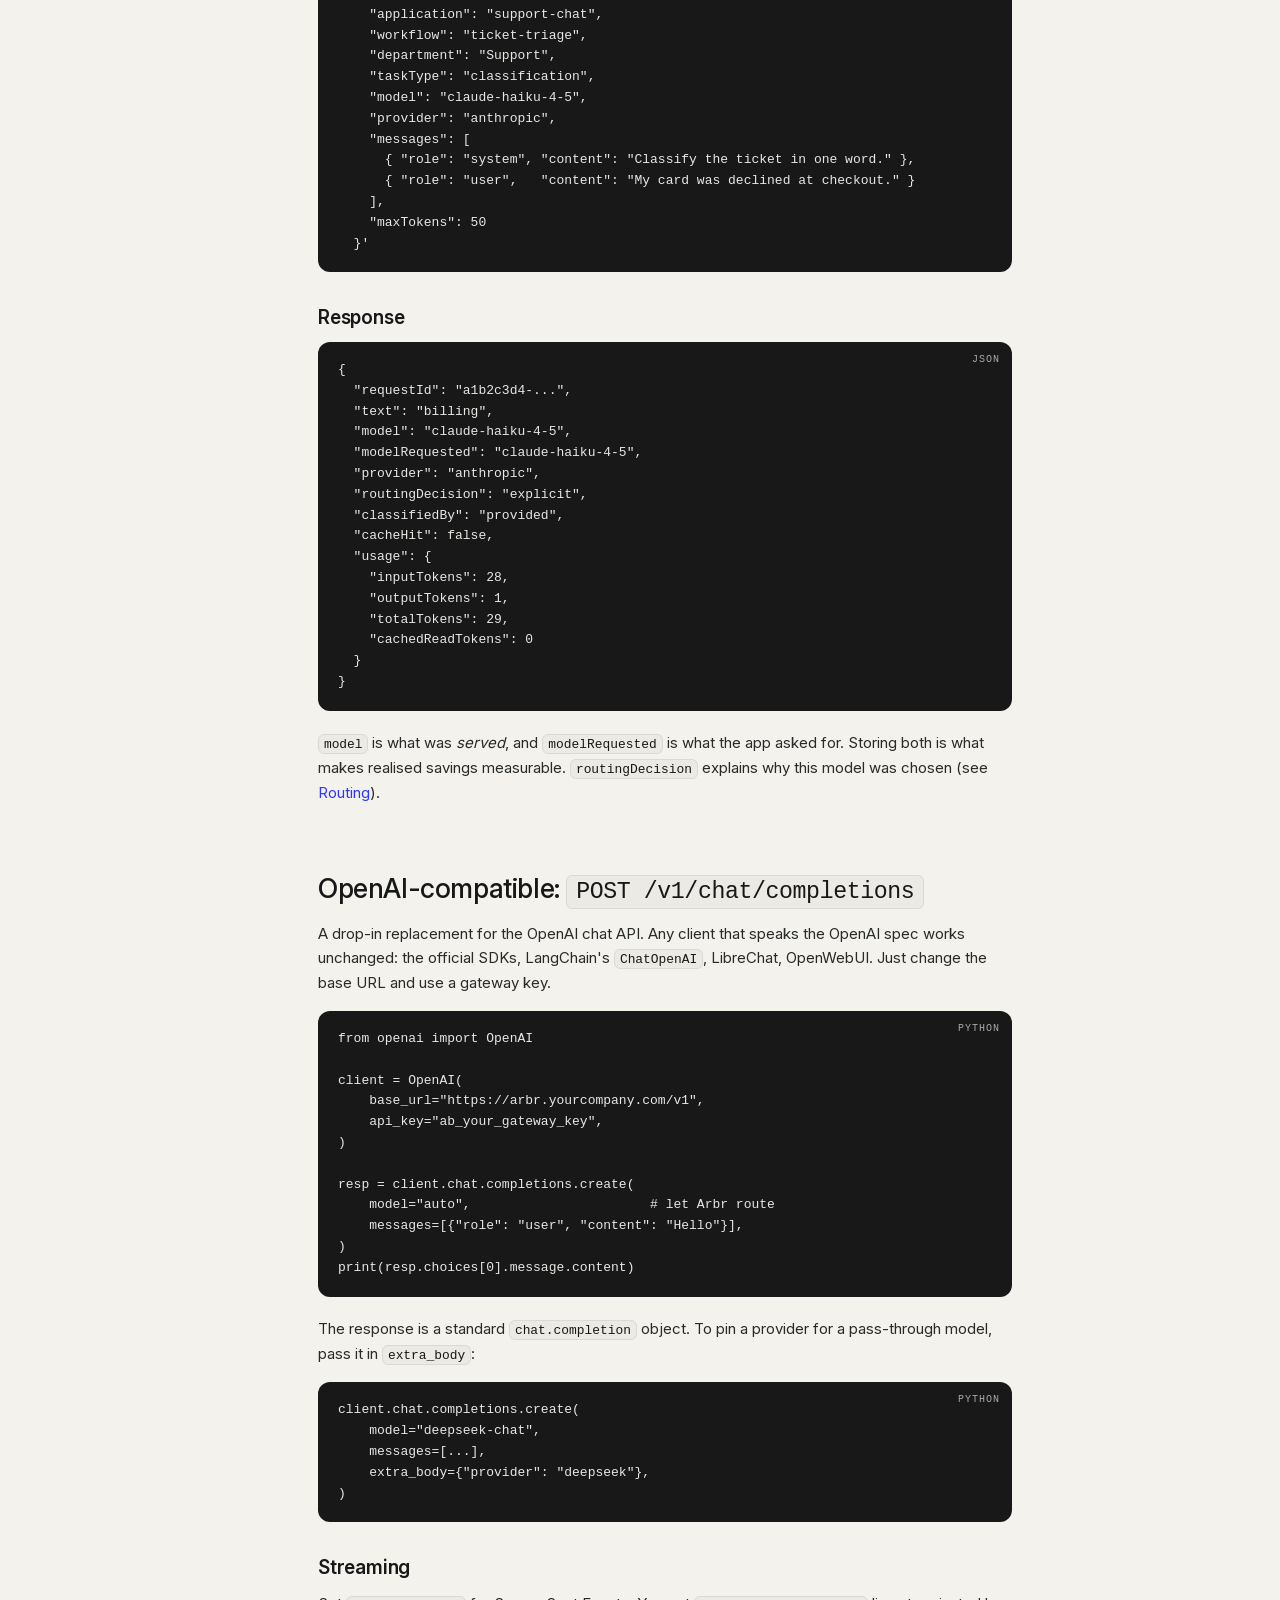
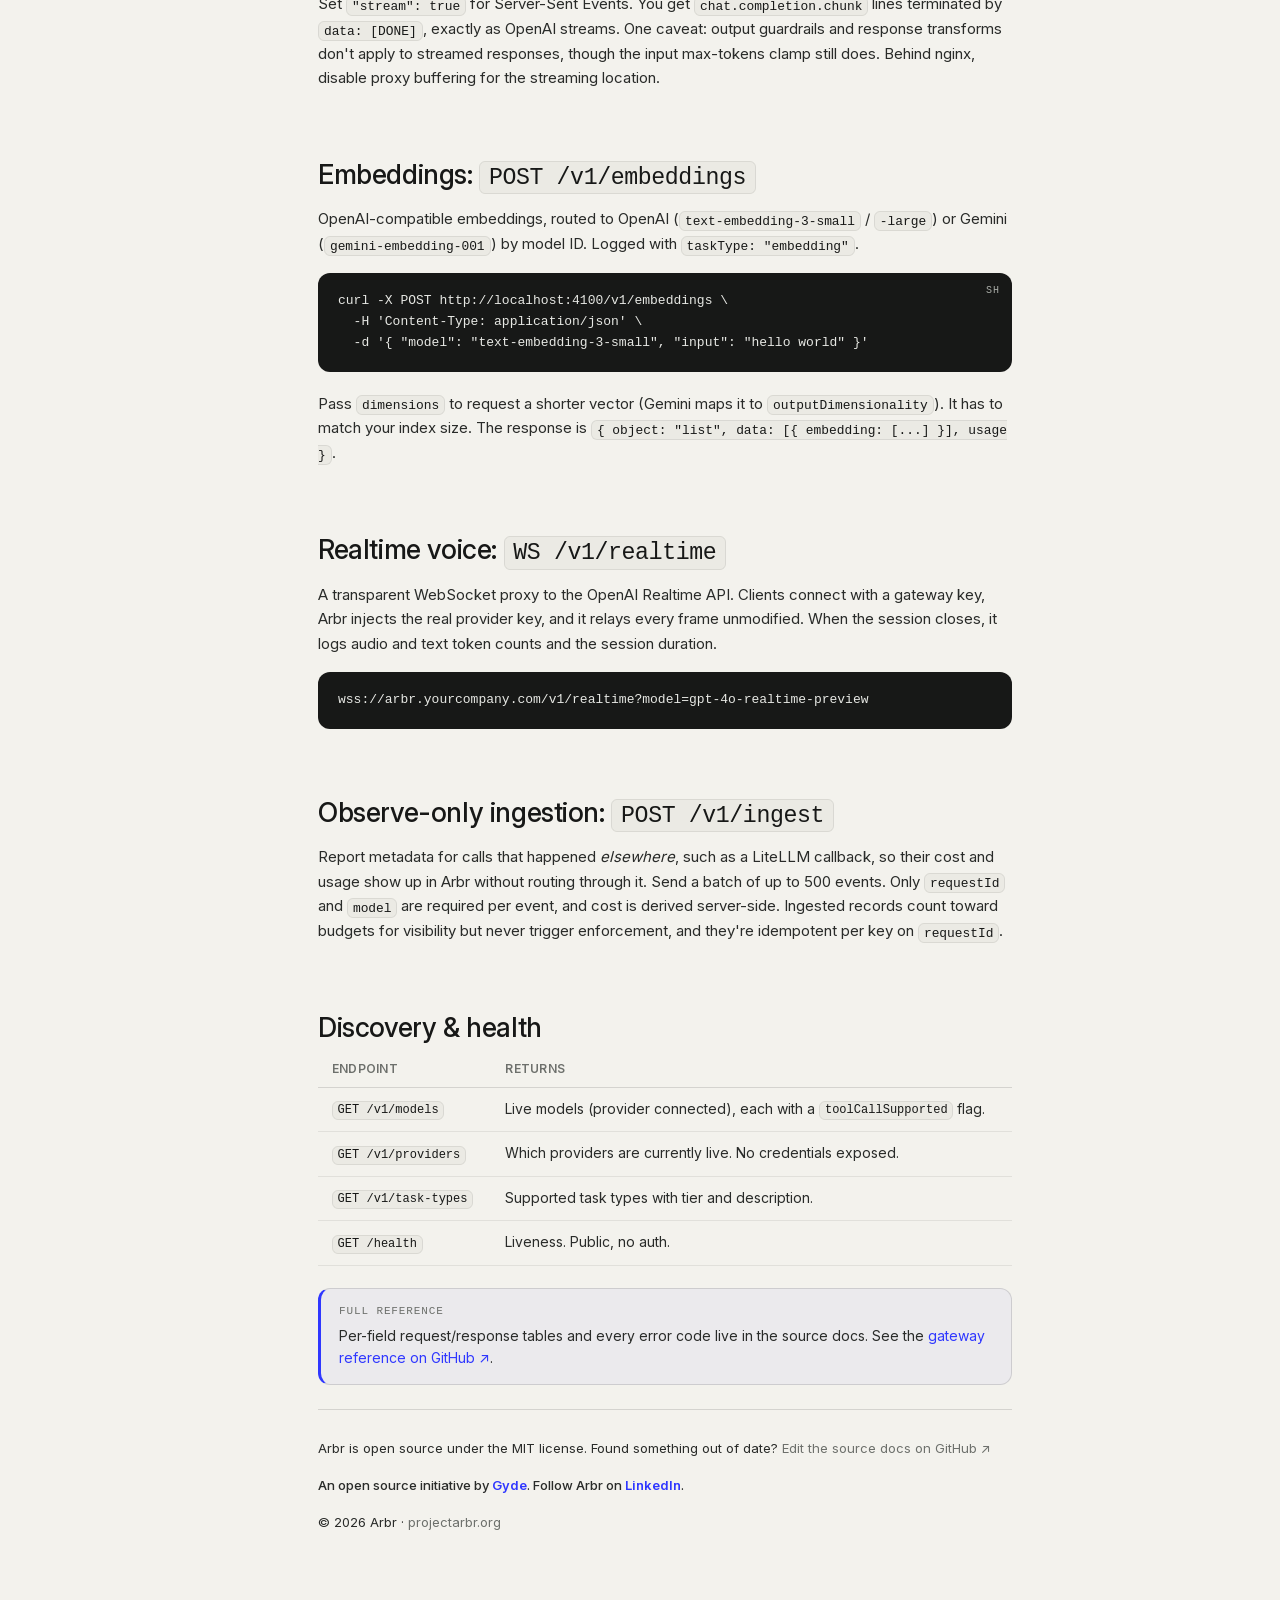
<file: docs/gateway/index.html>
<!DOCTYPE html>
<html lang="en">
<head>
  <meta charset="UTF-8" />
  <meta name="viewport" content="width=device-width, initial-scale=1.0" />
  <meta name="description" content="Arbr's gateway endpoints: native /v1/chat, OpenAI-compatible /v1/chat/completions, embeddings, realtime voice, and observe-only ingestion." />
  <title>Gateway · Arbr docs</title>

  <!-- Social share preview. Absolute URLs are required; scrapers do not resolve relative paths. -->
  <meta property="og:type" content="article" />
  <meta property="og:site_name" content="Arbr" />
  <meta property="og:url" content="https://projectarbr.org/docs/gateway/" />
  <meta property="og:title" content="Gateway · Arbr docs" />
  <meta property="og:description" content="Arbr's gateway endpoints: native /v1/chat, OpenAI-compatible /v1/chat/completions, embeddings, realtime voice, and observe-only ingestion." />
  <meta property="og:image" content="https://projectarbr.org/assets/og-image.png" />
  <meta property="og:image:width" content="1200" />
  <meta property="og:image:height" content="630" />
  <meta property="og:image:alt" content="Arbr — the open AI gateway and control plane" />
  <meta name="twitter:card" content="summary_large_image" />
  <meta name="twitter:title" content="Gateway · Arbr docs" />
  <meta name="twitter:description" content="Arbr's gateway endpoints: native /v1/chat, OpenAI-compatible /v1/chat/completions, embeddings, realtime voice, and observe-only ingestion." />
  <meta name="twitter:image" content="https://projectarbr.org/assets/og-image.png" />

  <link rel="icon" type="image/svg+xml" href="/favicon.svg" />
  <link rel="apple-touch-icon" href="/apple-touch-icon.png" />
  <link rel="preload" href="/fonts/inter-var-latin.woff2" as="font" type="font/woff2" crossorigin />
  <link rel="stylesheet" href="/docs/docs.css" />
</head>
<body>
  <header class="topbar">
    <a class="brand" href="/" aria-label="Arbr home">
      <img src="/assets/arbr-wordmark.svg" alt="Arbr" />
      <span class="tag">Docs</span>
    </a>
    <div class="topbar-actions">
      <a class="btn btn-light btn-hide-mobile" href="/">← Home</a>
      <a class="btn btn-dark btn-star" href="https://github.com/project-arbr/arbr-control-plane" target="_blank" rel="noopener">
        <svg viewBox="0 0 16 16" fill="currentColor" aria-hidden="true"><path d="M8 .25a.75.75 0 0 1 .673.418l1.882 3.815 4.21.612a.75.75 0 0 1 .416 1.279l-3.046 2.97.719 4.192a.75.75 0 0 1-1.088.791L8 12.347l-3.766 1.98a.75.75 0 0 1-1.088-.79l.72-4.194L.818 6.374a.75.75 0 0 1 .416-1.28l4.21-.611L7.327.668A.75.75 0 0 1 8 .25Z"/></svg>
        Star on GitHub
        <span class="gh-count" data-gh-stars hidden></span>
      </a>
    </div>
  </header>

  <div class="shell">
    <nav class="sidebar">
      <div class="group">
        <p class="group-title">Get started</p>
        <a href="/docs/">Overview</a>
      </div>
      <div class="group">
        <p class="group-title">Dashboard</p>
        <a href="/docs/dashboard/">Dashboard tour</a>
        <a href="/docs/dashboard/routing/">Setting up routing</a>
        <a href="/docs/dashboard/evals/">Model evals</a>
        <a href="/docs/dashboard/governance/">Governance & admin</a>
      </div>
      <div class="group">
        <p class="group-title">Core</p>
        <a href="/docs/gateway/" class="active">Gateway</a>
        <a href="/docs/routing/">Routing</a>
        <a href="/docs/providers/">Providers & models</a>
      </div>
      <div class="group">
        <p class="group-title">Operate</p>
        <a href="/docs/budgets-governance/">Budgets & governance</a>
        <a href="/docs/deployment/">Deployment</a>
      </div>
      <div class="group">
        <p class="group-title">Build</p>
        <a href="/docs/sdks/">SDKs</a>
      </div>
    </nav>

    <main class="content">
      <details class="mobile-nav">
      <summary>Gateway &nbsp;·&nbsp; menu</summary>
      <div class="m-links">
        <a href="/docs/">Overview</a>
        <a href="/docs/dashboard/">Dashboard tour</a>
        <a href="/docs/dashboard/routing/">Setting up routing</a>
        <a href="/docs/dashboard/evals/">Model evals</a>
        <a href="/docs/dashboard/governance/">Governance & admin</a>
        <a href="/docs/gateway/" class="active">Gateway</a>
        <a href="/docs/routing/">Routing</a>
        <a href="/docs/providers/">Providers & models</a>
        <a href="/docs/budgets-governance/">Budgets & governance</a>
        <a href="/docs/deployment/">Deployment</a>
        <a href="/docs/sdks/">SDKs</a>
      </div>
    </details>
      
<p class="kicker">Core</p>
<h1>Gateway</h1>
<p class="lede">One endpoint stands between your applications and every model provider. Point a client at it and every call gains routing, cost logging, attribution, and budget enforcement. Nothing in your code changes beyond the base URL.</p>

<p>Arbr exposes several surfaces on one port (default <code>4100</code>). Two of them accept chat traffic: a native endpoint with full attribution and a drop-in OpenAI-compatible endpoint. There are also embeddings, a realtime voice proxy, and an observe-only ingestion endpoint.</p>

<h2 id="auth">Authentication</h2>
<p>Data-plane calls authenticate with a <strong>gateway API key</strong> (prefix <code>ab_</code>), sent as a bearer token. Keys are optional until an administrator turns on <em>Require API keys</em>, after which anonymous calls are rejected.</p>
<div class="codeblock"><span class="lang">http</span><pre><code>Authorization: Bearer ab_...</code></pre></div>
<p>A key binds attribution: the application, department, and rate limit tied to it override whatever the request body claims. See <a href="/docs/budgets-governance/#api-keys">Gateway API keys</a>.</p>

<h2 id="native">Native endpoint: <code>POST /v1/chat</code></h2>
<p>The Arbr-native endpoint. It accepts business metadata alongside the messages for full attribution, task classification, and routing.</p>

<h3>Body fields</h3>
<div class="table-scroll"><table>
<thead><tr><th>Field</th><th>Type</th><th>Description</th></tr></thead>
<tbody>
<tr><td><code>messages</code></td><td>string | array</td><td><strong>Required.</strong> A bare string (becomes one user message), <code>{role, content}</code> objects, or LangChain message objects.</td></tr>
<tr><td><code>model</code></td><td>string</td><td>A model ID to pin, or <code>"auto"</code> / omit to let the router decide.</td></tr>
<tr><td><code>provider</code></td><td>string</td><td>Provider ID. Required to pass through to a model not in the registry.</td></tr>
<tr><td><code>application</code></td><td>string</td><td>The app or service making the call. Shows in every dashboard view.</td></tr>
<tr><td><code>workflow</code></td><td>string</td><td>Sub-workflow within the app, e.g. <code>"ticket-triage"</code>.</td></tr>
<tr><td><code>department</code></td><td>string</td><td>Team or department attribution.</td></tr>
<tr><td><code>userId</code></td><td>string</td><td>End-user identifier.</td></tr>
<tr><td><code>taskType</code></td><td>string</td><td>A known task type (classification, extraction, summarisation, and so on). Inferred automatically if omitted.</td></tr>
<tr><td><code>temperature</code></td><td>number</td><td>Sampling temperature, 0 to 2.</td></tr>
<tr><td><code>maxTokens</code></td><td>number</td><td>Max completion tokens.</td></tr>
</tbody>
</table></div>

<h3>Example</h3>
<div class="codeblock"><span class="lang">sh</span><pre><code>curl -X POST http://localhost:4100/v1/chat \
  -H 'Content-Type: application/json' \
  -H 'Authorization: Bearer ab_...' \
  -d '{
    "application": "support-chat",
    "workflow": "ticket-triage",
    "department": "Support",
    "taskType": "classification",
    "model": "claude-haiku-4-5",
    "provider": "anthropic",
    "messages": [
      { "role": "system", "content": "Classify the ticket in one word." },
      { "role": "user",   "content": "My card was declined at checkout." }
    ],
    "maxTokens": 50
  }'</code></pre></div>

<h3>Response</h3>
<div class="codeblock"><span class="lang">json</span><pre><code>{
  "requestId": "a1b2c3d4-...",
  "text": "billing",
  "model": "claude-haiku-4-5",
  "modelRequested": "claude-haiku-4-5",
  "provider": "anthropic",
  "routingDecision": "explicit",
  "classifiedBy": "provided",
  "cacheHit": false,
  "usage": {
    "inputTokens": 28,
    "outputTokens": 1,
    "totalTokens": 29,
    "cachedReadTokens": 0
  }
}</code></pre></div>
<p><code>model</code> is what was <em>served</em>, and <code>modelRequested</code> is what the app asked for. Storing both is what makes realised savings measurable. <code>routingDecision</code> explains why this model was chosen (see <a href="/docs/routing/">Routing</a>).</p>

<h2 id="openai-compat">OpenAI-compatible: <code>POST /v1/chat/completions</code></h2>
<p>A drop-in replacement for the OpenAI chat API. Any client that speaks the OpenAI spec works unchanged: the official SDKs, LangChain's <code>ChatOpenAI</code>, LibreChat, OpenWebUI. Just change the base URL and use a gateway key.</p>
<div class="codeblock"><span class="lang">python</span><pre><code>from openai import OpenAI

client = OpenAI(
    base_url="https://arbr.yourcompany.com/v1",
    api_key="ab_your_gateway_key",
)

resp = client.chat.completions.create(
    model="auto",                       # let Arbr route
    messages=[{"role": "user", "content": "Hello"}],
)
print(resp.choices[0].message.content)</code></pre></div>
<p>The response is a standard <code>chat.completion</code> object. To pin a provider for a pass-through model, pass it in <code>extra_body</code>:</p>
<div class="codeblock"><span class="lang">python</span><pre><code>client.chat.completions.create(
    model="deepseek-chat",
    messages=[...],
    extra_body={"provider": "deepseek"},
)</code></pre></div>

<h3>Streaming</h3>
<p>Set <code>"stream": true</code> for Server-Sent Events. You get <code>chat.completion.chunk</code> lines terminated by <code>data: [DONE]</code>, exactly as OpenAI streams. One caveat: output guardrails and response transforms don't apply to streamed responses, though the input max-tokens clamp still does. Behind nginx, disable proxy buffering for the streaming location.</p>

<h2 id="embeddings">Embeddings: <code>POST /v1/embeddings</code></h2>
<p>OpenAI-compatible embeddings, routed to OpenAI (<code>text-embedding-3-small</code> / <code>-large</code>) or Gemini (<code>gemini-embedding-001</code>) by model ID. Logged with <code>taskType: "embedding"</code>.</p>
<div class="codeblock"><span class="lang">sh</span><pre><code>curl -X POST http://localhost:4100/v1/embeddings \
  -H 'Content-Type: application/json' \
  -d '{ "model": "text-embedding-3-small", "input": "hello world" }'</code></pre></div>
<p>Pass <code>dimensions</code> to request a shorter vector (Gemini maps it to <code>outputDimensionality</code>). It has to match your index size. The response is <code>{ object: "list", data: [{ embedding: [...] }], usage }</code>.</p>

<h2 id="realtime">Realtime voice: <code>WS /v1/realtime</code></h2>
<p>A transparent WebSocket proxy to the OpenAI Realtime API. Clients connect with a gateway key, Arbr injects the real provider key, and it relays every frame unmodified. When the session closes, it logs audio and text token counts and the session duration.</p>
<div class="codeblock"><pre><code>wss://arbr.yourcompany.com/v1/realtime?model=gpt-4o-realtime-preview</code></pre></div>

<h2 id="ingest">Observe-only ingestion: <code>POST /v1/ingest</code></h2>
<p>Report metadata for calls that happened <em>elsewhere</em>, such as a LiteLLM callback, so their cost and usage show up in Arbr without routing through it. Send a batch of up to 500 events. Only <code>requestId</code> and <code>model</code> are required per event, and cost is derived server-side. Ingested records count toward budgets for visibility but never trigger enforcement, and they're idempotent per key on <code>requestId</code>.</p>

<h2 id="discovery">Discovery &amp; health</h2>
<div class="table-scroll"><table>
<thead><tr><th>Endpoint</th><th>Returns</th></tr></thead>
<tbody>
<tr><td><code>GET /v1/models</code></td><td>Live models (provider connected), each with a <code>toolCallSupported</code> flag.</td></tr>
<tr><td><code>GET /v1/providers</code></td><td>Which providers are currently live. No credentials exposed.</td></tr>
<tr><td><code>GET /v1/task-types</code></td><td>Supported task types with tier and description.</td></tr>
<tr><td><code>GET /health</code></td><td>Liveness. Public, no auth.</td></tr>
</tbody>
</table></div>

<div class="note">
<span class="note-label">Full reference</span>
<p>Per-field request/response tables and every error code live in the source docs. See the <a href="https://github.com/project-arbr/arbr-control-plane/tree/main/docs/gateway" target="_blank" rel="noopener">gateway reference on GitHub ↗</a>.</p>
</div>

      <footer class="docs-footer">
        <p>Arbr is open source under the MIT license. Found something out of date?
        <a href="https://github.com/project-arbr/arbr-control-plane/tree/main/docs" target="_blank" rel="noopener">Edit the source docs on GitHub ↗</a></p>
        <p class="docs-initiative">An open source initiative by <a href="https://gyde.ai" target="_blank" rel="noopener">Gyde</a>. Follow Arbr on <a href="https://www.linkedin.com/company/project-arbr/" target="_blank" rel="noopener">LinkedIn</a>.</p>
        <p>© 2026 Arbr · <a href="/">projectarbr.org</a></p>
      </footer>
    </main>

    <aside class="toc">
      <p class="toc-title">On this page</p>
      <a href="#auth">Authentication</a>
      <a href="#native">Native endpoint</a>
      <a href="#openai-compat">OpenAI-compatible</a>
      <a href="#embeddings">Embeddings</a>
      <a href="#realtime">Realtime voice</a>
      <a href="#ingest">Observe-only ingestion</a>
      <a href="#discovery">Discovery & health</a>
    </aside>
  </div>

  <script>
    // Copy buttons for code blocks, same behaviour as the marketing page.
    document.querySelectorAll(".codeblock").forEach(function (block) {
      var btn = document.createElement("button");
      btn.className = "copy-btn";
      btn.type = "button";
      btn.textContent = "Copy";
      btn.addEventListener("click", function () {
        var code = block.querySelector("pre");
        navigator.clipboard.writeText(code ? code.innerText : "").then(function () {
          btn.textContent = "Copied";
          setTimeout(function () { btn.textContent = "Copy"; }, 1400);
        });
      });
      block.appendChild(btn);
    });
  </script>
  <script src="/assets/gh-stars.js" defer></script>
</body>
</html>
</file>
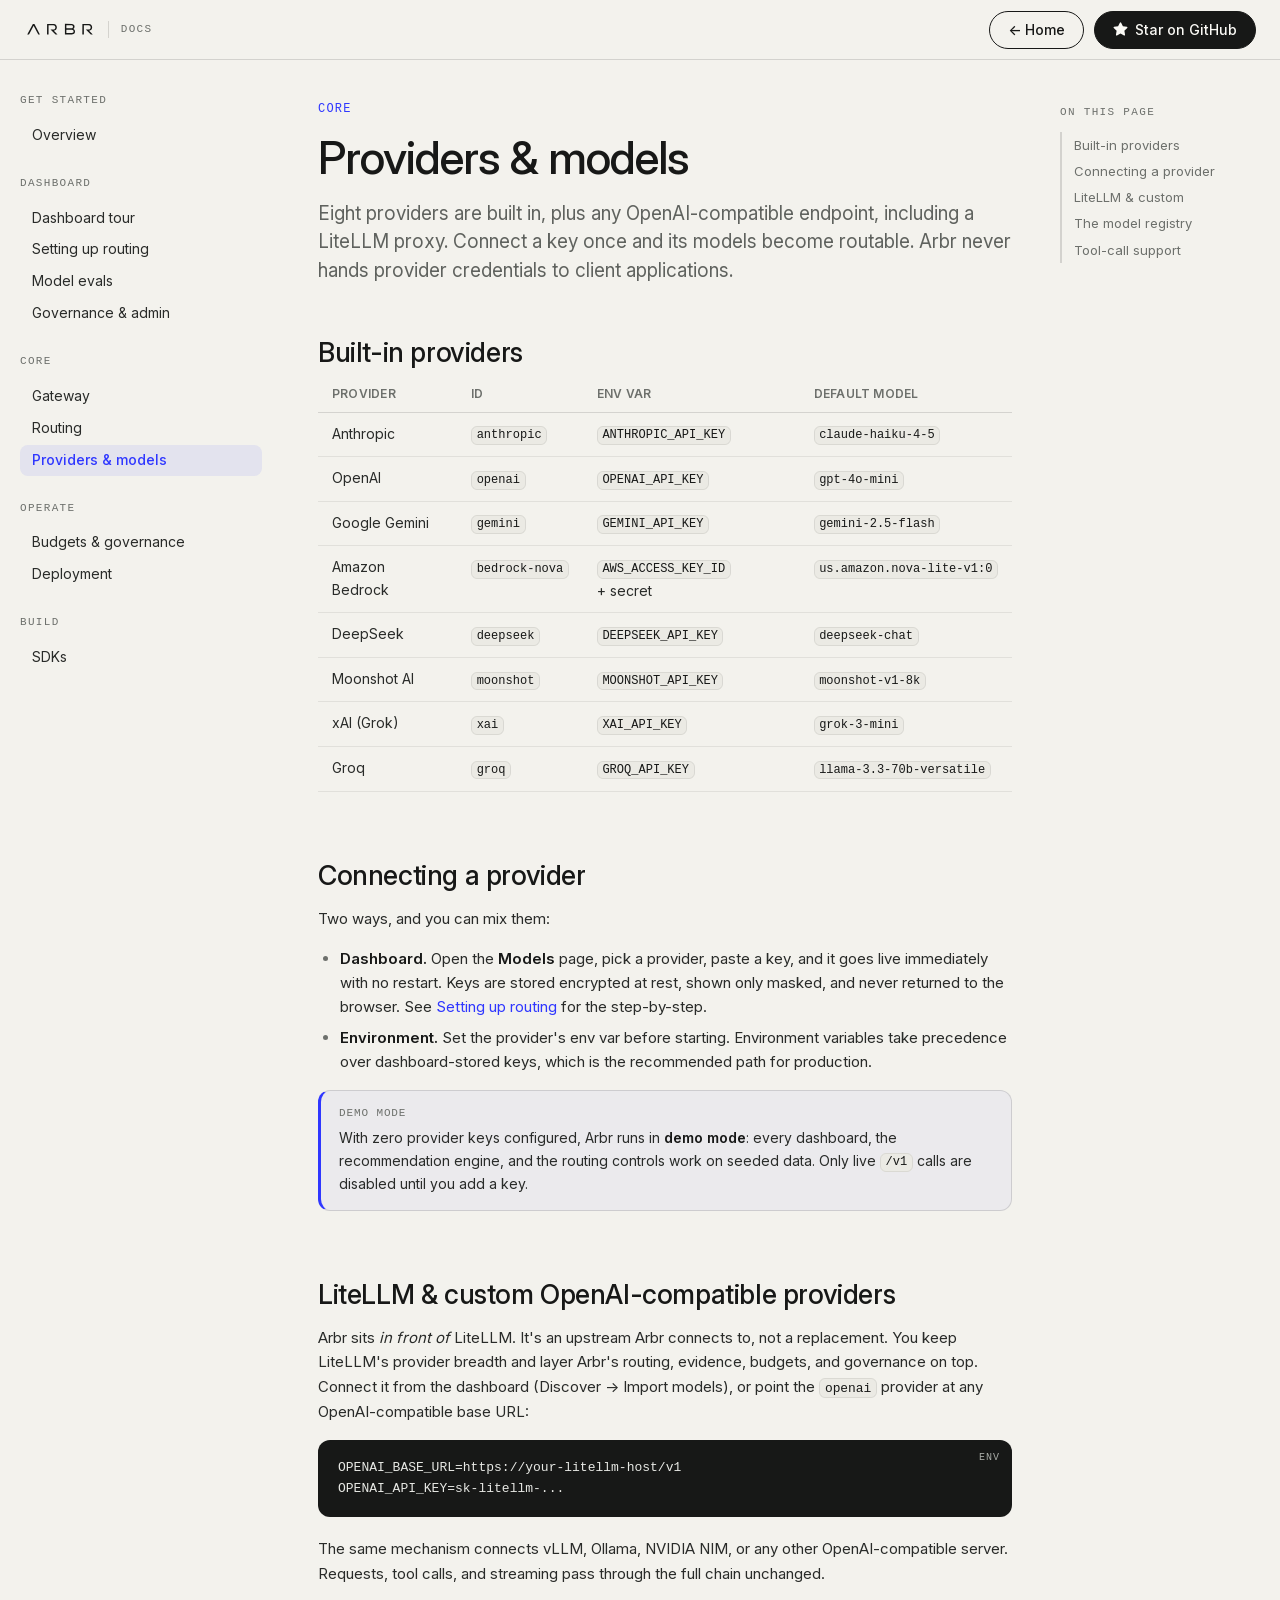
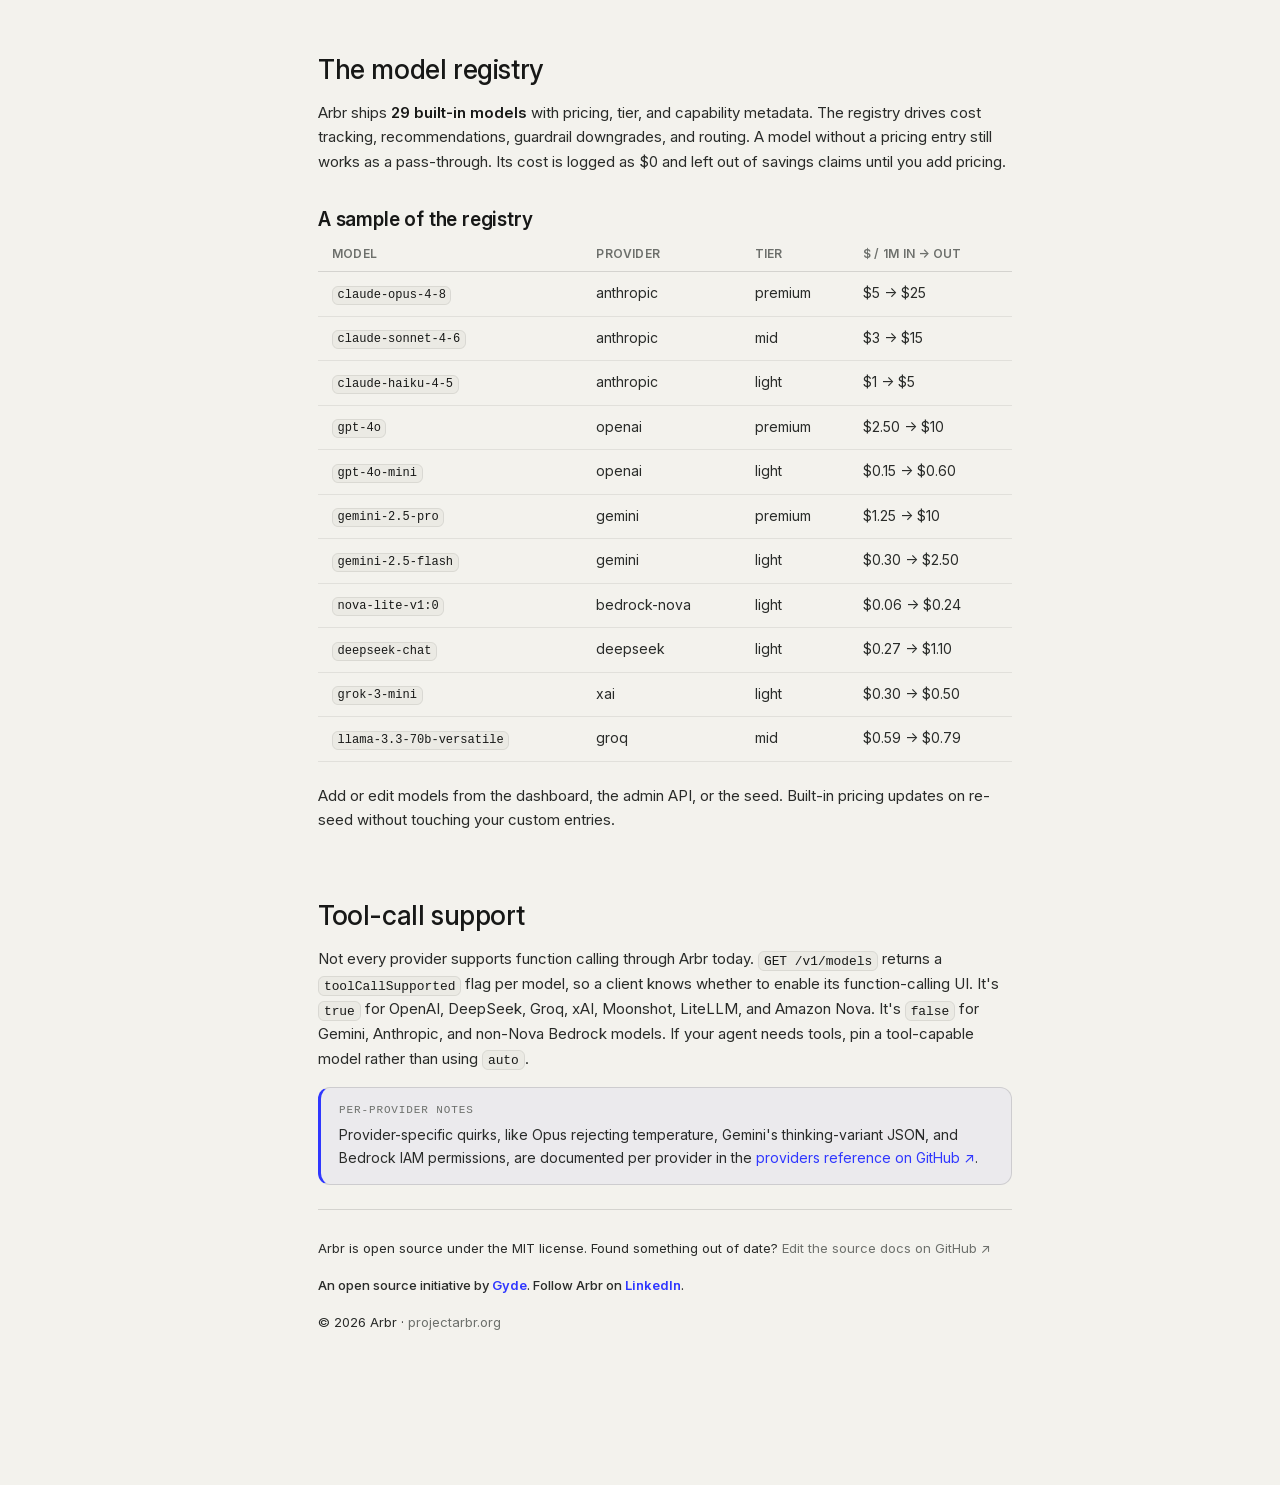
<file: docs/providers/index.html>
<!DOCTYPE html>
<html lang="en">
<head>
  <meta charset="UTF-8" />
  <meta name="viewport" content="width=device-width, initial-scale=1.0" />
  <meta name="description" content="The eight built-in providers, connecting via dashboard or env, LiteLLM and custom OpenAI-compatible endpoints, the 29-model registry, and tool-call support." />
  <title>Providers & models · Arbr docs</title>

  <!-- Social share preview. Absolute URLs are required; scrapers do not resolve relative paths. -->
  <meta property="og:type" content="article" />
  <meta property="og:site_name" content="Arbr" />
  <meta property="og:url" content="https://projectarbr.org/docs/providers/" />
  <meta property="og:title" content="Providers & models · Arbr docs" />
  <meta property="og:description" content="The eight built-in providers, connecting via dashboard or env, LiteLLM and custom OpenAI-compatible endpoints, the 29-model registry, and tool-call support." />
  <meta property="og:image" content="https://projectarbr.org/assets/og-image.png" />
  <meta property="og:image:width" content="1200" />
  <meta property="og:image:height" content="630" />
  <meta property="og:image:alt" content="Arbr — the open AI gateway and control plane" />
  <meta name="twitter:card" content="summary_large_image" />
  <meta name="twitter:title" content="Providers & models · Arbr docs" />
  <meta name="twitter:description" content="The eight built-in providers, connecting via dashboard or env, LiteLLM and custom OpenAI-compatible endpoints, the 29-model registry, and tool-call support." />
  <meta name="twitter:image" content="https://projectarbr.org/assets/og-image.png" />

  <link rel="icon" type="image/svg+xml" href="/favicon.svg" />
  <link rel="apple-touch-icon" href="/apple-touch-icon.png" />
  <link rel="preload" href="/fonts/inter-var-latin.woff2" as="font" type="font/woff2" crossorigin />
  <link rel="stylesheet" href="/docs/docs.css" />
</head>
<body>
  <header class="topbar">
    <a class="brand" href="/" aria-label="Arbr home">
      <img src="/assets/arbr-wordmark.svg" alt="Arbr" />
      <span class="tag">Docs</span>
    </a>
    <div class="topbar-actions">
      <a class="btn btn-light btn-hide-mobile" href="/">← Home</a>
      <a class="btn btn-dark btn-star" href="https://github.com/project-arbr/arbr-control-plane" target="_blank" rel="noopener">
        <svg viewBox="0 0 16 16" fill="currentColor" aria-hidden="true"><path d="M8 .25a.75.75 0 0 1 .673.418l1.882 3.815 4.21.612a.75.75 0 0 1 .416 1.279l-3.046 2.97.719 4.192a.75.75 0 0 1-1.088.791L8 12.347l-3.766 1.98a.75.75 0 0 1-1.088-.79l.72-4.194L.818 6.374a.75.75 0 0 1 .416-1.28l4.21-.611L7.327.668A.75.75 0 0 1 8 .25Z"/></svg>
        Star on GitHub
        <span class="gh-count" data-gh-stars hidden></span>
      </a>
    </div>
  </header>

  <div class="shell">
    <nav class="sidebar">
      <div class="group">
        <p class="group-title">Get started</p>
        <a href="/docs/">Overview</a>
      </div>
      <div class="group">
        <p class="group-title">Dashboard</p>
        <a href="/docs/dashboard/">Dashboard tour</a>
        <a href="/docs/dashboard/routing/">Setting up routing</a>
        <a href="/docs/dashboard/evals/">Model evals</a>
        <a href="/docs/dashboard/governance/">Governance & admin</a>
      </div>
      <div class="group">
        <p class="group-title">Core</p>
        <a href="/docs/gateway/">Gateway</a>
        <a href="/docs/routing/">Routing</a>
        <a href="/docs/providers/" class="active">Providers & models</a>
      </div>
      <div class="group">
        <p class="group-title">Operate</p>
        <a href="/docs/budgets-governance/">Budgets & governance</a>
        <a href="/docs/deployment/">Deployment</a>
      </div>
      <div class="group">
        <p class="group-title">Build</p>
        <a href="/docs/sdks/">SDKs</a>
      </div>
    </nav>

    <main class="content">
      <details class="mobile-nav">
      <summary>Providers & models &nbsp;·&nbsp; menu</summary>
      <div class="m-links">
        <a href="/docs/">Overview</a>
        <a href="/docs/dashboard/">Dashboard tour</a>
        <a href="/docs/dashboard/routing/">Setting up routing</a>
        <a href="/docs/dashboard/evals/">Model evals</a>
        <a href="/docs/dashboard/governance/">Governance & admin</a>
        <a href="/docs/gateway/">Gateway</a>
        <a href="/docs/routing/">Routing</a>
        <a href="/docs/providers/" class="active">Providers & models</a>
        <a href="/docs/budgets-governance/">Budgets & governance</a>
        <a href="/docs/deployment/">Deployment</a>
        <a href="/docs/sdks/">SDKs</a>
      </div>
    </details>
      
<p class="kicker">Core</p>
<h1>Providers &amp; models</h1>
<p class="lede">Eight providers are built in, plus any OpenAI-compatible endpoint, including a LiteLLM proxy. Connect a key once and its models become routable. Arbr never hands provider credentials to client applications.</p>

<h2 id="providers">Built-in providers</h2>
<div class="table-scroll"><table>
<thead><tr><th>Provider</th><th>ID</th><th>Env var</th><th>Default model</th></tr></thead>
<tbody>
<tr><td>Anthropic</td><td><code>anthropic</code></td><td><code>ANTHROPIC_API_KEY</code></td><td><code>claude-haiku-4-5</code></td></tr>
<tr><td>OpenAI</td><td><code>openai</code></td><td><code>OPENAI_API_KEY</code></td><td><code>gpt-4o-mini</code></td></tr>
<tr><td>Google Gemini</td><td><code>gemini</code></td><td><code>GEMINI_API_KEY</code></td><td><code>gemini-2.5-flash</code></td></tr>
<tr><td>Amazon Bedrock</td><td><code>bedrock-nova</code></td><td><code>AWS_ACCESS_KEY_ID</code> +&nbsp;secret</td><td><code>us.amazon.nova-lite-v1:0</code></td></tr>
<tr><td>DeepSeek</td><td><code>deepseek</code></td><td><code>DEEPSEEK_API_KEY</code></td><td><code>deepseek-chat</code></td></tr>
<tr><td>Moonshot AI</td><td><code>moonshot</code></td><td><code>MOONSHOT_API_KEY</code></td><td><code>moonshot-v1-8k</code></td></tr>
<tr><td>xAI (Grok)</td><td><code>xai</code></td><td><code>XAI_API_KEY</code></td><td><code>grok-3-mini</code></td></tr>
<tr><td>Groq</td><td><code>groq</code></td><td><code>GROQ_API_KEY</code></td><td><code>llama-3.3-70b-versatile</code></td></tr>
</tbody>
</table></div>

<h2 id="connect">Connecting a provider</h2>
<p>Two ways, and you can mix them:</p>
<ul>
<li><strong>Dashboard.</strong> Open the <strong>Models</strong> page, pick a provider, paste a key, and it goes live immediately with no restart. Keys are stored encrypted at rest, shown only masked, and never returned to the browser. See <a href="/docs/dashboard/routing/#connect">Setting up routing</a> for the step-by-step.</li>
<li><strong>Environment.</strong> Set the provider's env var before starting. Environment variables take precedence over dashboard-stored keys, which is the recommended path for production.</li>
</ul>

<div class="note">
<span class="note-label">Demo mode</span>
<p>With zero provider keys configured, Arbr runs in <strong>demo mode</strong>: every dashboard, the recommendation engine, and the routing controls work on seeded data. Only live <code>/v1</code> calls are disabled until you add a key.</p>
</div>

<h2 id="litellm">LiteLLM &amp; custom OpenAI-compatible providers</h2>
<p>Arbr sits <em>in front of</em> LiteLLM. It's an upstream Arbr connects to, not a replacement. You keep LiteLLM's provider breadth and layer Arbr's routing, evidence, budgets, and governance on top. Connect it from the dashboard (Discover → Import models), or point the <code>openai</code> provider at any OpenAI-compatible base URL:</p>
<div class="codeblock"><span class="lang">env</span><pre><code>OPENAI_BASE_URL=https://your-litellm-host/v1
OPENAI_API_KEY=sk-litellm-...</code></pre></div>
<p>The same mechanism connects vLLM, Ollama, NVIDIA NIM, or any other OpenAI-compatible server. Requests, tool calls, and streaming pass through the full chain unchanged.</p>

<h2 id="registry">The model registry</h2>
<p>Arbr ships <strong>29 built-in models</strong> with pricing, tier, and capability metadata. The registry drives cost tracking, recommendations, guardrail downgrades, and routing. A model without a pricing entry still works as a pass-through. Its cost is logged as $0 and left out of savings claims until you add pricing.</p>

<h3>A sample of the registry</h3>
<div class="table-scroll"><table>
<thead><tr><th>Model</th><th>Provider</th><th>Tier</th><th>$ / 1M in → out</th></tr></thead>
<tbody>
<tr><td><code>claude-opus-4-8</code></td><td>anthropic</td><td>premium</td><td>$5 → $25</td></tr>
<tr><td><code>claude-sonnet-4-6</code></td><td>anthropic</td><td>mid</td><td>$3 → $15</td></tr>
<tr><td><code>claude-haiku-4-5</code></td><td>anthropic</td><td>light</td><td>$1 → $5</td></tr>
<tr><td><code>gpt-4o</code></td><td>openai</td><td>premium</td><td>$2.50 → $10</td></tr>
<tr><td><code>gpt-4o-mini</code></td><td>openai</td><td>light</td><td>$0.15 → $0.60</td></tr>
<tr><td><code>gemini-2.5-pro</code></td><td>gemini</td><td>premium</td><td>$1.25 → $10</td></tr>
<tr><td><code>gemini-2.5-flash</code></td><td>gemini</td><td>light</td><td>$0.30 → $2.50</td></tr>
<tr><td><code>nova-lite-v1:0</code></td><td>bedrock-nova</td><td>light</td><td>$0.06 → $0.24</td></tr>
<tr><td><code>deepseek-chat</code></td><td>deepseek</td><td>light</td><td>$0.27 → $1.10</td></tr>
<tr><td><code>grok-3-mini</code></td><td>xai</td><td>light</td><td>$0.30 → $0.50</td></tr>
<tr><td><code>llama-3.3-70b-versatile</code></td><td>groq</td><td>mid</td><td>$0.59 → $0.79</td></tr>
</tbody>
</table></div>
<p>Add or edit models from the dashboard, the admin API, or the seed. Built-in pricing updates on re-seed without touching your custom entries.</p>

<h2 id="tools">Tool-call support</h2>
<p>Not every provider supports function calling through Arbr today. <code>GET /v1/models</code> returns a <code>toolCallSupported</code> flag per model, so a client knows whether to enable its function-calling UI. It's <code>true</code> for OpenAI, DeepSeek, Groq, xAI, Moonshot, LiteLLM, and Amazon Nova. It's <code>false</code> for Gemini, Anthropic, and non-Nova Bedrock models. If your agent needs tools, pin a tool-capable model rather than using <code>auto</code>.</p>

<div class="note">
<span class="note-label">Per-provider notes</span>
<p>Provider-specific quirks, like Opus rejecting temperature, Gemini's thinking-variant JSON, and Bedrock IAM permissions, are documented per provider in the <a href="https://github.com/project-arbr/arbr-control-plane/tree/main/docs/providers" target="_blank" rel="noopener">providers reference on GitHub ↗</a>.</p>
</div>

      <footer class="docs-footer">
        <p>Arbr is open source under the MIT license. Found something out of date?
        <a href="https://github.com/project-arbr/arbr-control-plane/tree/main/docs" target="_blank" rel="noopener">Edit the source docs on GitHub ↗</a></p>
        <p class="docs-initiative">An open source initiative by <a href="https://gyde.ai" target="_blank" rel="noopener">Gyde</a>. Follow Arbr on <a href="https://www.linkedin.com/company/project-arbr/" target="_blank" rel="noopener">LinkedIn</a>.</p>
        <p>© 2026 Arbr · <a href="/">projectarbr.org</a></p>
      </footer>
    </main>

    <aside class="toc">
      <p class="toc-title">On this page</p>
      <a href="#providers">Built-in providers</a>
      <a href="#connect">Connecting a provider</a>
      <a href="#litellm">LiteLLM & custom</a>
      <a href="#registry">The model registry</a>
      <a href="#tools">Tool-call support</a>
    </aside>
  </div>

  <script>
    // Copy buttons for code blocks, same behaviour as the marketing page.
    document.querySelectorAll(".codeblock").forEach(function (block) {
      var btn = document.createElement("button");
      btn.className = "copy-btn";
      btn.type = "button";
      btn.textContent = "Copy";
      btn.addEventListener("click", function () {
        var code = block.querySelector("pre");
        navigator.clipboard.writeText(code ? code.innerText : "").then(function () {
          btn.textContent = "Copied";
          setTimeout(function () { btn.textContent = "Copy"; }, 1400);
        });
      });
      block.appendChild(btn);
    });
  </script>
  <script src="/assets/gh-stars.js" defer></script>
</body>
</html>
</file>
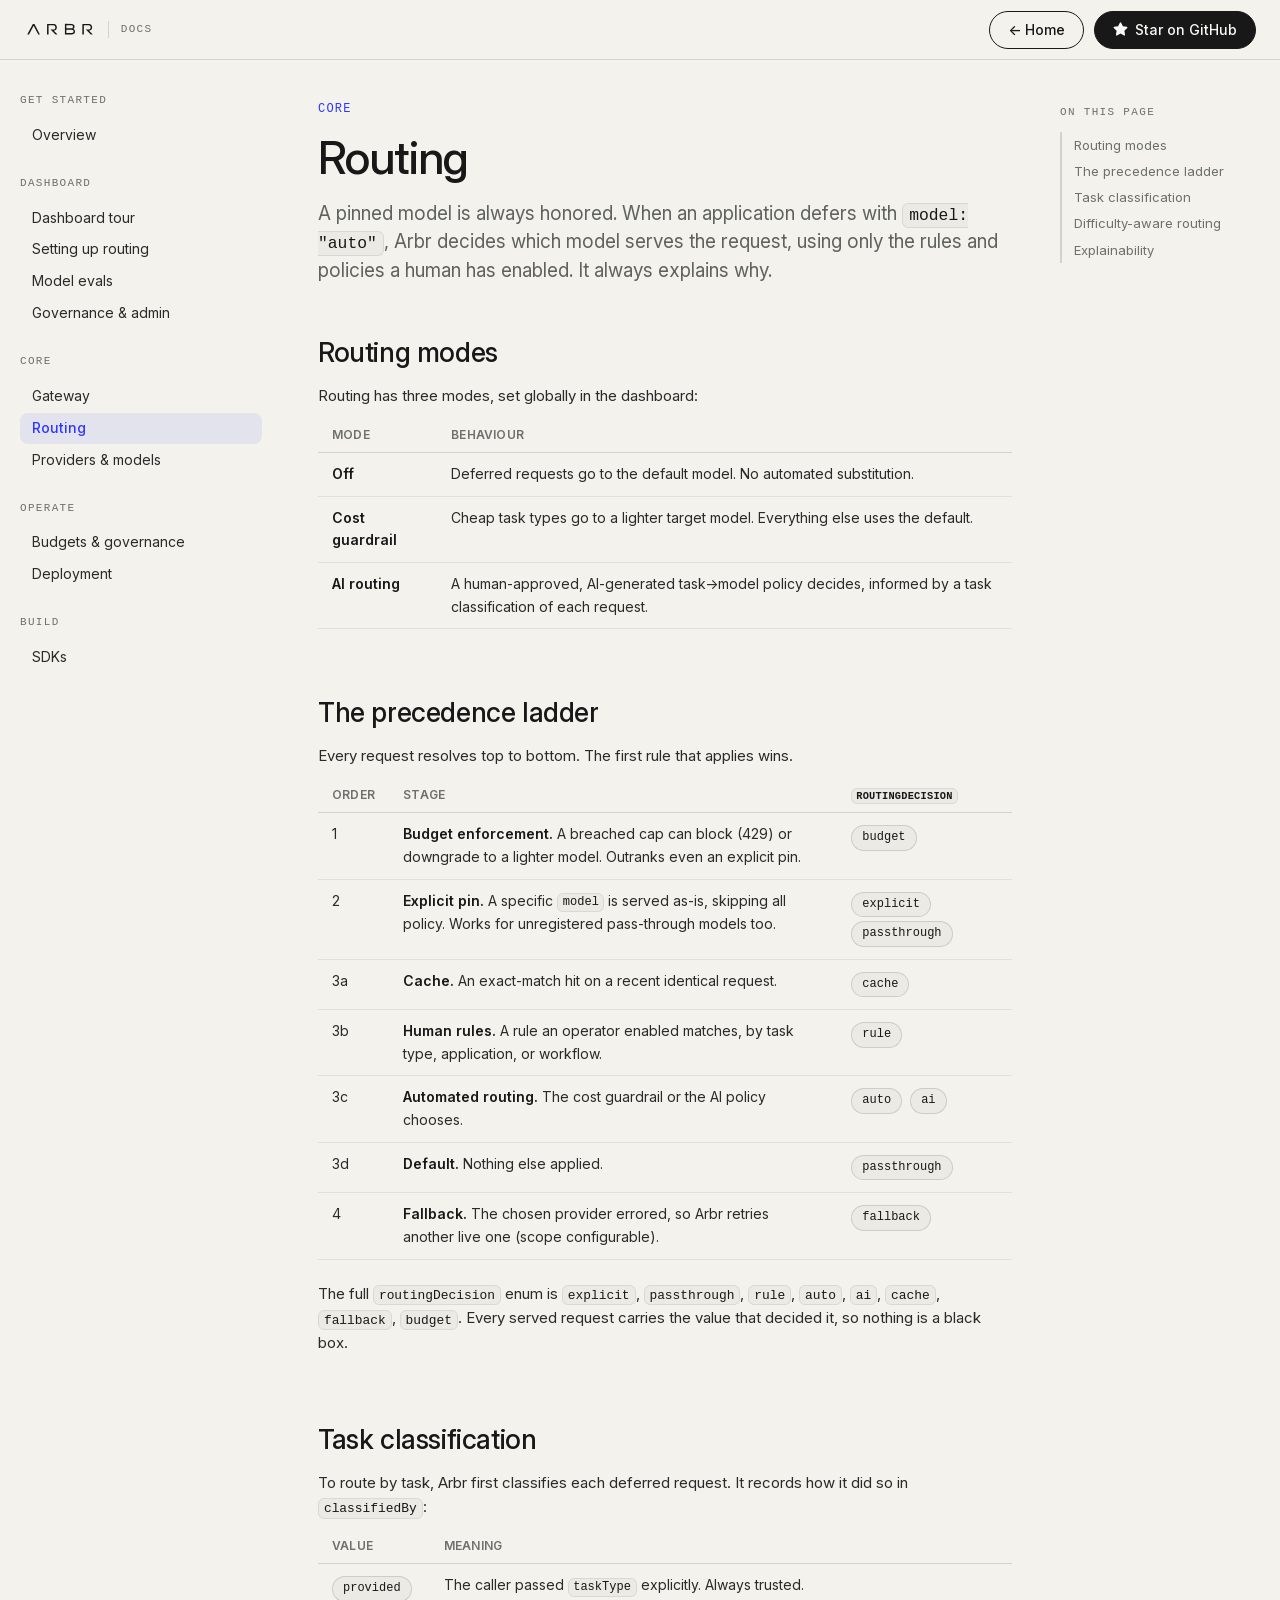
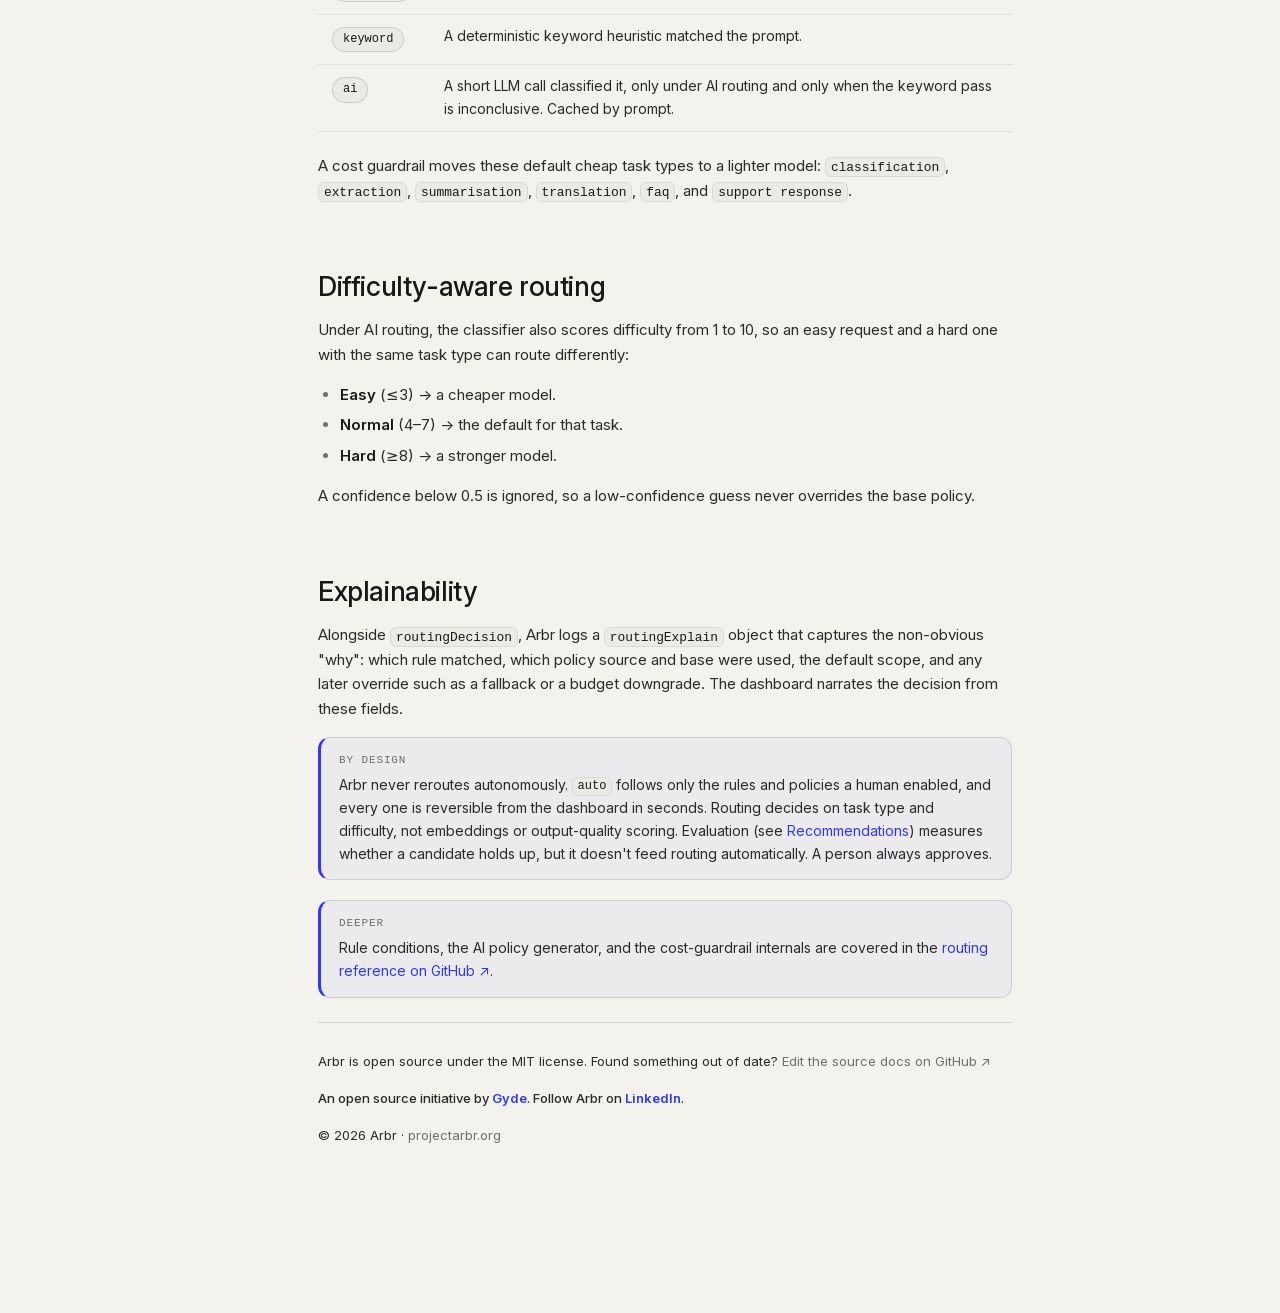
<file: docs/routing/index.html>
<!DOCTYPE html>
<html lang="en">
<head>
  <meta charset="UTF-8" />
  <meta name="viewport" content="width=device-width, initial-scale=1.0" />
  <meta name="description" content="How Arbr decides which model serves a deferred request: modes, the precedence ladder, task classification, difficulty, and explainability." />
  <title>Routing · Arbr docs</title>

  <!-- Social share preview. Absolute URLs are required; scrapers do not resolve relative paths. -->
  <meta property="og:type" content="article" />
  <meta property="og:site_name" content="Arbr" />
  <meta property="og:url" content="https://projectarbr.org/docs/routing/" />
  <meta property="og:title" content="Routing · Arbr docs" />
  <meta property="og:description" content="How Arbr decides which model serves a deferred request: modes, the precedence ladder, task classification, difficulty, and explainability." />
  <meta property="og:image" content="https://projectarbr.org/assets/og-image.png" />
  <meta property="og:image:width" content="1200" />
  <meta property="og:image:height" content="630" />
  <meta property="og:image:alt" content="Arbr — the open AI gateway and control plane" />
  <meta name="twitter:card" content="summary_large_image" />
  <meta name="twitter:title" content="Routing · Arbr docs" />
  <meta name="twitter:description" content="How Arbr decides which model serves a deferred request: modes, the precedence ladder, task classification, difficulty, and explainability." />
  <meta name="twitter:image" content="https://projectarbr.org/assets/og-image.png" />

  <link rel="icon" type="image/svg+xml" href="/favicon.svg" />
  <link rel="apple-touch-icon" href="/apple-touch-icon.png" />
  <link rel="preload" href="/fonts/inter-var-latin.woff2" as="font" type="font/woff2" crossorigin />
  <link rel="stylesheet" href="/docs/docs.css" />
</head>
<body>
  <header class="topbar">
    <a class="brand" href="/" aria-label="Arbr home">
      <img src="/assets/arbr-wordmark.svg" alt="Arbr" />
      <span class="tag">Docs</span>
    </a>
    <div class="topbar-actions">
      <a class="btn btn-light btn-hide-mobile" href="/">← Home</a>
      <a class="btn btn-dark btn-star" href="https://github.com/project-arbr/arbr-control-plane" target="_blank" rel="noopener">
        <svg viewBox="0 0 16 16" fill="currentColor" aria-hidden="true"><path d="M8 .25a.75.75 0 0 1 .673.418l1.882 3.815 4.21.612a.75.75 0 0 1 .416 1.279l-3.046 2.97.719 4.192a.75.75 0 0 1-1.088.791L8 12.347l-3.766 1.98a.75.75 0 0 1-1.088-.79l.72-4.194L.818 6.374a.75.75 0 0 1 .416-1.28l4.21-.611L7.327.668A.75.75 0 0 1 8 .25Z"/></svg>
        Star on GitHub
        <span class="gh-count" data-gh-stars hidden></span>
      </a>
    </div>
  </header>

  <div class="shell">
    <nav class="sidebar">
      <div class="group">
        <p class="group-title">Get started</p>
        <a href="/docs/">Overview</a>
      </div>
      <div class="group">
        <p class="group-title">Dashboard</p>
        <a href="/docs/dashboard/">Dashboard tour</a>
        <a href="/docs/dashboard/routing/">Setting up routing</a>
        <a href="/docs/dashboard/evals/">Model evals</a>
        <a href="/docs/dashboard/governance/">Governance & admin</a>
      </div>
      <div class="group">
        <p class="group-title">Core</p>
        <a href="/docs/gateway/">Gateway</a>
        <a href="/docs/routing/" class="active">Routing</a>
        <a href="/docs/providers/">Providers & models</a>
      </div>
      <div class="group">
        <p class="group-title">Operate</p>
        <a href="/docs/budgets-governance/">Budgets & governance</a>
        <a href="/docs/deployment/">Deployment</a>
      </div>
      <div class="group">
        <p class="group-title">Build</p>
        <a href="/docs/sdks/">SDKs</a>
      </div>
    </nav>

    <main class="content">
      <details class="mobile-nav">
      <summary>Routing &nbsp;·&nbsp; menu</summary>
      <div class="m-links">
        <a href="/docs/">Overview</a>
        <a href="/docs/dashboard/">Dashboard tour</a>
        <a href="/docs/dashboard/routing/">Setting up routing</a>
        <a href="/docs/dashboard/evals/">Model evals</a>
        <a href="/docs/dashboard/governance/">Governance & admin</a>
        <a href="/docs/gateway/">Gateway</a>
        <a href="/docs/routing/" class="active">Routing</a>
        <a href="/docs/providers/">Providers & models</a>
        <a href="/docs/budgets-governance/">Budgets & governance</a>
        <a href="/docs/deployment/">Deployment</a>
        <a href="/docs/sdks/">SDKs</a>
      </div>
    </details>
      
<p class="kicker">Core</p>
<h1>Routing</h1>
<p class="lede">A pinned model is always honored. When an application defers with <code>model: "auto"</code>, Arbr decides which model serves the request, using only the rules and policies a human has enabled. It always explains why.</p>

<h2 id="modes">Routing modes</h2>
<p>Routing has three modes, set globally in the dashboard:</p>
<div class="table-scroll"><table>
<thead><tr><th>Mode</th><th>Behaviour</th></tr></thead>
<tbody>
<tr><td><strong>Off</strong></td><td>Deferred requests go to the default model. No automated substitution.</td></tr>
<tr><td><strong>Cost guardrail</strong></td><td>Cheap task types go to a lighter target model. Everything else uses the default.</td></tr>
<tr><td><strong>AI routing</strong></td><td>A human-approved, AI-generated task→model policy decides, informed by a task classification of each request.</td></tr>
</tbody>
</table></div>

<h2 id="precedence">The precedence ladder</h2>
<p>Every request resolves top to bottom. The first rule that applies wins.</p>
<div class="table-scroll"><table>
<thead><tr><th>Order</th><th>Stage</th><th><code>routingDecision</code></th></tr></thead>
<tbody>
<tr><td>1</td><td><strong>Budget enforcement.</strong> A breached cap can block (429) or downgrade to a lighter model. Outranks even an explicit pin.</td><td><span class="pill">budget</span></td></tr>
<tr><td>2</td><td><strong>Explicit pin.</strong> A specific <code>model</code> is served as-is, skipping all policy. Works for unregistered pass-through models too.</td><td><span class="pill">explicit</span> <span class="pill">passthrough</span></td></tr>
<tr><td>3a</td><td><strong>Cache.</strong> An exact-match hit on a recent identical request.</td><td><span class="pill">cache</span></td></tr>
<tr><td>3b</td><td><strong>Human rules.</strong> A rule an operator enabled matches, by task type, application, or workflow.</td><td><span class="pill">rule</span></td></tr>
<tr><td>3c</td><td><strong>Automated routing.</strong> The cost guardrail or the AI policy chooses.</td><td><span class="pill">auto</span> <span class="pill">ai</span></td></tr>
<tr><td>3d</td><td><strong>Default.</strong> Nothing else applied.</td><td><span class="pill">passthrough</span></td></tr>
<tr><td>4</td><td><strong>Fallback.</strong> The chosen provider errored, so Arbr retries another live one (scope configurable).</td><td><span class="pill">fallback</span></td></tr>
</tbody>
</table></div>
<p>The full <code>routingDecision</code> enum is <code>explicit</code>, <code>passthrough</code>, <code>rule</code>, <code>auto</code>, <code>ai</code>, <code>cache</code>, <code>fallback</code>, <code>budget</code>. Every served request carries the value that decided it, so nothing is a black box.</p>

<h2 id="classification">Task classification</h2>
<p>To route by task, Arbr first classifies each deferred request. It records how it did so in <code>classifiedBy</code>:</p>
<div class="table-scroll"><table>
<thead><tr><th>Value</th><th>Meaning</th></tr></thead>
<tbody>
<tr><td><span class="pill">provided</span></td><td>The caller passed <code>taskType</code> explicitly. Always trusted.</td></tr>
<tr><td><span class="pill">keyword</span></td><td>A deterministic keyword heuristic matched the prompt.</td></tr>
<tr><td><span class="pill">ai</span></td><td>A short LLM call classified it, only under AI routing and only when the keyword pass is inconclusive. Cached by prompt.</td></tr>
</tbody>
</table></div>
<p>A cost guardrail moves these default cheap task types to a lighter model: <code>classification</code>, <code>extraction</code>, <code>summarisation</code>, <code>translation</code>, <code>faq</code>, and <code>support response</code>.</p>

<h2 id="difficulty">Difficulty-aware routing</h2>
<p>Under AI routing, the classifier also scores difficulty from 1 to 10, so an easy request and a hard one with the same task type can route differently:</p>
<ul>
<li><strong>Easy</strong> (≤3) → a cheaper model.</li>
<li><strong>Normal</strong> (4–7) → the default for that task.</li>
<li><strong>Hard</strong> (≥8) → a stronger model.</li>
</ul>
<p>A confidence below 0.5 is ignored, so a low-confidence guess never overrides the base policy.</p>

<h2 id="explainability">Explainability</h2>
<p>Alongside <code>routingDecision</code>, Arbr logs a <code>routingExplain</code> object that captures the non-obvious "why": which rule matched, which policy source and base were used, the default scope, and any later override such as a fallback or a budget downgrade. The dashboard narrates the decision from these fields.</p>

<div class="note">
<span class="note-label">By design</span>
<p>Arbr never reroutes autonomously. <code>auto</code> follows only the rules and policies a human enabled, and every one is reversible from the dashboard in seconds. Routing decides on task type and difficulty, not embeddings or output-quality scoring. Evaluation (see <a href="/docs/budgets-governance/#recommendations">Recommendations</a>) measures whether a candidate holds up, but it doesn't feed routing automatically. A person always approves.</p>
</div>

<div class="note">
<span class="note-label">Deeper</span>
<p>Rule conditions, the AI policy generator, and the cost-guardrail internals are covered in the <a href="https://github.com/project-arbr/arbr-control-plane/blob/main/docs/routing.md" target="_blank" rel="noopener">routing reference on GitHub ↗</a>.</p>
</div>

      <footer class="docs-footer">
        <p>Arbr is open source under the MIT license. Found something out of date?
        <a href="https://github.com/project-arbr/arbr-control-plane/tree/main/docs" target="_blank" rel="noopener">Edit the source docs on GitHub ↗</a></p>
        <p class="docs-initiative">An open source initiative by <a href="https://gyde.ai" target="_blank" rel="noopener">Gyde</a>. Follow Arbr on <a href="https://www.linkedin.com/company/project-arbr/" target="_blank" rel="noopener">LinkedIn</a>.</p>
        <p>© 2026 Arbr · <a href="/">projectarbr.org</a></p>
      </footer>
    </main>

    <aside class="toc">
      <p class="toc-title">On this page</p>
      <a href="#modes">Routing modes</a>
      <a href="#precedence">The precedence ladder</a>
      <a href="#classification">Task classification</a>
      <a href="#difficulty">Difficulty-aware routing</a>
      <a href="#explainability">Explainability</a>
    </aside>
  </div>

  <script>
    // Copy buttons for code blocks, same behaviour as the marketing page.
    document.querySelectorAll(".codeblock").forEach(function (block) {
      var btn = document.createElement("button");
      btn.className = "copy-btn";
      btn.type = "button";
      btn.textContent = "Copy";
      btn.addEventListener("click", function () {
        var code = block.querySelector("pre");
        navigator.clipboard.writeText(code ? code.innerText : "").then(function () {
          btn.textContent = "Copied";
          setTimeout(function () { btn.textContent = "Copy"; }, 1400);
        });
      });
      block.appendChild(btn);
    });
  </script>
  <script src="/assets/gh-stars.js" defer></script>
</body>
</html>
</file>
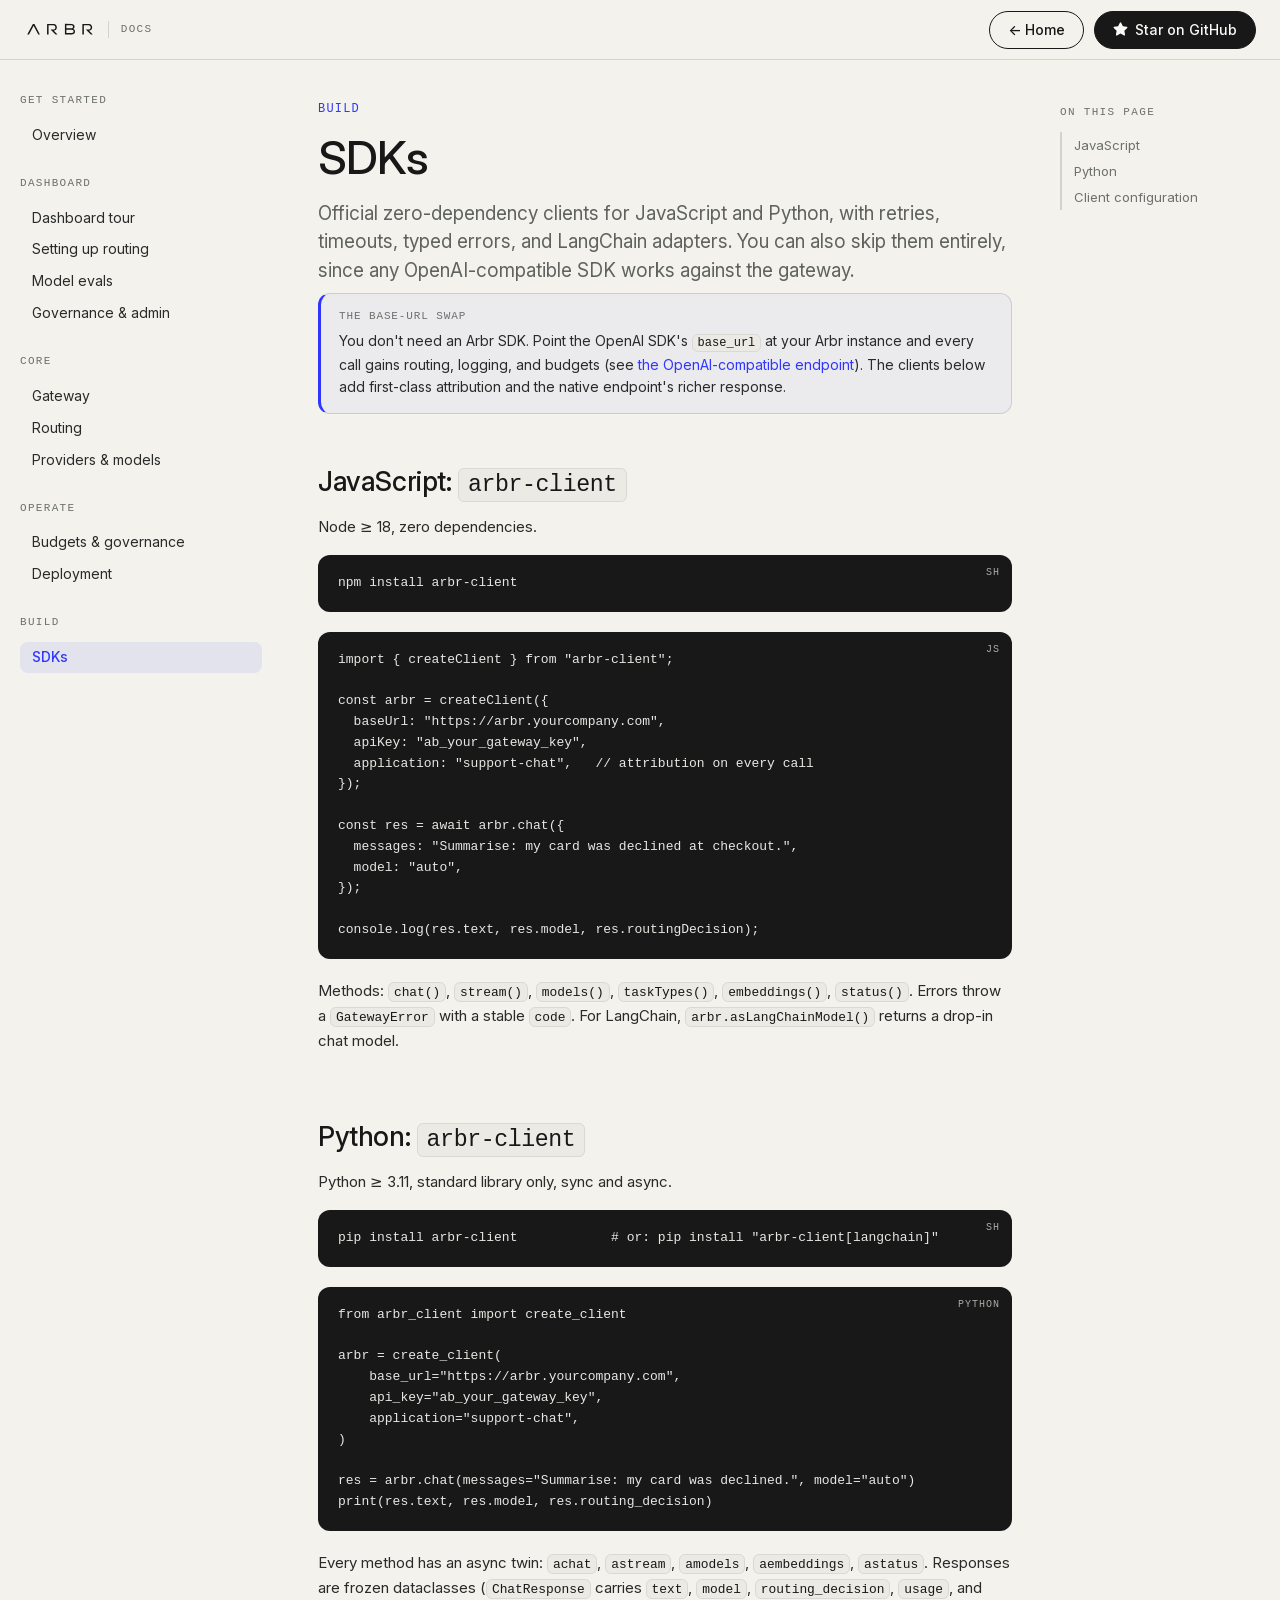
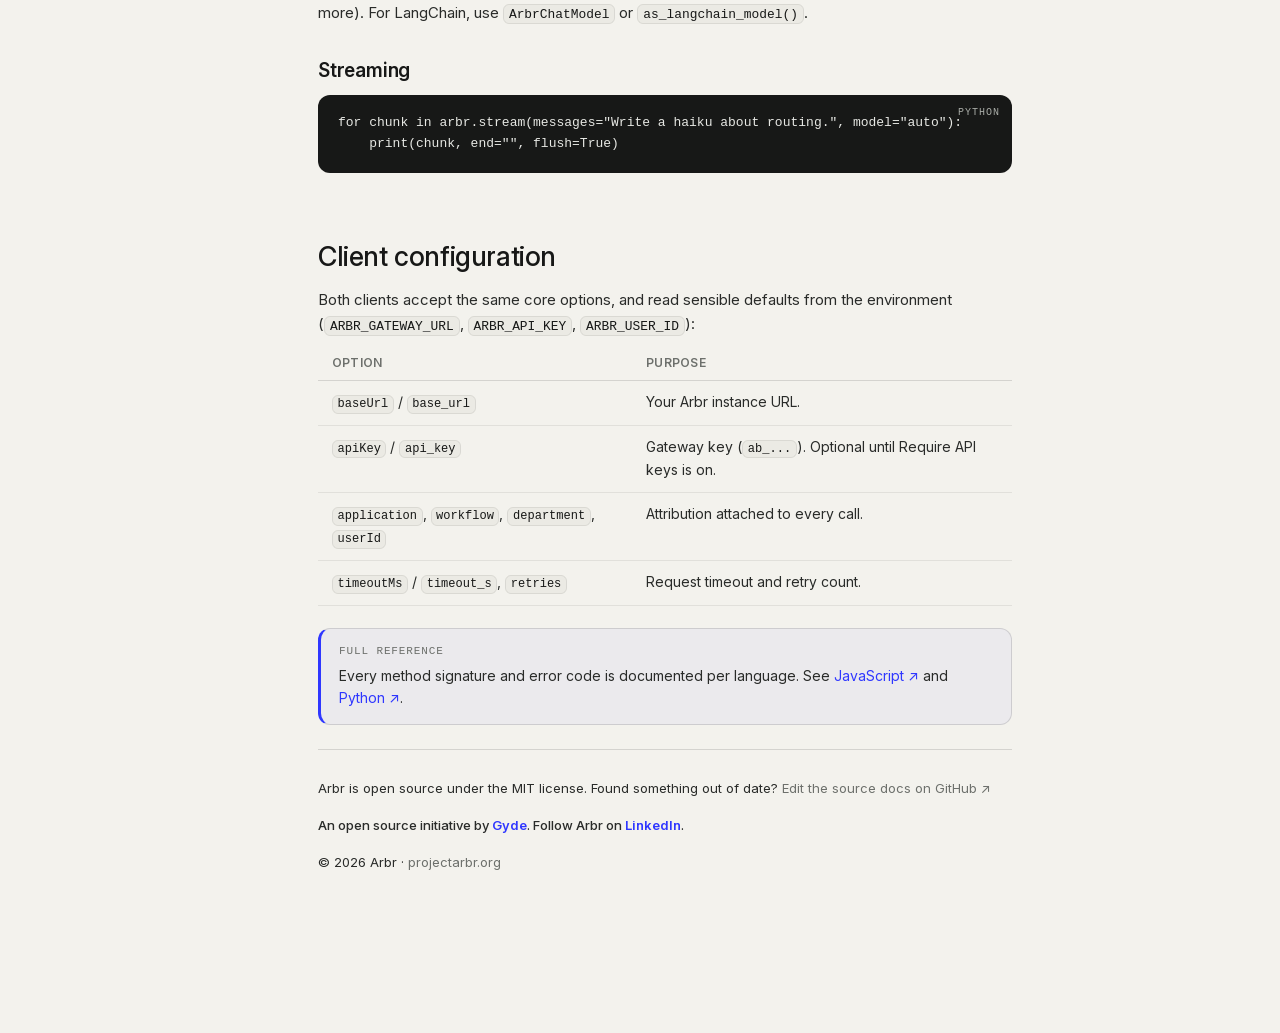
<file: docs/sdks/index.html>
<!DOCTYPE html>
<html lang="en">
<head>
  <meta charset="UTF-8" />
  <meta name="viewport" content="width=device-width, initial-scale=1.0" />
  <meta name="description" content="Official JavaScript and Python clients for Arbr: install, usage, streaming, LangChain adapters, and configuration." />
  <title>SDKs · Arbr docs</title>

  <!-- Social share preview. Absolute URLs are required; scrapers do not resolve relative paths. -->
  <meta property="og:type" content="article" />
  <meta property="og:site_name" content="Arbr" />
  <meta property="og:url" content="https://projectarbr.org/docs/sdks/" />
  <meta property="og:title" content="SDKs · Arbr docs" />
  <meta property="og:description" content="Official JavaScript and Python clients for Arbr: install, usage, streaming, LangChain adapters, and configuration." />
  <meta property="og:image" content="https://projectarbr.org/assets/og-image.png" />
  <meta property="og:image:width" content="1200" />
  <meta property="og:image:height" content="630" />
  <meta property="og:image:alt" content="Arbr — the open AI gateway and control plane" />
  <meta name="twitter:card" content="summary_large_image" />
  <meta name="twitter:title" content="SDKs · Arbr docs" />
  <meta name="twitter:description" content="Official JavaScript and Python clients for Arbr: install, usage, streaming, LangChain adapters, and configuration." />
  <meta name="twitter:image" content="https://projectarbr.org/assets/og-image.png" />

  <link rel="icon" type="image/svg+xml" href="/favicon.svg" />
  <link rel="apple-touch-icon" href="/apple-touch-icon.png" />
  <link rel="preload" href="/fonts/inter-var-latin.woff2" as="font" type="font/woff2" crossorigin />
  <link rel="stylesheet" href="/docs/docs.css" />
</head>
<body>
  <header class="topbar">
    <a class="brand" href="/" aria-label="Arbr home">
      <img src="/assets/arbr-wordmark.svg" alt="Arbr" />
      <span class="tag">Docs</span>
    </a>
    <div class="topbar-actions">
      <a class="btn btn-light btn-hide-mobile" href="/">← Home</a>
      <a class="btn btn-dark btn-star" href="https://github.com/project-arbr/arbr-control-plane" target="_blank" rel="noopener">
        <svg viewBox="0 0 16 16" fill="currentColor" aria-hidden="true"><path d="M8 .25a.75.75 0 0 1 .673.418l1.882 3.815 4.21.612a.75.75 0 0 1 .416 1.279l-3.046 2.97.719 4.192a.75.75 0 0 1-1.088.791L8 12.347l-3.766 1.98a.75.75 0 0 1-1.088-.79l.72-4.194L.818 6.374a.75.75 0 0 1 .416-1.28l4.21-.611L7.327.668A.75.75 0 0 1 8 .25Z"/></svg>
        Star on GitHub
        <span class="gh-count" data-gh-stars hidden></span>
      </a>
    </div>
  </header>

  <div class="shell">
    <nav class="sidebar">
      <div class="group">
        <p class="group-title">Get started</p>
        <a href="/docs/">Overview</a>
      </div>
      <div class="group">
        <p class="group-title">Dashboard</p>
        <a href="/docs/dashboard/">Dashboard tour</a>
        <a href="/docs/dashboard/routing/">Setting up routing</a>
        <a href="/docs/dashboard/evals/">Model evals</a>
        <a href="/docs/dashboard/governance/">Governance & admin</a>
      </div>
      <div class="group">
        <p class="group-title">Core</p>
        <a href="/docs/gateway/">Gateway</a>
        <a href="/docs/routing/">Routing</a>
        <a href="/docs/providers/">Providers & models</a>
      </div>
      <div class="group">
        <p class="group-title">Operate</p>
        <a href="/docs/budgets-governance/">Budgets & governance</a>
        <a href="/docs/deployment/">Deployment</a>
      </div>
      <div class="group">
        <p class="group-title">Build</p>
        <a href="/docs/sdks/" class="active">SDKs</a>
      </div>
    </nav>

    <main class="content">
      <details class="mobile-nav">
      <summary>SDKs &nbsp;·&nbsp; menu</summary>
      <div class="m-links">
        <a href="/docs/">Overview</a>
        <a href="/docs/dashboard/">Dashboard tour</a>
        <a href="/docs/dashboard/routing/">Setting up routing</a>
        <a href="/docs/dashboard/evals/">Model evals</a>
        <a href="/docs/dashboard/governance/">Governance & admin</a>
        <a href="/docs/gateway/">Gateway</a>
        <a href="/docs/routing/">Routing</a>
        <a href="/docs/providers/">Providers & models</a>
        <a href="/docs/budgets-governance/">Budgets & governance</a>
        <a href="/docs/deployment/">Deployment</a>
        <a href="/docs/sdks/" class="active">SDKs</a>
      </div>
    </details>
      
<p class="kicker">Build</p>
<h1>SDKs</h1>
<p class="lede">Official zero-dependency clients for JavaScript and Python, with retries, timeouts, typed errors, and LangChain adapters. You can also skip them entirely, since any OpenAI-compatible SDK works against the gateway.</p>

<div class="note">
<span class="note-label">The base-URL swap</span>
<p>You don't need an Arbr SDK. Point the OpenAI SDK's <code>base_url</code> at your Arbr instance and every call gains routing, logging, and budgets (see <a href="/docs/gateway/#openai-compat">the OpenAI-compatible endpoint</a>). The clients below add first-class attribution and the native endpoint's richer response.</p>
</div>

<h2 id="js">JavaScript: <code>arbr-client</code></h2>
<p>Node ≥ 18, zero dependencies.</p>
<div class="codeblock"><span class="lang">sh</span><pre><code>npm install arbr-client</code></pre></div>
<div class="codeblock"><span class="lang">js</span><pre><code>import { createClient } from "arbr-client";

const arbr = createClient({
  baseUrl: "https://arbr.yourcompany.com",
  apiKey: "ab_your_gateway_key",
  application: "support-chat",   // attribution on every call
});

const res = await arbr.chat({
  messages: "Summarise: my card was declined at checkout.",
  model: "auto",
});

console.log(res.text, res.model, res.routingDecision);</code></pre></div>
<p>Methods: <code>chat()</code>, <code>stream()</code>, <code>models()</code>, <code>taskTypes()</code>, <code>embeddings()</code>, <code>status()</code>. Errors throw a <code>GatewayError</code> with a stable <code>code</code>. For LangChain, <code>arbr.asLangChainModel()</code> returns a drop-in chat model.</p>

<h2 id="python">Python: <code>arbr-client</code></h2>
<p>Python ≥ 3.11, standard library only, sync and async.</p>
<div class="codeblock"><span class="lang">sh</span><pre><code>pip install arbr-client            # or: pip install "arbr-client[langchain]"</code></pre></div>
<div class="codeblock"><span class="lang">python</span><pre><code>from arbr_client import create_client

arbr = create_client(
    base_url="https://arbr.yourcompany.com",
    api_key="ab_your_gateway_key",
    application="support-chat",
)

res = arbr.chat(messages="Summarise: my card was declined.", model="auto")
print(res.text, res.model, res.routing_decision)</code></pre></div>
<p>Every method has an async twin: <code>achat</code>, <code>astream</code>, <code>amodels</code>, <code>aembeddings</code>, <code>astatus</code>. Responses are frozen dataclasses (<code>ChatResponse</code> carries <code>text</code>, <code>model</code>, <code>routing_decision</code>, <code>usage</code>, and more). For LangChain, use <code>ArbrChatModel</code> or <code>as_langchain_model()</code>.</p>

<h3>Streaming</h3>
<div class="codeblock"><span class="lang">python</span><pre><code>for chunk in arbr.stream(messages="Write a haiku about routing.", model="auto"):
    print(chunk, end="", flush=True)</code></pre></div>

<h2 id="config">Client configuration</h2>
<p>Both clients accept the same core options, and read sensible defaults from the environment (<code>ARBR_GATEWAY_URL</code>, <code>ARBR_API_KEY</code>, <code>ARBR_USER_ID</code>):</p>
<div class="table-scroll"><table>
<thead><tr><th>Option</th><th>Purpose</th></tr></thead>
<tbody>
<tr><td><code>baseUrl</code> / <code>base_url</code></td><td>Your Arbr instance URL.</td></tr>
<tr><td><code>apiKey</code> / <code>api_key</code></td><td>Gateway key (<code>ab_...</code>). Optional until Require API keys is on.</td></tr>
<tr><td><code>application</code>, <code>workflow</code>, <code>department</code>, <code>userId</code></td><td>Attribution attached to every call.</td></tr>
<tr><td><code>timeoutMs</code> / <code>timeout_s</code>, <code>retries</code></td><td>Request timeout and retry count.</td></tr>
</tbody>
</table></div>

<div class="note">
<span class="note-label">Full reference</span>
<p>Every method signature and error code is documented per language. See <a href="https://github.com/project-arbr/arbr-control-plane/blob/main/docs/sdk/js.md" target="_blank" rel="noopener">JavaScript ↗</a> and <a href="https://github.com/project-arbr/arbr-control-plane/blob/main/docs/sdk/python.md" target="_blank" rel="noopener">Python ↗</a>.</p>
</div>

      <footer class="docs-footer">
        <p>Arbr is open source under the MIT license. Found something out of date?
        <a href="https://github.com/project-arbr/arbr-control-plane/tree/main/docs" target="_blank" rel="noopener">Edit the source docs on GitHub ↗</a></p>
        <p class="docs-initiative">An open source initiative by <a href="https://gyde.ai" target="_blank" rel="noopener">Gyde</a>. Follow Arbr on <a href="https://www.linkedin.com/company/project-arbr/" target="_blank" rel="noopener">LinkedIn</a>.</p>
        <p>© 2026 Arbr · <a href="/">projectarbr.org</a></p>
      </footer>
    </main>

    <aside class="toc">
      <p class="toc-title">On this page</p>
      <a href="#js">JavaScript</a>
      <a href="#python">Python</a>
      <a href="#config">Client configuration</a>
    </aside>
  </div>

  <script>
    // Copy buttons for code blocks, same behaviour as the marketing page.
    document.querySelectorAll(".codeblock").forEach(function (block) {
      var btn = document.createElement("button");
      btn.className = "copy-btn";
      btn.type = "button";
      btn.textContent = "Copy";
      btn.addEventListener("click", function () {
        var code = block.querySelector("pre");
        navigator.clipboard.writeText(code ? code.innerText : "").then(function () {
          btn.textContent = "Copied";
          setTimeout(function () { btn.textContent = "Copy"; }, 1400);
        });
      });
      block.appendChild(btn);
    });
  </script>
  <script src="/assets/gh-stars.js" defer></script>
</body>
</html>
</file>
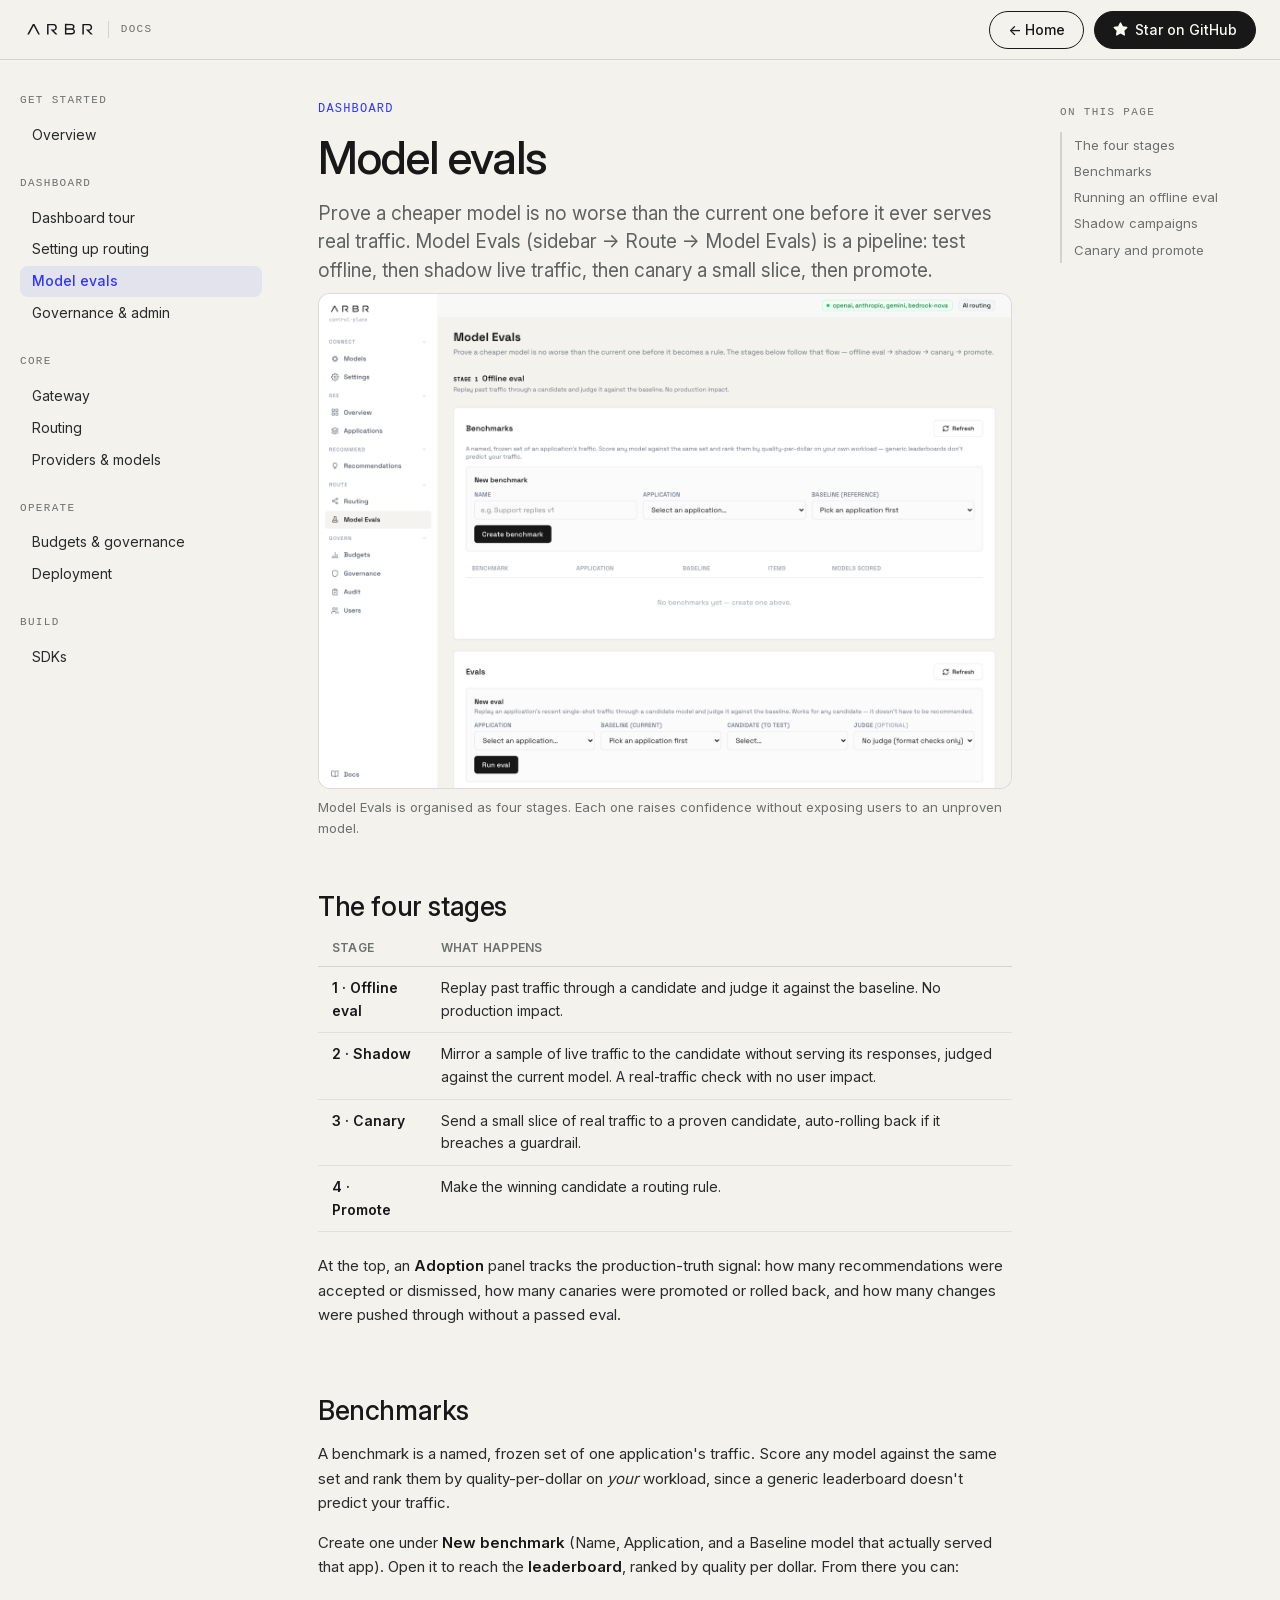
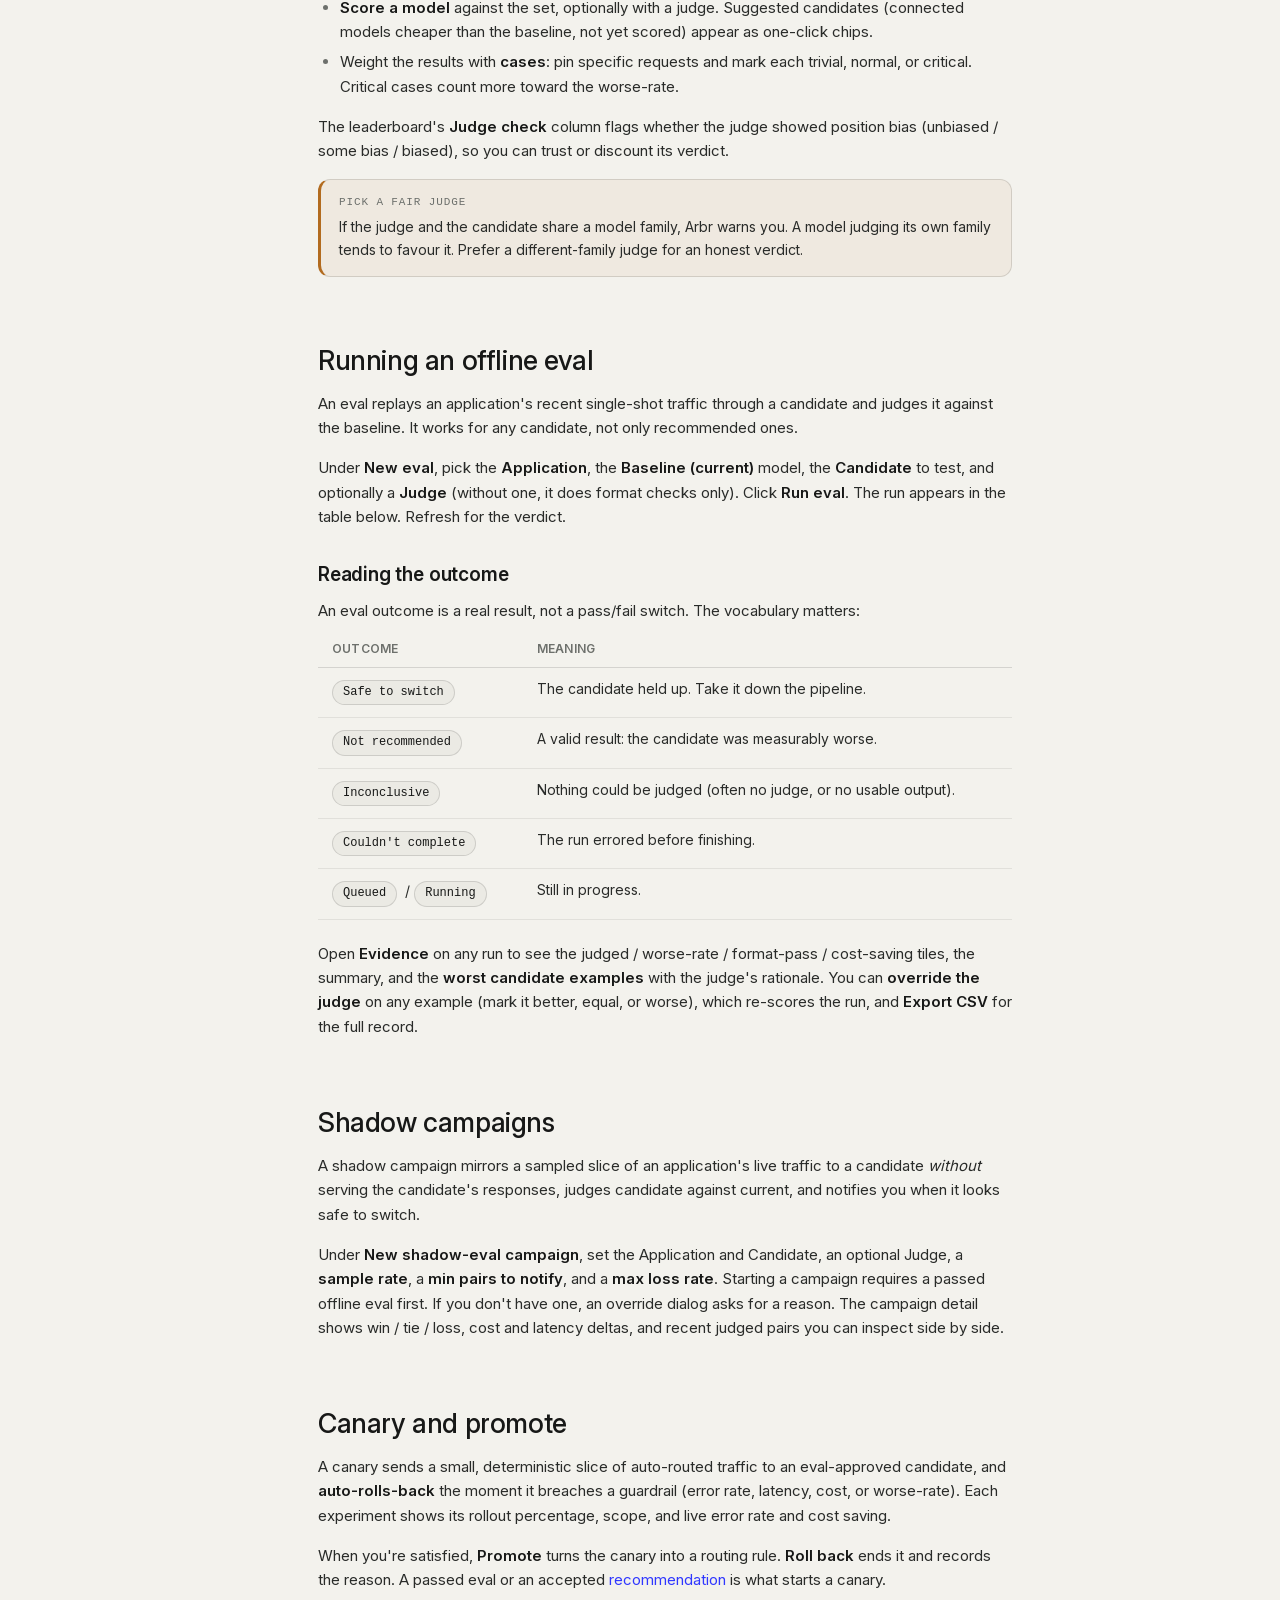
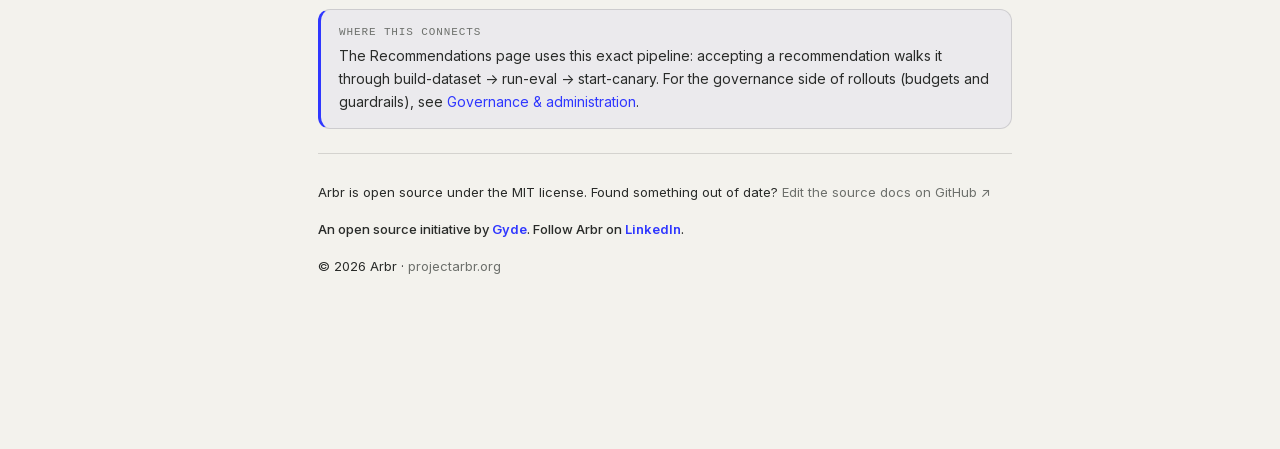
<file: docs/dashboard/evals/index.html>
<!DOCTYPE html>
<html lang="en">
<head>
  <meta charset="UTF-8" />
  <meta name="viewport" content="width=device-width, initial-scale=1.0" />
  <meta name="description" content="Run model evaluations in the Arbr console: benchmarks and the quality-per-dollar leaderboard, offline evals, shadow campaigns, and canary rollouts." />
  <title>Model evals · Arbr docs</title>

  <!-- Social share preview. Absolute URLs are required; scrapers do not resolve relative paths. -->
  <meta property="og:type" content="article" />
  <meta property="og:site_name" content="Arbr" />
  <meta property="og:url" content="https://projectarbr.org/docs/dashboard/evals/" />
  <meta property="og:title" content="Model evals · Arbr docs" />
  <meta property="og:description" content="Run model evaluations in the Arbr console: benchmarks and the quality-per-dollar leaderboard, offline evals, shadow campaigns, and canary rollouts." />
  <meta property="og:image" content="https://projectarbr.org/assets/og-image.png" />
  <meta property="og:image:width" content="1200" />
  <meta property="og:image:height" content="630" />
  <meta property="og:image:alt" content="Arbr — the open AI gateway and control plane" />
  <meta name="twitter:card" content="summary_large_image" />
  <meta name="twitter:title" content="Model evals · Arbr docs" />
  <meta name="twitter:description" content="Run model evaluations in the Arbr console: benchmarks and the quality-per-dollar leaderboard, offline evals, shadow campaigns, and canary rollouts." />
  <meta name="twitter:image" content="https://projectarbr.org/assets/og-image.png" />

  <link rel="icon" type="image/svg+xml" href="/favicon.svg" />
  <link rel="apple-touch-icon" href="/apple-touch-icon.png" />
  <link rel="preload" href="/fonts/inter-var-latin.woff2" as="font" type="font/woff2" crossorigin />
  <link rel="stylesheet" href="/docs/docs.css" />
</head>
<body>
  <header class="topbar">
    <a class="brand" href="/" aria-label="Arbr home">
      <img src="/assets/arbr-wordmark.svg" alt="Arbr" />
      <span class="tag">Docs</span>
    </a>
    <div class="topbar-actions">
      <a class="btn btn-light btn-hide-mobile" href="/">← Home</a>
      <a class="btn btn-dark btn-star" href="https://github.com/project-arbr/arbr-control-plane" target="_blank" rel="noopener">
        <svg viewBox="0 0 16 16" fill="currentColor" aria-hidden="true"><path d="M8 .25a.75.75 0 0 1 .673.418l1.882 3.815 4.21.612a.75.75 0 0 1 .416 1.279l-3.046 2.97.719 4.192a.75.75 0 0 1-1.088.791L8 12.347l-3.766 1.98a.75.75 0 0 1-1.088-.79l.72-4.194L.818 6.374a.75.75 0 0 1 .416-1.28l4.21-.611L7.327.668A.75.75 0 0 1 8 .25Z"/></svg>
        Star on GitHub
        <span class="gh-count" data-gh-stars hidden></span>
      </a>
    </div>
  </header>

  <div class="shell">
    <nav class="sidebar">
      <div class="group">
        <p class="group-title">Get started</p>
        <a href="/docs/">Overview</a>
      </div>
      <div class="group">
        <p class="group-title">Dashboard</p>
        <a href="/docs/dashboard/">Dashboard tour</a>
        <a href="/docs/dashboard/routing/">Setting up routing</a>
        <a href="/docs/dashboard/evals/" class="active">Model evals</a>
        <a href="/docs/dashboard/governance/">Governance & admin</a>
      </div>
      <div class="group">
        <p class="group-title">Core</p>
        <a href="/docs/gateway/">Gateway</a>
        <a href="/docs/routing/">Routing</a>
        <a href="/docs/providers/">Providers & models</a>
      </div>
      <div class="group">
        <p class="group-title">Operate</p>
        <a href="/docs/budgets-governance/">Budgets & governance</a>
        <a href="/docs/deployment/">Deployment</a>
      </div>
      <div class="group">
        <p class="group-title">Build</p>
        <a href="/docs/sdks/">SDKs</a>
      </div>
    </nav>

    <main class="content">
      <details class="mobile-nav">
      <summary>Model evals &nbsp;·&nbsp; menu</summary>
      <div class="m-links">
        <a href="/docs/">Overview</a>
        <a href="/docs/dashboard/">Dashboard tour</a>
        <a href="/docs/dashboard/routing/">Setting up routing</a>
        <a href="/docs/dashboard/evals/" class="active">Model evals</a>
        <a href="/docs/dashboard/governance/">Governance & admin</a>
        <a href="/docs/gateway/">Gateway</a>
        <a href="/docs/routing/">Routing</a>
        <a href="/docs/providers/">Providers & models</a>
        <a href="/docs/budgets-governance/">Budgets & governance</a>
        <a href="/docs/deployment/">Deployment</a>
        <a href="/docs/sdks/">SDKs</a>
      </div>
    </details>
      
<p class="kicker">Dashboard</p>
<h1>Model evals</h1>
<p class="lede">Prove a cheaper model is no worse than the current one before it ever serves real traffic. Model Evals (sidebar → Route → Model Evals) is a pipeline: test offline, then shadow live traffic, then canary a small slice, then promote.</p>

<figure>
  <img src="/docs/dashboard/img/model-evals.png" alt="The Model Evals page showing the four-stage pipeline with the Benchmarks and Evals cards" />
  <figcaption>Model Evals is organised as four stages. Each one raises confidence without exposing users to an unproven model.</figcaption>
</figure>

<h2 id="pipeline">The four stages</h2>
<div class="table-scroll"><table>
<thead><tr><th>Stage</th><th>What happens</th></tr></thead>
<tbody>
<tr><td><strong>1 · Offline eval</strong></td><td>Replay past traffic through a candidate and judge it against the baseline. No production impact.</td></tr>
<tr><td><strong>2 · Shadow</strong></td><td>Mirror a sample of live traffic to the candidate without serving its responses, judged against the current model. A real-traffic check with no user impact.</td></tr>
<tr><td><strong>3 · Canary</strong></td><td>Send a small slice of real traffic to a proven candidate, auto-rolling back if it breaches a guardrail.</td></tr>
<tr><td><strong>4 · Promote</strong></td><td>Make the winning candidate a routing rule.</td></tr>
</tbody>
</table></div>
<p>At the top, an <strong>Adoption</strong> panel tracks the production-truth signal: how many recommendations were accepted or dismissed, how many canaries were promoted or rolled back, and how many changes were pushed through without a passed eval.</p>

<h2 id="benchmarks">Benchmarks</h2>
<p>A benchmark is a named, frozen set of one application's traffic. Score any model against the same set and rank them by quality-per-dollar on <em>your</em> workload, since a generic leaderboard doesn't predict your traffic.</p>
<p>Create one under <strong>New benchmark</strong> (Name, Application, and a Baseline model that actually served that app). Open it to reach the <strong>leaderboard</strong>, ranked by quality per dollar. From there you can:</p>
<ul>
<li><strong>Score a model</strong> against the set, optionally with a judge. Suggested candidates (connected models cheaper than the baseline, not yet scored) appear as one-click chips.</li>
<li>Weight the results with <strong>cases</strong>: pin specific requests and mark each trivial, normal, or critical. Critical cases count more toward the worse-rate.</li>
</ul>
<p>The leaderboard's <strong>Judge check</strong> column flags whether the judge showed position bias (unbiased / some bias / biased), so you can trust or discount its verdict.</p>

<div class="note warn">
<span class="note-label">Pick a fair judge</span>
<p>If the judge and the candidate share a model family, Arbr warns you. A model judging its own family tends to favour it. Prefer a different-family judge for an honest verdict.</p>
</div>

<h2 id="offline">Running an offline eval</h2>
<p>An eval replays an application's recent single-shot traffic through a candidate and judges it against the baseline. It works for any candidate, not only recommended ones.</p>
<p>Under <strong>New eval</strong>, pick the <strong>Application</strong>, the <strong>Baseline (current)</strong> model, the <strong>Candidate</strong> to test, and optionally a <strong>Judge</strong> (without one, it does format checks only). Click <strong>Run eval</strong>. The run appears in the table below. Refresh for the verdict.</p>

<h3>Reading the outcome</h3>
<p>An eval outcome is a real result, not a pass/fail switch. The vocabulary matters:</p>
<div class="table-scroll"><table>
<thead><tr><th>Outcome</th><th>Meaning</th></tr></thead>
<tbody>
<tr><td><span class="pill">Safe to switch</span></td><td>The candidate held up. Take it down the pipeline.</td></tr>
<tr><td><span class="pill">Not recommended</span></td><td>A valid result: the candidate was measurably worse.</td></tr>
<tr><td><span class="pill">Inconclusive</span></td><td>Nothing could be judged (often no judge, or no usable output).</td></tr>
<tr><td><span class="pill">Couldn't complete</span></td><td>The run errored before finishing.</td></tr>
<tr><td><span class="pill">Queued</span> / <span class="pill">Running</span></td><td>Still in progress.</td></tr>
</tbody>
</table></div>
<p>Open <strong>Evidence</strong> on any run to see the judged / worse-rate / format-pass / cost-saving tiles, the summary, and the <strong>worst candidate examples</strong> with the judge's rationale. You can <strong>override the judge</strong> on any example (mark it better, equal, or worse), which re-scores the run, and <strong>Export CSV</strong> for the full record.</p>

<h2 id="shadow">Shadow campaigns</h2>
<p>A shadow campaign mirrors a sampled slice of an application's live traffic to a candidate <em>without</em> serving the candidate's responses, judges candidate against current, and notifies you when it looks safe to switch.</p>
<p>Under <strong>New shadow-eval campaign</strong>, set the Application and Candidate, an optional Judge, a <strong>sample rate</strong>, a <strong>min pairs to notify</strong>, and a <strong>max loss rate</strong>. Starting a campaign requires a passed offline eval first. If you don't have one, an override dialog asks for a reason. The campaign detail shows win / tie / loss, cost and latency deltas, and recent judged pairs you can inspect side by side.</p>

<h2 id="canary">Canary and promote</h2>
<p>A canary sends a small, deterministic slice of auto-routed traffic to an eval-approved candidate, and <strong>auto-rolls-back</strong> the moment it breaches a guardrail (error rate, latency, cost, or worse-rate). Each experiment shows its rollout percentage, scope, and live error rate and cost saving.</p>
<p>When you're satisfied, <strong>Promote</strong> turns the canary into a routing rule. <strong>Roll back</strong> ends it and records the reason. A passed eval or an accepted <a href="/docs/dashboard/#recommendations">recommendation</a> is what starts a canary.</p>

<div class="note">
<span class="note-label">Where this connects</span>
<p>The Recommendations page uses this exact pipeline: accepting a recommendation walks it through build-dataset → run-eval → start-canary. For the governance side of rollouts (budgets and guardrails), see <a href="/docs/dashboard/governance/">Governance &amp; administration</a>.</p>
</div>

      <footer class="docs-footer">
        <p>Arbr is open source under the MIT license. Found something out of date?
        <a href="https://github.com/project-arbr/arbr-control-plane/tree/main/docs" target="_blank" rel="noopener">Edit the source docs on GitHub ↗</a></p>
        <p class="docs-initiative">An open source initiative by <a href="https://gyde.ai" target="_blank" rel="noopener">Gyde</a>. Follow Arbr on <a href="https://www.linkedin.com/company/project-arbr/" target="_blank" rel="noopener">LinkedIn</a>.</p>
        <p>© 2026 Arbr · <a href="/">projectarbr.org</a></p>
      </footer>
    </main>

    <aside class="toc">
      <p class="toc-title">On this page</p>
      <a href="#pipeline">The four stages</a>
      <a href="#benchmarks">Benchmarks</a>
      <a href="#offline">Running an offline eval</a>
      <a href="#shadow">Shadow campaigns</a>
      <a href="#canary">Canary and promote</a>
    </aside>
  </div>

  <script>
    // Copy buttons for code blocks, same behaviour as the marketing page.
    document.querySelectorAll(".codeblock").forEach(function (block) {
      var btn = document.createElement("button");
      btn.className = "copy-btn";
      btn.type = "button";
      btn.textContent = "Copy";
      btn.addEventListener("click", function () {
        var code = block.querySelector("pre");
        navigator.clipboard.writeText(code ? code.innerText : "").then(function () {
          btn.textContent = "Copied";
          setTimeout(function () { btn.textContent = "Copy"; }, 1400);
        });
      });
      block.appendChild(btn);
    });
  </script>
  <script src="/assets/gh-stars.js" defer></script>
</body>
</html>
</file>
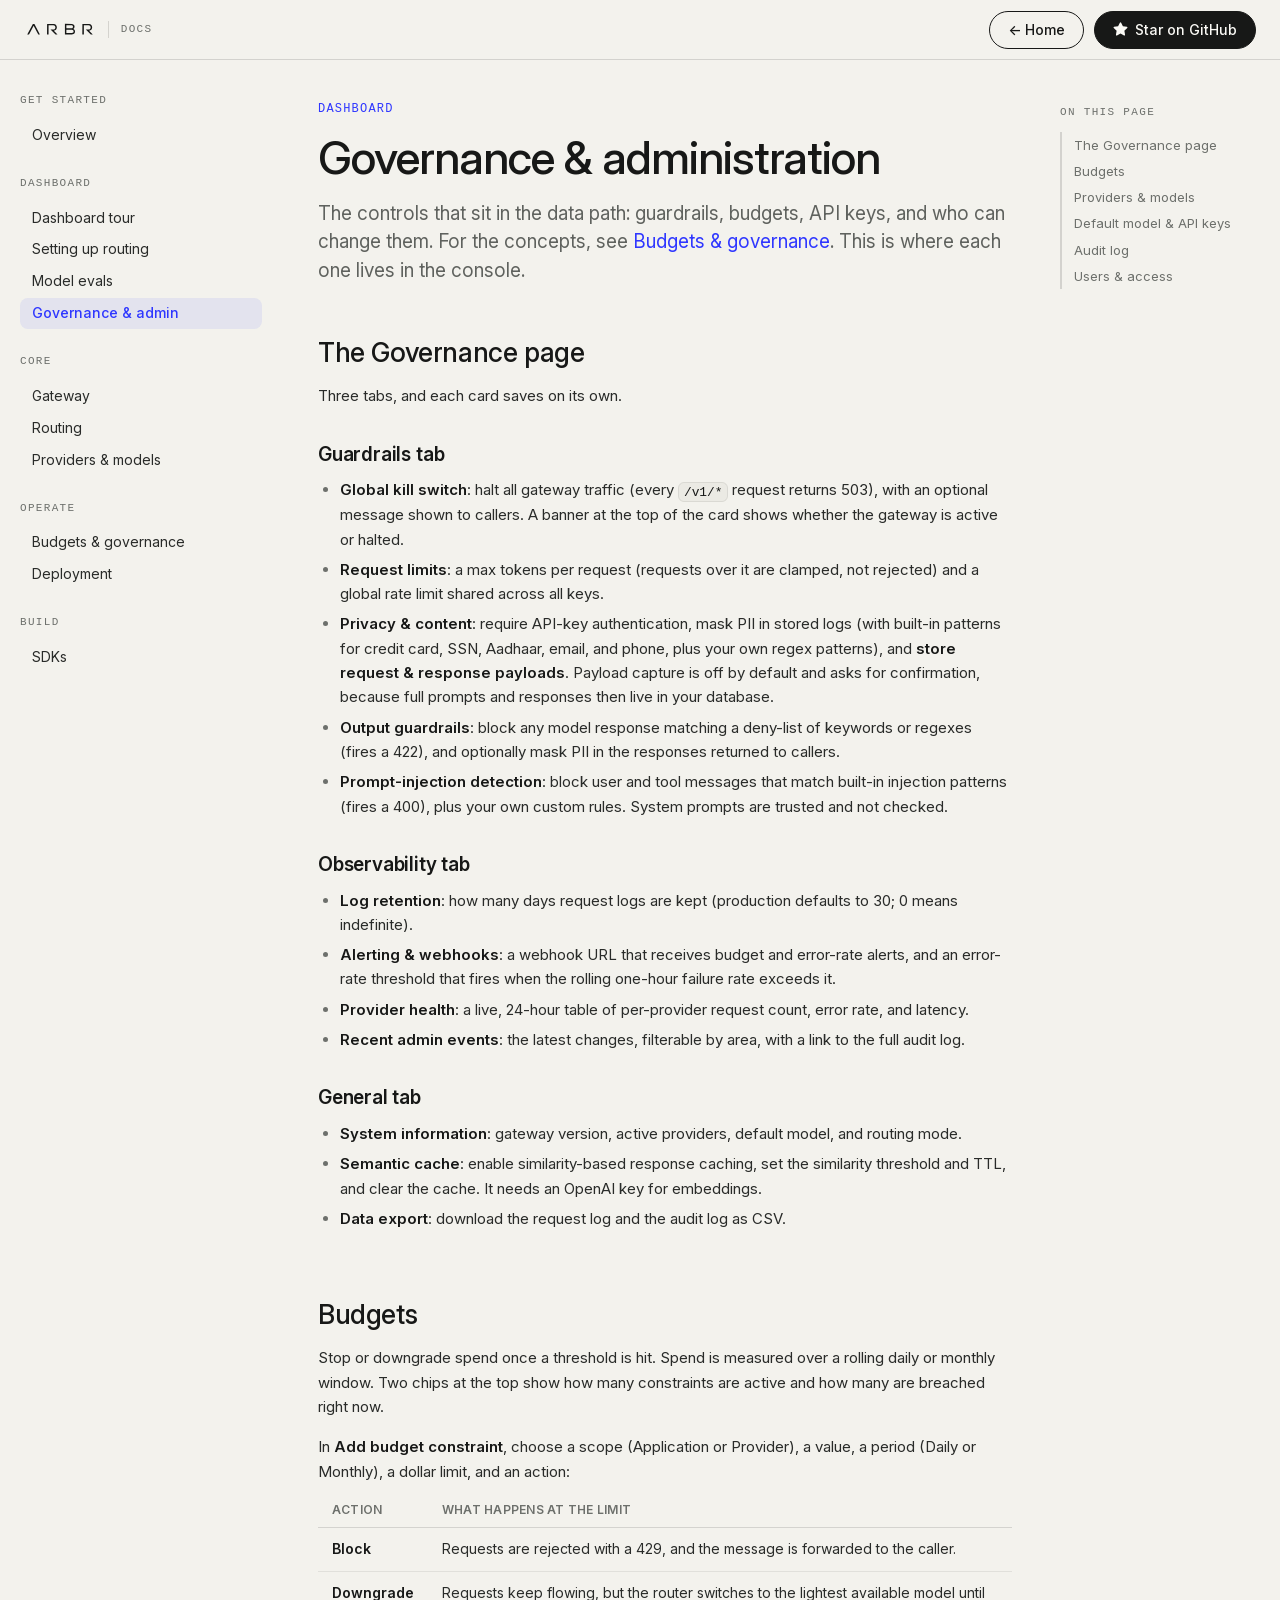
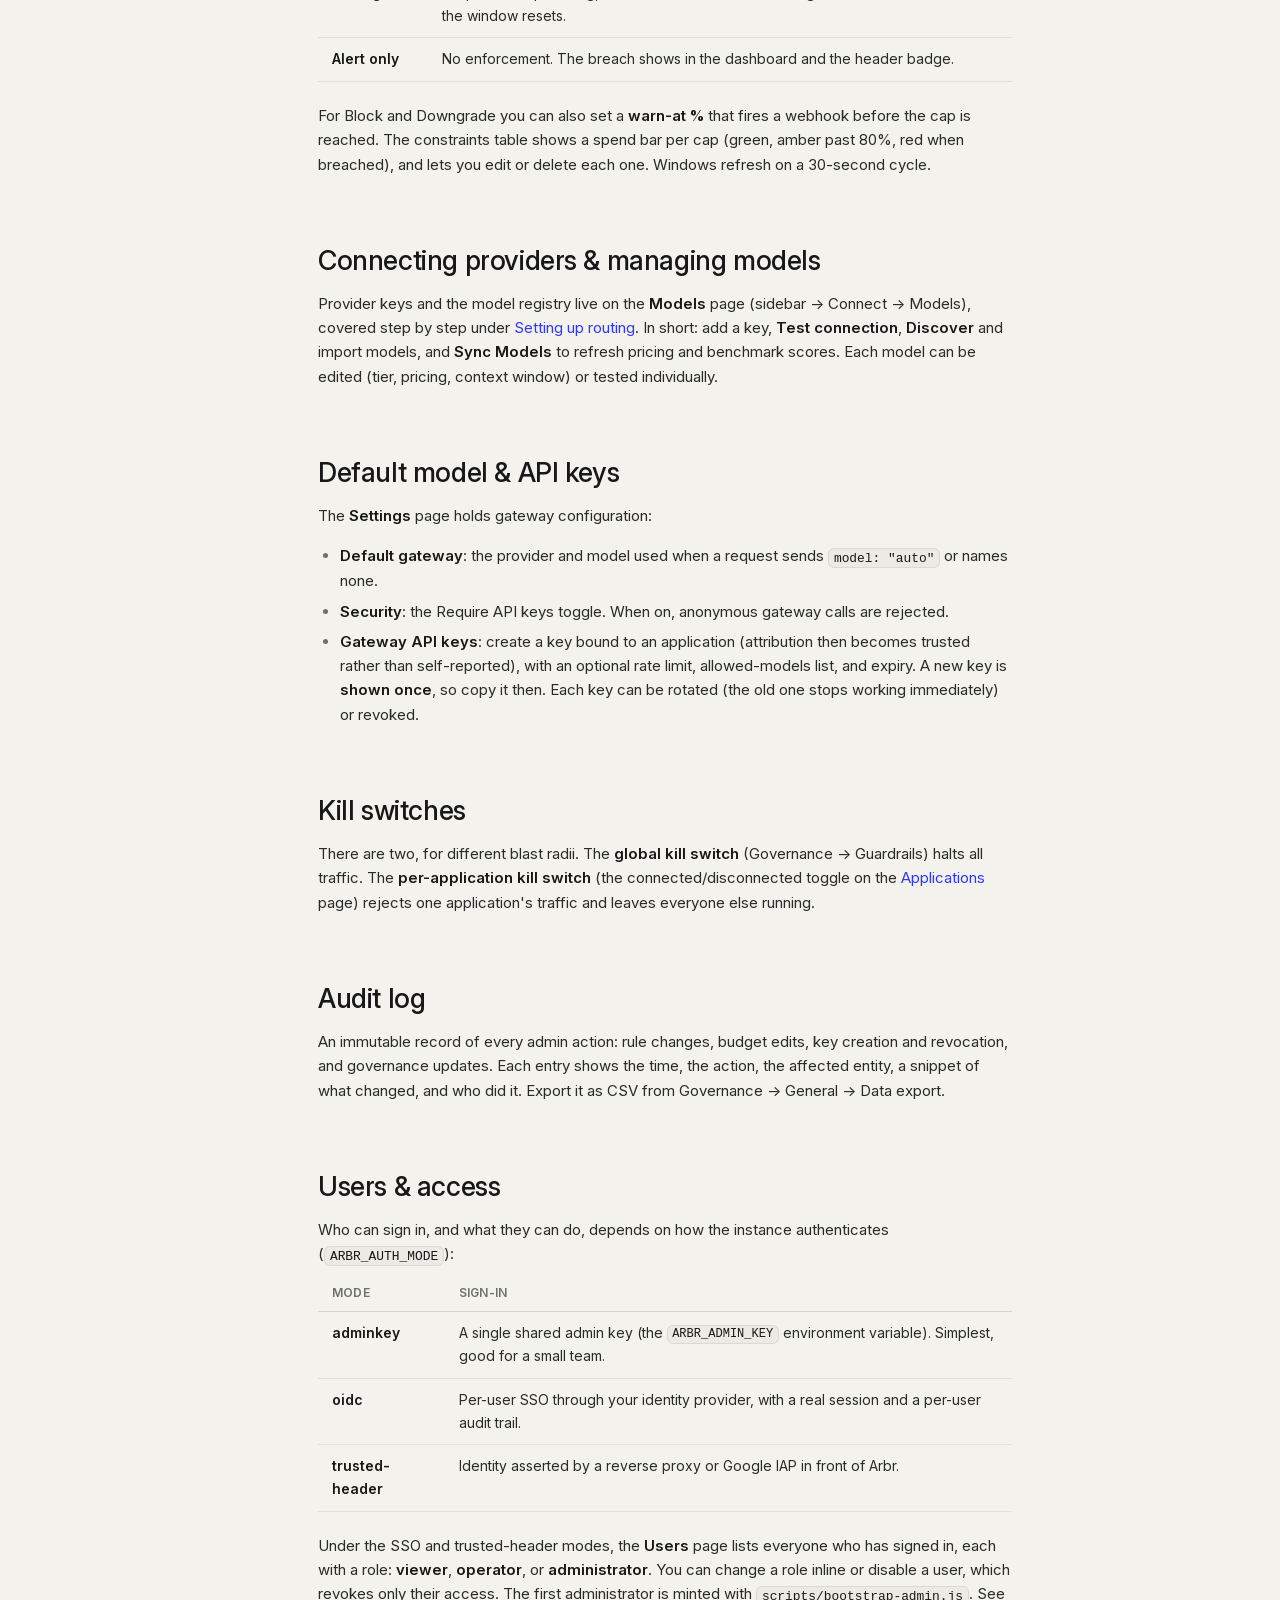
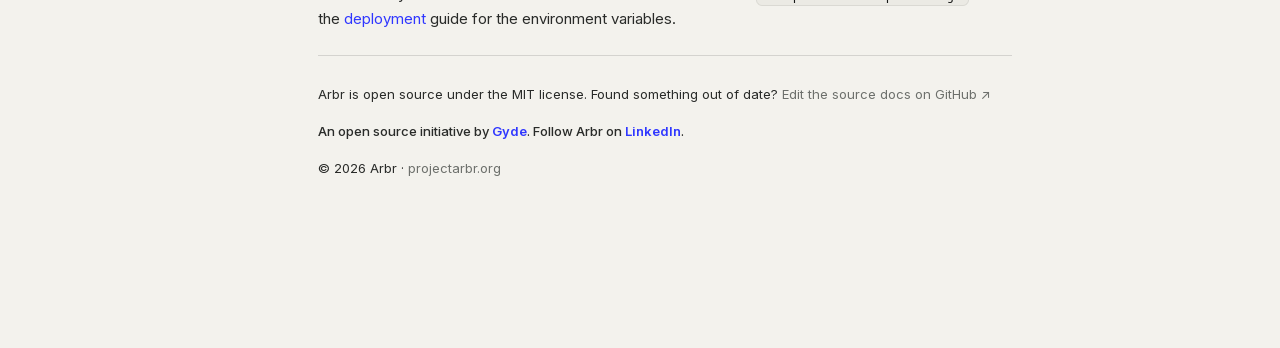
<file: docs/dashboard/governance/index.html>
<!DOCTYPE html>
<html lang="en">
<head>
  <meta charset="UTF-8" />
  <meta name="viewport" content="width=device-width, initial-scale=1.0" />
  <meta name="description" content="Governance, budgets, and administration in the Arbr console: guardrails, PII masking, output filters, budgets, gateway API keys, audit, and users." />
  <title>Governance & admin · Arbr docs</title>

  <!-- Social share preview. Absolute URLs are required; scrapers do not resolve relative paths. -->
  <meta property="og:type" content="article" />
  <meta property="og:site_name" content="Arbr" />
  <meta property="og:url" content="https://projectarbr.org/docs/dashboard/governance/" />
  <meta property="og:title" content="Governance & admin · Arbr docs" />
  <meta property="og:description" content="Governance, budgets, and administration in the Arbr console: guardrails, PII masking, output filters, budgets, gateway API keys, audit, and users." />
  <meta property="og:image" content="https://projectarbr.org/assets/og-image.png" />
  <meta property="og:image:width" content="1200" />
  <meta property="og:image:height" content="630" />
  <meta property="og:image:alt" content="Arbr — the open AI gateway and control plane" />
  <meta name="twitter:card" content="summary_large_image" />
  <meta name="twitter:title" content="Governance & admin · Arbr docs" />
  <meta name="twitter:description" content="Governance, budgets, and administration in the Arbr console: guardrails, PII masking, output filters, budgets, gateway API keys, audit, and users." />
  <meta name="twitter:image" content="https://projectarbr.org/assets/og-image.png" />

  <link rel="icon" type="image/svg+xml" href="/favicon.svg" />
  <link rel="apple-touch-icon" href="/apple-touch-icon.png" />
  <link rel="preload" href="/fonts/inter-var-latin.woff2" as="font" type="font/woff2" crossorigin />
  <link rel="stylesheet" href="/docs/docs.css" />
</head>
<body>
  <header class="topbar">
    <a class="brand" href="/" aria-label="Arbr home">
      <img src="/assets/arbr-wordmark.svg" alt="Arbr" />
      <span class="tag">Docs</span>
    </a>
    <div class="topbar-actions">
      <a class="btn btn-light btn-hide-mobile" href="/">← Home</a>
      <a class="btn btn-dark btn-star" href="https://github.com/project-arbr/arbr-control-plane" target="_blank" rel="noopener">
        <svg viewBox="0 0 16 16" fill="currentColor" aria-hidden="true"><path d="M8 .25a.75.75 0 0 1 .673.418l1.882 3.815 4.21.612a.75.75 0 0 1 .416 1.279l-3.046 2.97.719 4.192a.75.75 0 0 1-1.088.791L8 12.347l-3.766 1.98a.75.75 0 0 1-1.088-.79l.72-4.194L.818 6.374a.75.75 0 0 1 .416-1.28l4.21-.611L7.327.668A.75.75 0 0 1 8 .25Z"/></svg>
        Star on GitHub
        <span class="gh-count" data-gh-stars hidden></span>
      </a>
    </div>
  </header>

  <div class="shell">
    <nav class="sidebar">
      <div class="group">
        <p class="group-title">Get started</p>
        <a href="/docs/">Overview</a>
      </div>
      <div class="group">
        <p class="group-title">Dashboard</p>
        <a href="/docs/dashboard/">Dashboard tour</a>
        <a href="/docs/dashboard/routing/">Setting up routing</a>
        <a href="/docs/dashboard/evals/">Model evals</a>
        <a href="/docs/dashboard/governance/" class="active">Governance & admin</a>
      </div>
      <div class="group">
        <p class="group-title">Core</p>
        <a href="/docs/gateway/">Gateway</a>
        <a href="/docs/routing/">Routing</a>
        <a href="/docs/providers/">Providers & models</a>
      </div>
      <div class="group">
        <p class="group-title">Operate</p>
        <a href="/docs/budgets-governance/">Budgets & governance</a>
        <a href="/docs/deployment/">Deployment</a>
      </div>
      <div class="group">
        <p class="group-title">Build</p>
        <a href="/docs/sdks/">SDKs</a>
      </div>
    </nav>

    <main class="content">
      <details class="mobile-nav">
      <summary>Governance & admin &nbsp;·&nbsp; menu</summary>
      <div class="m-links">
        <a href="/docs/">Overview</a>
        <a href="/docs/dashboard/">Dashboard tour</a>
        <a href="/docs/dashboard/routing/">Setting up routing</a>
        <a href="/docs/dashboard/evals/">Model evals</a>
        <a href="/docs/dashboard/governance/" class="active">Governance & admin</a>
        <a href="/docs/gateway/">Gateway</a>
        <a href="/docs/routing/">Routing</a>
        <a href="/docs/providers/">Providers & models</a>
        <a href="/docs/budgets-governance/">Budgets & governance</a>
        <a href="/docs/deployment/">Deployment</a>
        <a href="/docs/sdks/">SDKs</a>
      </div>
    </details>
      
<p class="kicker">Dashboard</p>
<h1>Governance &amp; administration</h1>
<p class="lede">The controls that sit in the data path: guardrails, budgets, API keys, and who can change them. For the concepts, see <a href="/docs/budgets-governance/">Budgets &amp; governance</a>. This is where each one lives in the console.</p>

<h2 id="governance">The Governance page</h2>
<p>Three tabs, and each card saves on its own.</p>

<h3 id="guardrails">Guardrails tab</h3>
<ul>
<li><strong>Global kill switch</strong>: halt all gateway traffic (every <code>/v1/*</code> request returns 503), with an optional message shown to callers. A banner at the top of the card shows whether the gateway is active or halted.</li>
<li><strong>Request limits</strong>: a max tokens per request (requests over it are clamped, not rejected) and a global rate limit shared across all keys.</li>
<li><strong>Privacy &amp; content</strong>: require API-key authentication, mask PII in stored logs (with built-in patterns for credit card, SSN, Aadhaar, email, and phone, plus your own regex patterns), and <strong>store request &amp; response payloads</strong>. Payload capture is off by default and asks for confirmation, because full prompts and responses then live in your database.</li>
<li><strong>Output guardrails</strong>: block any model response matching a deny-list of keywords or regexes (fires a 422), and optionally mask PII in the responses returned to callers.</li>
<li><strong>Prompt-injection detection</strong>: block user and tool messages that match built-in injection patterns (fires a 400), plus your own custom rules. System prompts are trusted and not checked.</li>
</ul>

<h3 id="observability">Observability tab</h3>
<ul>
<li><strong>Log retention</strong>: how many days request logs are kept (production defaults to 30; 0 means indefinite).</li>
<li><strong>Alerting &amp; webhooks</strong>: a webhook URL that receives budget and error-rate alerts, and an error-rate threshold that fires when the rolling one-hour failure rate exceeds it.</li>
<li><strong>Provider health</strong>: a live, 24-hour table of per-provider request count, error rate, and latency.</li>
<li><strong>Recent admin events</strong>: the latest changes, filterable by area, with a link to the full audit log.</li>
</ul>

<h3 id="general">General tab</h3>
<ul>
<li><strong>System information</strong>: gateway version, active providers, default model, and routing mode.</li>
<li><strong>Semantic cache</strong>: enable similarity-based response caching, set the similarity threshold and TTL, and clear the cache. It needs an OpenAI key for embeddings.</li>
<li><strong>Data export</strong>: download the request log and the audit log as CSV.</li>
</ul>

<h2 id="budgets">Budgets</h2>
<p>Stop or downgrade spend once a threshold is hit. Spend is measured over a rolling daily or monthly window. Two chips at the top show how many constraints are active and how many are breached right now.</p>
<p>In <strong>Add budget constraint</strong>, choose a scope (Application or Provider), a value, a period (Daily or Monthly), a dollar limit, and an action:</p>
<div class="table-scroll"><table>
<thead><tr><th>Action</th><th>What happens at the limit</th></tr></thead>
<tbody>
<tr><td><strong>Block</strong></td><td>Requests are rejected with a 429, and the message is forwarded to the caller.</td></tr>
<tr><td><strong>Downgrade</strong></td><td>Requests keep flowing, but the router switches to the lightest available model until the window resets.</td></tr>
<tr><td><strong>Alert only</strong></td><td>No enforcement. The breach shows in the dashboard and the header badge.</td></tr>
</tbody>
</table></div>
<p>For Block and Downgrade you can also set a <strong>warn-at %</strong> that fires a webhook before the cap is reached. The constraints table shows a spend bar per cap (green, amber past 80%, red when breached), and lets you edit or delete each one. Windows refresh on a 30-second cycle.</p>

<h2 id="connections">Connecting providers &amp; managing models</h2>
<p>Provider keys and the model registry live on the <strong>Models</strong> page (sidebar → Connect → Models), covered step by step under <a href="/docs/dashboard/routing/#connect">Setting up routing</a>. In short: add a key, <strong>Test connection</strong>, <strong>Discover</strong> and import models, and <strong>Sync Models</strong> to refresh pricing and benchmark scores. Each model can be edited (tier, pricing, context window) or tested individually.</p>

<h2 id="keys">Default model &amp; API keys</h2>
<p>The <strong>Settings</strong> page holds gateway configuration:</p>
<ul>
<li><strong>Default gateway</strong>: the provider and model used when a request sends <code>model: "auto"</code> or names none.</li>
<li><strong>Security</strong>: the Require API keys toggle. When on, anonymous gateway calls are rejected.</li>
<li><strong>Gateway API keys</strong>: create a key bound to an application (attribution then becomes trusted rather than self-reported), with an optional rate limit, allowed-models list, and expiry. A new key is <strong>shown once</strong>, so copy it then. Each key can be rotated (the old one stops working immediately) or revoked.</li>
</ul>

<h2 id="kill-switch">Kill switches</h2>
<p>There are two, for different blast radii. The <strong>global kill switch</strong> (Governance → Guardrails) halts all traffic. The <strong>per-application kill switch</strong> (the connected/disconnected toggle on the <a href="/docs/dashboard/#applications">Applications</a> page) rejects one application's traffic and leaves everyone else running.</p>

<h2 id="audit">Audit log</h2>
<p>An immutable record of every admin action: rule changes, budget edits, key creation and revocation, and governance updates. Each entry shows the time, the action, the affected entity, a snippet of what changed, and who did it. Export it as CSV from Governance → General → Data export.</p>

<h2 id="users">Users &amp; access</h2>
<p>Who can sign in, and what they can do, depends on how the instance authenticates (<code>ARBR_AUTH_MODE</code>):</p>
<div class="table-scroll"><table>
<thead><tr><th>Mode</th><th>Sign-in</th></tr></thead>
<tbody>
<tr><td><strong>adminkey</strong></td><td>A single shared admin key (the <code>ARBR_ADMIN_KEY</code> environment variable). Simplest, good for a small team.</td></tr>
<tr><td><strong>oidc</strong></td><td>Per-user SSO through your identity provider, with a real session and a per-user audit trail.</td></tr>
<tr><td><strong>trusted-header</strong></td><td>Identity asserted by a reverse proxy or Google IAP in front of Arbr.</td></tr>
</tbody>
</table></div>
<p>Under the SSO and trusted-header modes, the <strong>Users</strong> page lists everyone who has signed in, each with a role: <strong>viewer</strong>, <strong>operator</strong>, or <strong>administrator</strong>. You can change a role inline or disable a user, which revokes only their access. The first administrator is minted with <code>scripts/bootstrap-admin.js</code>. See the <a href="/docs/deployment/#config">deployment</a> guide for the environment variables.</p>

      <footer class="docs-footer">
        <p>Arbr is open source under the MIT license. Found something out of date?
        <a href="https://github.com/project-arbr/arbr-control-plane/tree/main/docs" target="_blank" rel="noopener">Edit the source docs on GitHub ↗</a></p>
        <p class="docs-initiative">An open source initiative by <a href="https://gyde.ai" target="_blank" rel="noopener">Gyde</a>. Follow Arbr on <a href="https://www.linkedin.com/company/project-arbr/" target="_blank" rel="noopener">LinkedIn</a>.</p>
        <p>© 2026 Arbr · <a href="/">projectarbr.org</a></p>
      </footer>
    </main>

    <aside class="toc">
      <p class="toc-title">On this page</p>
      <a href="#governance">The Governance page</a>
      <a href="#budgets">Budgets</a>
      <a href="#connections">Providers & models</a>
      <a href="#keys">Default model & API keys</a>
      <a href="#audit">Audit log</a>
      <a href="#users">Users & access</a>
    </aside>
  </div>

  <script>
    // Copy buttons for code blocks, same behaviour as the marketing page.
    document.querySelectorAll(".codeblock").forEach(function (block) {
      var btn = document.createElement("button");
      btn.className = "copy-btn";
      btn.type = "button";
      btn.textContent = "Copy";
      btn.addEventListener("click", function () {
        var code = block.querySelector("pre");
        navigator.clipboard.writeText(code ? code.innerText : "").then(function () {
          btn.textContent = "Copied";
          setTimeout(function () { btn.textContent = "Copy"; }, 1400);
        });
      });
      block.appendChild(btn);
    });
  </script>
  <script src="/assets/gh-stars.js" defer></script>
</body>
</html>
</file>
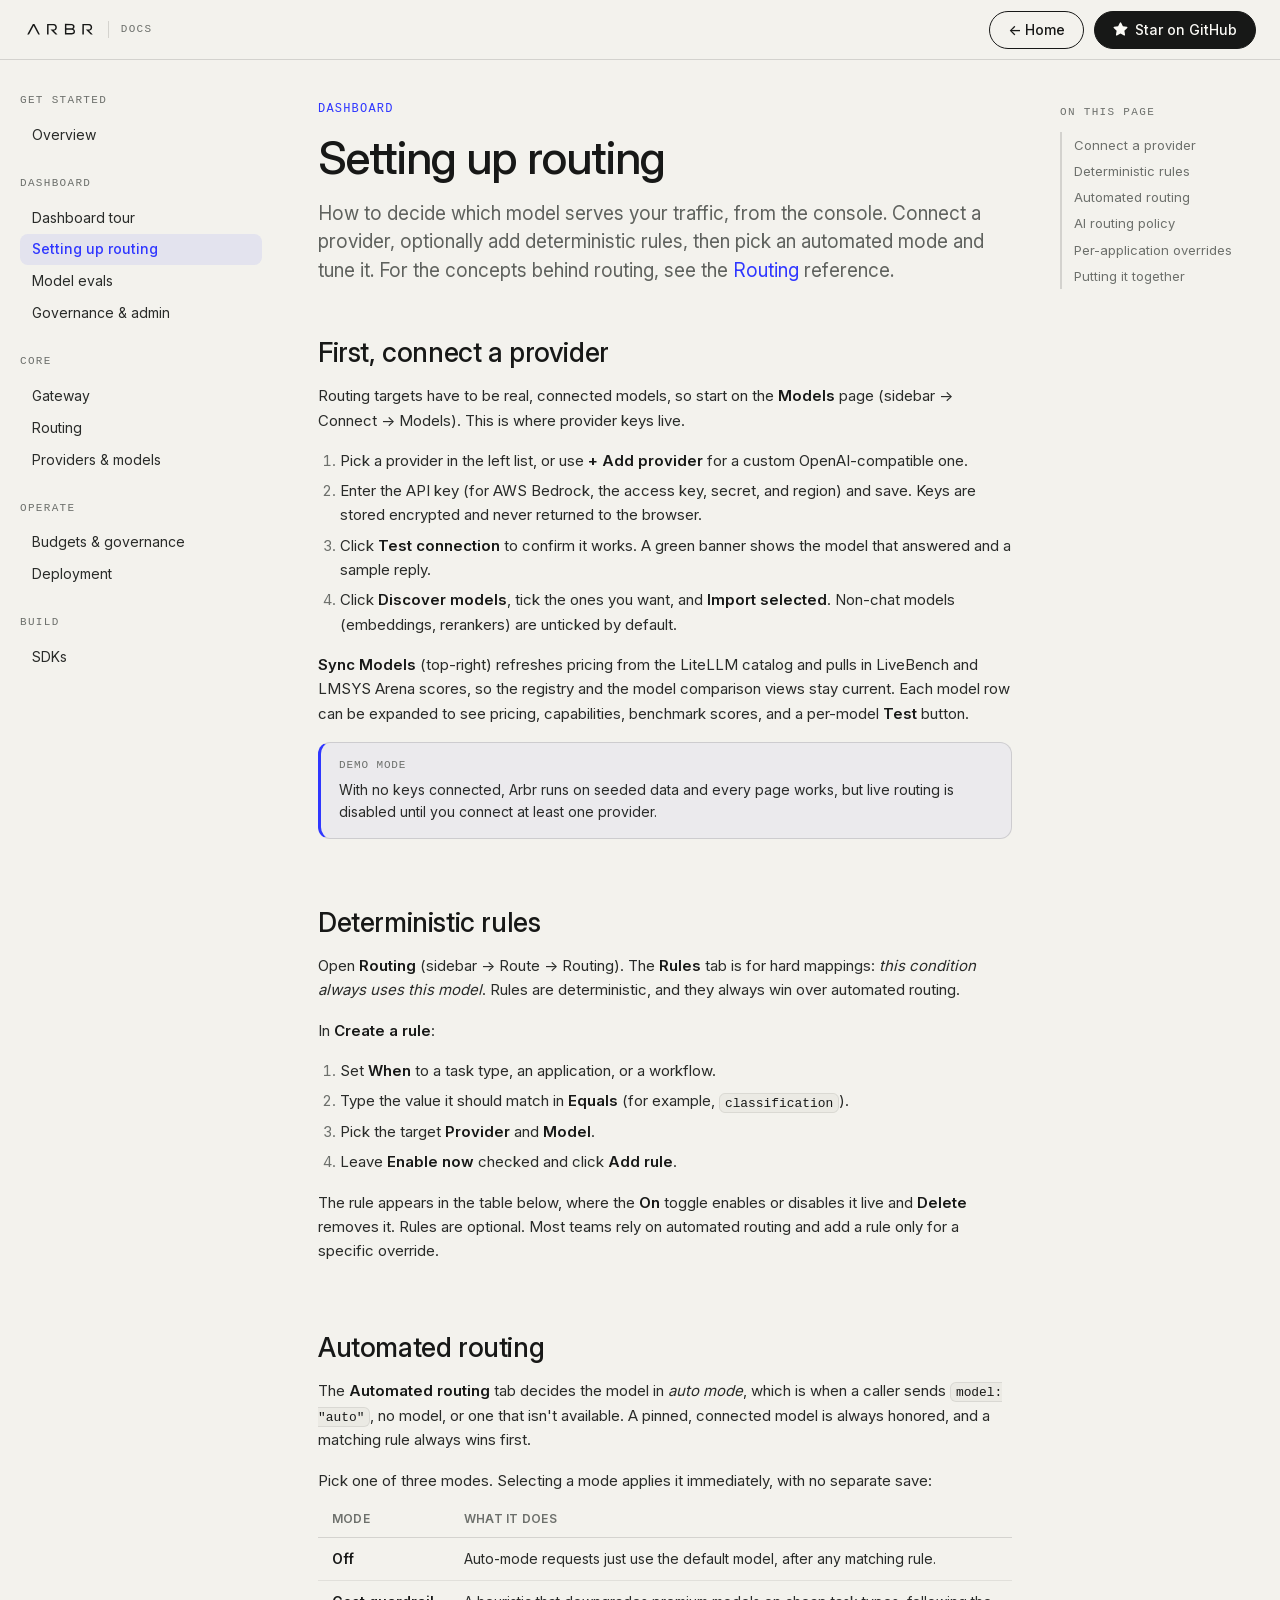
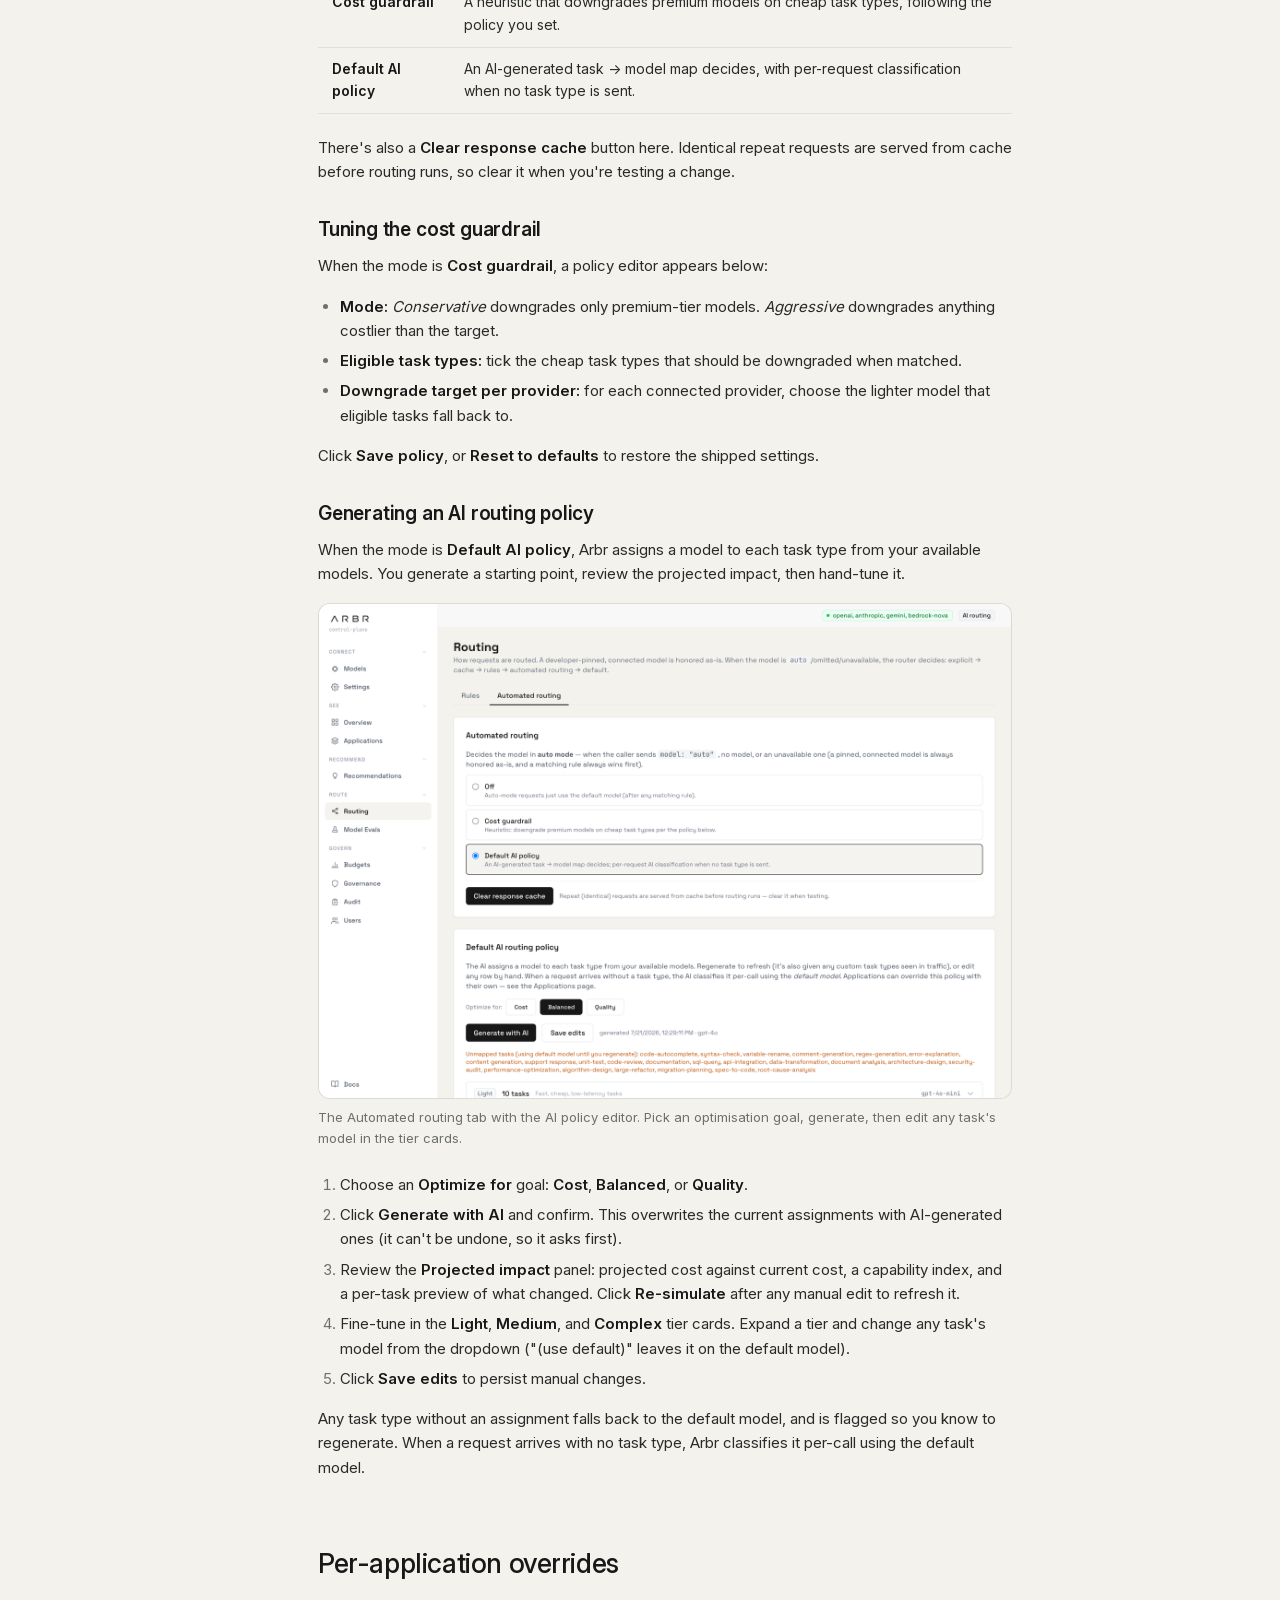
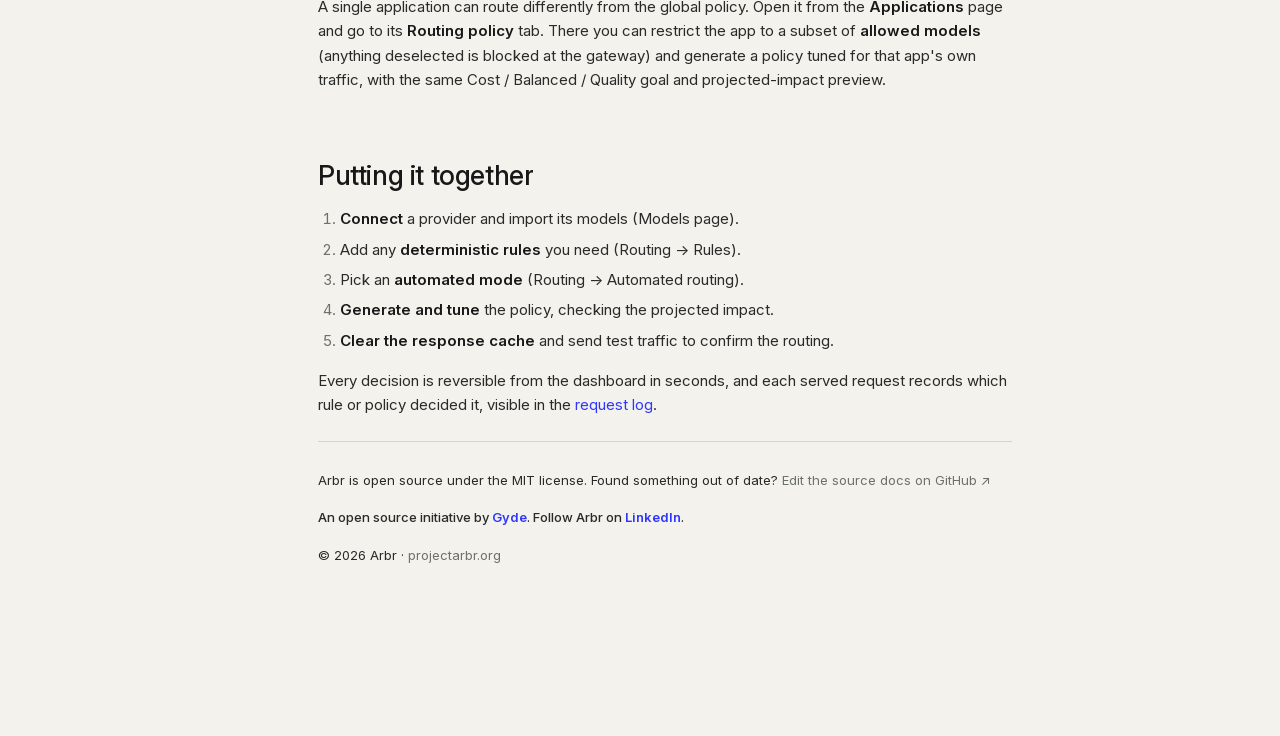
<file: docs/dashboard/routing/index.html>
<!DOCTYPE html>
<html lang="en">
<head>
  <meta charset="UTF-8" />
  <meta name="viewport" content="width=device-width, initial-scale=1.0" />
  <meta name="description" content="Set up routing from the Arbr console: connect a provider, create rules, choose an automated mode, and generate and tune an AI routing policy." />
  <title>Setting up routing · Arbr docs</title>

  <!-- Social share preview. Absolute URLs are required; scrapers do not resolve relative paths. -->
  <meta property="og:type" content="article" />
  <meta property="og:site_name" content="Arbr" />
  <meta property="og:url" content="https://projectarbr.org/docs/dashboard/routing/" />
  <meta property="og:title" content="Setting up routing · Arbr docs" />
  <meta property="og:description" content="Set up routing from the Arbr console: connect a provider, create rules, choose an automated mode, and generate and tune an AI routing policy." />
  <meta property="og:image" content="https://projectarbr.org/assets/og-image.png" />
  <meta property="og:image:width" content="1200" />
  <meta property="og:image:height" content="630" />
  <meta property="og:image:alt" content="Arbr — the open AI gateway and control plane" />
  <meta name="twitter:card" content="summary_large_image" />
  <meta name="twitter:title" content="Setting up routing · Arbr docs" />
  <meta name="twitter:description" content="Set up routing from the Arbr console: connect a provider, create rules, choose an automated mode, and generate and tune an AI routing policy." />
  <meta name="twitter:image" content="https://projectarbr.org/assets/og-image.png" />

  <link rel="icon" type="image/svg+xml" href="/favicon.svg" />
  <link rel="apple-touch-icon" href="/apple-touch-icon.png" />
  <link rel="preload" href="/fonts/inter-var-latin.woff2" as="font" type="font/woff2" crossorigin />
  <link rel="stylesheet" href="/docs/docs.css" />
</head>
<body>
  <header class="topbar">
    <a class="brand" href="/" aria-label="Arbr home">
      <img src="/assets/arbr-wordmark.svg" alt="Arbr" />
      <span class="tag">Docs</span>
    </a>
    <div class="topbar-actions">
      <a class="btn btn-light btn-hide-mobile" href="/">← Home</a>
      <a class="btn btn-dark btn-star" href="https://github.com/project-arbr/arbr-control-plane" target="_blank" rel="noopener">
        <svg viewBox="0 0 16 16" fill="currentColor" aria-hidden="true"><path d="M8 .25a.75.75 0 0 1 .673.418l1.882 3.815 4.21.612a.75.75 0 0 1 .416 1.279l-3.046 2.97.719 4.192a.75.75 0 0 1-1.088.791L8 12.347l-3.766 1.98a.75.75 0 0 1-1.088-.79l.72-4.194L.818 6.374a.75.75 0 0 1 .416-1.28l4.21-.611L7.327.668A.75.75 0 0 1 8 .25Z"/></svg>
        Star on GitHub
        <span class="gh-count" data-gh-stars hidden></span>
      </a>
    </div>
  </header>

  <div class="shell">
    <nav class="sidebar">
      <div class="group">
        <p class="group-title">Get started</p>
        <a href="/docs/">Overview</a>
      </div>
      <div class="group">
        <p class="group-title">Dashboard</p>
        <a href="/docs/dashboard/">Dashboard tour</a>
        <a href="/docs/dashboard/routing/" class="active">Setting up routing</a>
        <a href="/docs/dashboard/evals/">Model evals</a>
        <a href="/docs/dashboard/governance/">Governance & admin</a>
      </div>
      <div class="group">
        <p class="group-title">Core</p>
        <a href="/docs/gateway/">Gateway</a>
        <a href="/docs/routing/">Routing</a>
        <a href="/docs/providers/">Providers & models</a>
      </div>
      <div class="group">
        <p class="group-title">Operate</p>
        <a href="/docs/budgets-governance/">Budgets & governance</a>
        <a href="/docs/deployment/">Deployment</a>
      </div>
      <div class="group">
        <p class="group-title">Build</p>
        <a href="/docs/sdks/">SDKs</a>
      </div>
    </nav>

    <main class="content">
      <details class="mobile-nav">
      <summary>Setting up routing &nbsp;·&nbsp; menu</summary>
      <div class="m-links">
        <a href="/docs/">Overview</a>
        <a href="/docs/dashboard/">Dashboard tour</a>
        <a href="/docs/dashboard/routing/" class="active">Setting up routing</a>
        <a href="/docs/dashboard/evals/">Model evals</a>
        <a href="/docs/dashboard/governance/">Governance & admin</a>
        <a href="/docs/gateway/">Gateway</a>
        <a href="/docs/routing/">Routing</a>
        <a href="/docs/providers/">Providers & models</a>
        <a href="/docs/budgets-governance/">Budgets & governance</a>
        <a href="/docs/deployment/">Deployment</a>
        <a href="/docs/sdks/">SDKs</a>
      </div>
    </details>
      
<p class="kicker">Dashboard</p>
<h1>Setting up routing</h1>
<p class="lede">How to decide which model serves your traffic, from the console. Connect a provider, optionally add deterministic rules, then pick an automated mode and tune it. For the concepts behind routing, see the <a href="/docs/routing/">Routing</a> reference.</p>

<h2 id="connect">First, connect a provider</h2>
<p>Routing targets have to be real, connected models, so start on the <strong>Models</strong> page (sidebar → Connect → Models). This is where provider keys live.</p>
<ol>
<li>Pick a provider in the left list, or use <strong>+ Add provider</strong> for a custom OpenAI-compatible one.</li>
<li>Enter the API key (for AWS Bedrock, the access key, secret, and region) and save. Keys are stored encrypted and never returned to the browser.</li>
<li>Click <strong>Test connection</strong> to confirm it works. A green banner shows the model that answered and a sample reply.</li>
<li>Click <strong>Discover models</strong>, tick the ones you want, and <strong>Import selected</strong>. Non-chat models (embeddings, rerankers) are unticked by default.</li>
</ol>
<p><strong>Sync Models</strong> (top-right) refreshes pricing from the LiteLLM catalog and pulls in LiveBench and LMSYS Arena scores, so the registry and the model comparison views stay current. Each model row can be expanded to see pricing, capabilities, benchmark scores, and a per-model <strong>Test</strong> button.</p>

<div class="note">
<span class="note-label">Demo mode</span>
<p>With no keys connected, Arbr runs on seeded data and every page works, but live routing is disabled until you connect at least one provider.</p>
</div>

<h2 id="rules">Deterministic rules</h2>
<p>Open <strong>Routing</strong> (sidebar → Route → Routing). The <strong>Rules</strong> tab is for hard mappings: <em>this condition always uses this model</em>. Rules are deterministic, and they always win over automated routing.</p>
<p>In <strong>Create a rule</strong>:</p>
<ol>
<li>Set <strong>When</strong> to a task type, an application, or a workflow.</li>
<li>Type the value it should match in <strong>Equals</strong> (for example, <code>classification</code>).</li>
<li>Pick the target <strong>Provider</strong> and <strong>Model</strong>.</li>
<li>Leave <strong>Enable now</strong> checked and click <strong>Add rule</strong>.</li>
</ol>
<p>The rule appears in the table below, where the <strong>On</strong> toggle enables or disables it live and <strong>Delete</strong> removes it. Rules are optional. Most teams rely on automated routing and add a rule only for a specific override.</p>

<h2 id="automated">Automated routing</h2>
<p>The <strong>Automated routing</strong> tab decides the model in <em>auto mode</em>, which is when a caller sends <code>model: "auto"</code>, no model, or one that isn't available. A pinned, connected model is always honored, and a matching rule always wins first.</p>
<p>Pick one of three modes. Selecting a mode applies it immediately, with no separate save:</p>
<div class="table-scroll"><table>
<thead><tr><th>Mode</th><th>What it does</th></tr></thead>
<tbody>
<tr><td><strong>Off</strong></td><td>Auto-mode requests just use the default model, after any matching rule.</td></tr>
<tr><td><strong>Cost guardrail</strong></td><td>A heuristic that downgrades premium models on cheap task types, following the policy you set.</td></tr>
<tr><td><strong>Default AI policy</strong></td><td>An AI-generated task → model map decides, with per-request classification when no task type is sent.</td></tr>
</tbody>
</table></div>
<p>There's also a <strong>Clear response cache</strong> button here. Identical repeat requests are served from cache before routing runs, so clear it when you're testing a change.</p>

<h3 id="guardrail">Tuning the cost guardrail</h3>
<p>When the mode is <strong>Cost guardrail</strong>, a policy editor appears below:</p>
<ul>
<li><strong>Mode:</strong> <em>Conservative</em> downgrades only premium-tier models. <em>Aggressive</em> downgrades anything costlier than the target.</li>
<li><strong>Eligible task types:</strong> tick the cheap task types that should be downgraded when matched.</li>
<li><strong>Downgrade target per provider:</strong> for each connected provider, choose the lighter model that eligible tasks fall back to.</li>
</ul>
<p>Click <strong>Save policy</strong>, or <strong>Reset to defaults</strong> to restore the shipped settings.</p>

<h3 id="ai-policy">Generating an AI routing policy</h3>
<p>When the mode is <strong>Default AI policy</strong>, Arbr assigns a model to each task type from your available models. You generate a starting point, review the projected impact, then hand-tune it.</p>

<figure>
  <img src="/docs/dashboard/img/routing-ai-policy.png" alt="The automated routing tab with the AI policy editor: mode selector, Optimize-for buttons, and the task-to-model tier cards" />
  <figcaption>The Automated routing tab with the AI policy editor. Pick an optimisation goal, generate, then edit any task's model in the tier cards.</figcaption>
</figure>

<ol>
<li>Choose an <strong>Optimize for</strong> goal: <strong>Cost</strong>, <strong>Balanced</strong>, or <strong>Quality</strong>.</li>
<li>Click <strong>Generate with AI</strong> and confirm. This overwrites the current assignments with AI-generated ones (it can't be undone, so it asks first).</li>
<li>Review the <strong>Projected impact</strong> panel: projected cost against current cost, a capability index, and a per-task preview of what changed. Click <strong>Re-simulate</strong> after any manual edit to refresh it.</li>
<li>Fine-tune in the <strong>Light</strong>, <strong>Medium</strong>, and <strong>Complex</strong> tier cards. Expand a tier and change any task's model from the dropdown ("(use default)" leaves it on the default model).</li>
<li>Click <strong>Save edits</strong> to persist manual changes.</li>
</ol>
<p>Any task type without an assignment falls back to the default model, and is flagged so you know to regenerate. When a request arrives with no task type, Arbr classifies it per-call using the default model.</p>

<h2 id="per-app">Per-application overrides</h2>
<p>A single application can route differently from the global policy. Open it from the <strong>Applications</strong> page and go to its <strong>Routing policy</strong> tab. There you can restrict the app to a subset of <strong>allowed models</strong> (anything deselected is blocked at the gateway) and generate a policy tuned for that app's own traffic, with the same Cost / Balanced / Quality goal and projected-impact preview.</p>

<h2 id="recap">Putting it together</h2>
<ol>
<li><strong>Connect</strong> a provider and import its models (Models page).</li>
<li>Add any <strong>deterministic rules</strong> you need (Routing → Rules).</li>
<li>Pick an <strong>automated mode</strong> (Routing → Automated routing).</li>
<li><strong>Generate and tune</strong> the policy, checking the projected impact.</li>
<li><strong>Clear the response cache</strong> and send test traffic to confirm the routing.</li>
</ol>
<p>Every decision is reversible from the dashboard in seconds, and each served request records which rule or policy decided it, visible in the <a href="/docs/dashboard/#requests">request log</a>.</p>

      <footer class="docs-footer">
        <p>Arbr is open source under the MIT license. Found something out of date?
        <a href="https://github.com/project-arbr/arbr-control-plane/tree/main/docs" target="_blank" rel="noopener">Edit the source docs on GitHub ↗</a></p>
        <p class="docs-initiative">An open source initiative by <a href="https://gyde.ai" target="_blank" rel="noopener">Gyde</a>. Follow Arbr on <a href="https://www.linkedin.com/company/project-arbr/" target="_blank" rel="noopener">LinkedIn</a>.</p>
        <p>© 2026 Arbr · <a href="/">projectarbr.org</a></p>
      </footer>
    </main>

    <aside class="toc">
      <p class="toc-title">On this page</p>
      <a href="#connect">Connect a provider</a>
      <a href="#rules">Deterministic rules</a>
      <a href="#automated">Automated routing</a>
      <a href="#ai-policy">AI routing policy</a>
      <a href="#per-app">Per-application overrides</a>
      <a href="#recap">Putting it together</a>
    </aside>
  </div>

  <script>
    // Copy buttons for code blocks, same behaviour as the marketing page.
    document.querySelectorAll(".codeblock").forEach(function (block) {
      var btn = document.createElement("button");
      btn.className = "copy-btn";
      btn.type = "button";
      btn.textContent = "Copy";
      btn.addEventListener("click", function () {
        var code = block.querySelector("pre");
        navigator.clipboard.writeText(code ? code.innerText : "").then(function () {
          btn.textContent = "Copied";
          setTimeout(function () { btn.textContent = "Copy"; }, 1400);
        });
      });
      block.appendChild(btn);
    });
  </script>
  <script src="/assets/gh-stars.js" defer></script>
</body>
</html>
</file>
<file: docs/docs.css>
/* Arbr docs — shares the marketing site's design system (index.html :root). */
@font-face {
  font-family: "Inter";
  font-style: normal;
  font-weight: 100 900;
  font-display: swap;
  src: url("/fonts/inter-var-latin.woff2") format("woff2");
}

:root {
  --sans: "Inter", system-ui, -apple-system, "Segoe UI", Arial, sans-serif;
  --mono: ui-monospace, SFMono-Regular, Menlo, "Cascadia Code", monospace;
  --ink: #171817;
  --ink-2: #292b29;
  --paper: #f3f2ed;
  --paper-2: #ebeae4;
  --card: #fbfaf6;
  --line: rgba(23, 24, 23, .14);
  --line-soft: rgba(23, 24, 23, .08);
  --muted: #6d706c;
  --muted-2: #5f625e;
  /* Signal blue, single-sourced from the -rgb channel (matches the marketing site). */
  --signal-rgb: 47, 55, 255;
  --signal: rgb(var(--signal-rgb));
  --signal-deep: #2517e0;
  --max: 1240px;
  --radius: 20px;
  --radius-sm: 12px;
  --sidebar-w: 250px;
  --toc-w: 200px;
}

* { box-sizing: border-box; }

html { scroll-behavior: smooth; }

body {
  margin: 0;
  font-family: var(--sans);
  color: var(--ink);
  background: var(--paper);
  -webkit-font-smoothing: antialiased;
  text-rendering: optimizeLegibility;
  font-size: 15px;
  line-height: 1.62;
}

a { color: var(--signal); text-decoration: none; }
a:hover { text-decoration: underline; }

code, pre, .mono { font-family: var(--mono); }

/* ── Top bar ─────────────────────────────────────────────────────────────── */
.topbar {
  position: sticky;
  top: 0;
  z-index: 40;
  display: flex;
  align-items: center;
  justify-content: space-between;
  gap: 20px;
  height: 60px;
  padding: 0 24px;
  background: rgba(243, 242, 237, .82);
  backdrop-filter: saturate(140%) blur(12px);
  border-bottom: 1px solid var(--line);
}
.topbar .brand { display: inline-flex; align-items: center; gap: 12px; }
.topbar .brand img { height: 17px; display: block; }
.topbar .brand .tag {
  font-family: var(--mono);
  font-size: 11px;
  letter-spacing: .12em;
  text-transform: uppercase;
  color: var(--muted);
  padding-left: 12px;
  border-left: 1px solid var(--line);
}
.topbar-actions { display: flex; align-items: center; gap: 10px; }

.btn {
  display: inline-flex;
  align-items: center;
  gap: 8px;
  height: 38px;
  padding: 0 18px;
  border-radius: 999px;
  border: 1px solid var(--ink);
  background: transparent;
  color: var(--ink);
  font: 500 14px/1 var(--sans);
  cursor: pointer;
  transition: transform .15s, background .15s, color .15s, border-color .15s;
  white-space: nowrap;
}
.btn:hover { transform: translateY(-1px); text-decoration: none; }
.btn-dark { background: var(--ink); color: var(--white, #fbfaf6); border-color: var(--ink); }
.btn-dark:hover { background: var(--signal); border-color: var(--signal); color: #fff; }
.btn-light:hover { border-color: var(--signal); color: var(--signal); }
/* "Star on GitHub" — the count stays hidden until gh-stars.js has a real number,
   so the button is complete without it and nothing reflows when it lands. */
.btn-star { gap: 7px; }
.btn-star svg { width: 15px; height: 15px; flex: none; }
.gh-count {
  margin-left: 1px; padding-left: 8px;
  border-left: 1px solid rgba(255,255,255,.22);
  font-variant-numeric: tabular-nums; font-weight: 600;
}

/* ── Layout: sidebar · content · toc ─────────────────────────────────────── */
.shell {
  width: min(calc(100% - 40px), var(--max));
  margin: 0 auto;
  display: grid;
  grid-template-columns: var(--sidebar-w) minmax(0, 1fr) var(--toc-w);
  gap: 48px;
  align-items: start;
}

.sidebar {
  position: sticky;
  top: 60px;
  align-self: start;
  max-height: calc(100vh - 60px);
  overflow-y: auto;
  padding: 32px 8px 48px 0;
}
.sidebar .group { margin-bottom: 24px; }
.sidebar .group-title {
  font-family: var(--mono);
  font-size: 11px;
  letter-spacing: .12em;
  text-transform: uppercase;
  color: var(--muted);
  margin: 0 0 10px;
}
.sidebar a {
  display: block;
  padding: 6px 12px;
  margin: 1px 0;
  border-radius: 8px;
  color: var(--ink-2);
  font-size: 14px;
  line-height: 1.35;
}
.sidebar a:hover { background: var(--paper-2); text-decoration: none; }
.sidebar a.active {
  background: rgba(var(--signal-rgb), .08);
  color: var(--signal);
  font-weight: 500;
}

/* Mobile nav (a <details> that only shows narrow) */
.mobile-nav { display: none; }

.content {
  min-width: 0;
  padding: 40px 0 96px;
  max-width: 760px;
}

/* Right-hand "on this page" */
.toc {
  position: sticky;
  top: 60px;
  align-self: start;
  max-height: calc(100vh - 60px);
  overflow-y: auto;
  padding: 44px 0 48px;
  font-size: 13px;
}
.toc .toc-title {
  font-family: var(--mono);
  font-size: 11px;
  letter-spacing: .12em;
  text-transform: uppercase;
  color: var(--muted);
  margin: 0 0 10px;
}
.toc a {
  display: block;
  padding: 4px 0 4px 12px;
  border-left: 2px solid var(--line);
  color: var(--muted);
  line-height: 1.4;
}
.toc a:hover { color: var(--ink); border-color: var(--muted); text-decoration: none; }

/* ── Typography ──────────────────────────────────────────────────────────── */
.content .kicker {
  font-family: var(--mono);
  font-size: 12px;
  letter-spacing: .1em;
  text-transform: uppercase;
  color: var(--signal);
  margin: 0 0 14px;
}
.content h1 {
  font-size: clamp(34px, 4.6vw, 46px);
  line-height: 1.05;
  letter-spacing: -.022em;
  font-weight: 500;
  margin: 0 0 18px;
}
.content .lede {
  font-size: 19px;
  line-height: 1.5;
  color: var(--muted-2);
  margin: 0 0 8px;
}
.content h2 {
  font-size: 27px;
  line-height: 1.15;
  letter-spacing: -.015em;
  font-weight: 500;
  margin: 56px 0 16px;
  padding-top: 12px;
}
.content h2:first-of-type { margin-top: 40px; }
.content h3 {
  font-size: 19px;
  line-height: 1.25;
  letter-spacing: -.01em;
  font-weight: 600;
  margin: 34px 0 12px;
}
.content h4 {
  font-size: 15px;
  font-weight: 600;
  margin: 24px 0 8px;
  color: var(--ink-2);
}
.content p { margin: 0 0 16px; color: var(--ink-2); }
.content strong { font-weight: 600; color: var(--ink); }
.content ul, .content ol { margin: 0 0 16px; padding-left: 22px; color: var(--ink-2); }
.content li { margin: 6px 0; }
.content li::marker { color: var(--muted); }
.content hr { border: none; border-top: 1px solid var(--line); margin: 44px 0; }

/* Anchored headings */
.content h2, .content h3 { scroll-margin-top: 76px; }

/* ── Inline code + code blocks ───────────────────────────────────────────── */
.content :not(pre) > code {
  font-size: .86em;
  background: var(--paper-2);
  border: 1px solid var(--line-soft);
  border-radius: 6px;
  padding: .12em .38em;
  color: var(--ink);
}
.codeblock {
  position: relative;
  margin: 0 0 20px;
}
.codeblock pre {
  margin: 0;
  background: var(--ink);
  color: #e7e8e4;
  border-radius: var(--radius-sm);
  padding: 18px 20px;
  overflow-x: auto;
  font-size: 13px;
  line-height: 1.6;
}
.codeblock pre code { color: inherit; background: none; border: none; padding: 0; }
.codeblock .lang {
  position: absolute;
  top: 10px;
  right: 12px;
  font-family: var(--mono);
  font-size: 10px;
  letter-spacing: .1em;
  text-transform: uppercase;
  color: var(--muted-dark, #a9aca7);
}
.copy-btn {
  position: absolute;
  top: 8px;
  right: 10px;
  height: 26px;
  padding: 0 10px;
  border-radius: 6px;
  border: 1px solid rgba(243, 242, 237, .22);
  background: rgba(243, 242, 237, .06);
  color: #cfd0cc;
  font: 500 11px/1 var(--sans);
  cursor: pointer;
  opacity: 0;
  transition: opacity .15s, background .15s;
}
.codeblock:hover .copy-btn { opacity: 1; }
.copy-btn:hover { background: rgba(243, 242, 237, .16); }
.codeblock:has(.lang) .copy-btn { top: 8px; right: 10px; }

/* ── Tables ──────────────────────────────────────────────────────────────── */
.content table {
  width: 100%;
  border-collapse: collapse;
  margin: 0 0 22px;
  font-size: 14px;
}
.content th {
  text-align: left;
  font-weight: 600;
  font-size: 12px;
  letter-spacing: .02em;
  text-transform: uppercase;
  color: var(--muted);
  padding: 0 14px 8px;
  border-bottom: 1px solid var(--line);
}
.content td {
  padding: 10px 14px;
  border-bottom: 1px solid var(--line-soft);
  vertical-align: top;
  color: var(--ink-2);
}
.content td code { white-space: nowrap; }
/* Screenshots / figures */
.content figure { margin: 0 0 24px; }
.content figure img,
.content > img {
  display: block;
  max-width: 100%;
  height: auto;
  border: 1px solid var(--line);
  border-radius: var(--radius-sm);
  background: var(--card);
}
.content figcaption {
  margin-top: 8px;
  font-size: 13px;
  color: var(--muted);
}

.table-scroll { overflow-x: auto; margin: 0 0 22px; max-width: 100%; }
.table-scroll > table { margin-bottom: 0; min-width: 460px; }

/* ── Callouts ────────────────────────────────────────────────────────────── */
.note {
  border: 1px solid var(--line);
  border-left: 3px solid var(--signal);
  background: rgba(var(--signal-rgb), .04);
  border-radius: var(--radius-sm);
  padding: 14px 18px;
  margin: 0 0 20px;
  font-size: 14px;
}
.note.warn { border-left-color: #b26b1f; background: rgba(178, 107, 31, .06); }
.note p:last-child { margin-bottom: 0; }
.note .note-label {
  font-family: var(--mono);
  font-size: 11px;
  letter-spacing: .08em;
  text-transform: uppercase;
  color: var(--muted);
  display: block;
  margin-bottom: 4px;
}

/* ── Cards (feature grids, next-steps) ───────────────────────────────────── */
.cards {
  display: grid;
  grid-template-columns: repeat(auto-fit, minmax(220px, 1fr));
  gap: 14px;
  margin: 0 0 24px;
}
.card {
  border: 1px solid var(--line);
  border-radius: var(--radius-sm);
  background: var(--card);
  padding: 18px;
}
.card h3, .card h4 { margin-top: 0; }
.card p { font-size: 14px; margin-bottom: 0; }
a.card { color: inherit; display: block; transition: border-color .15s, transform .15s; }
a.card:hover { border-color: var(--signal); transform: translateY(-2px); text-decoration: none; }
a.card .go { color: var(--signal); font-size: 13px; font-weight: 500; margin-top: 8px; display: inline-block; }

/* Pills for enum values etc. */
.pill {
  display: inline-block;
  font-family: var(--mono);
  font-size: 12px;
  background: var(--paper-2);
  border: 1px solid var(--line);
  border-radius: 999px;
  padding: 2px 10px;
  margin: 2px 4px 2px 0;
  color: var(--ink);
}

/* ── Footer ──────────────────────────────────────────────────────────────── */
.docs-footer {
  border-top: 1px solid var(--line);
  margin-top: 24px;
  padding: 28px 0 60px;
  font-size: 13px;
  color: var(--muted);
}
.docs-footer a { color: var(--muted); }
.docs-footer a:hover { color: var(--ink); }
.docs-initiative { color: var(--ink); font-weight: 500; }
.docs-initiative a { color: var(--signal); font-weight: 600; }

/* ── Responsive ──────────────────────────────────────────────────────────── */
@media (max-width: 1080px) {
  .shell { grid-template-columns: var(--sidebar-w) minmax(0, 1fr); }
  .toc { display: none; }
}
@media (max-width: 860px) {
  .shell { grid-template-columns: 1fr; gap: 0; }
  .sidebar { display: none; }
  .mobile-nav { display: block; margin: 16px 0 0; }
  .mobile-nav > summary {
    list-style: none;
    cursor: pointer;
    padding: 12px 16px;
    border: 1px solid var(--line);
    border-radius: var(--radius-sm);
    font-weight: 500;
    background: var(--card);
  }
  .mobile-nav > summary::-webkit-details-marker { display: none; }
  .mobile-nav[open] > summary { border-radius: var(--radius-sm) var(--radius-sm) 0 0; }
  .mobile-nav .m-links {
    border: 1px solid var(--line);
    border-top: none;
    border-radius: 0 0 var(--radius-sm) var(--radius-sm);
    padding: 8px;
  }
  .mobile-nav .m-links a { display: block; padding: 8px 12px; border-radius: 8px; color: var(--ink-2); font-size: 14px; }
  .mobile-nav .m-links a.active { color: var(--signal); background: rgba(var(--signal-rgb), .08); }
  .content { padding: 28px 0 72px; }
  .topbar .brand .tag { display: none; }
  .btn-hide-mobile { display: none; }
}
</file>
